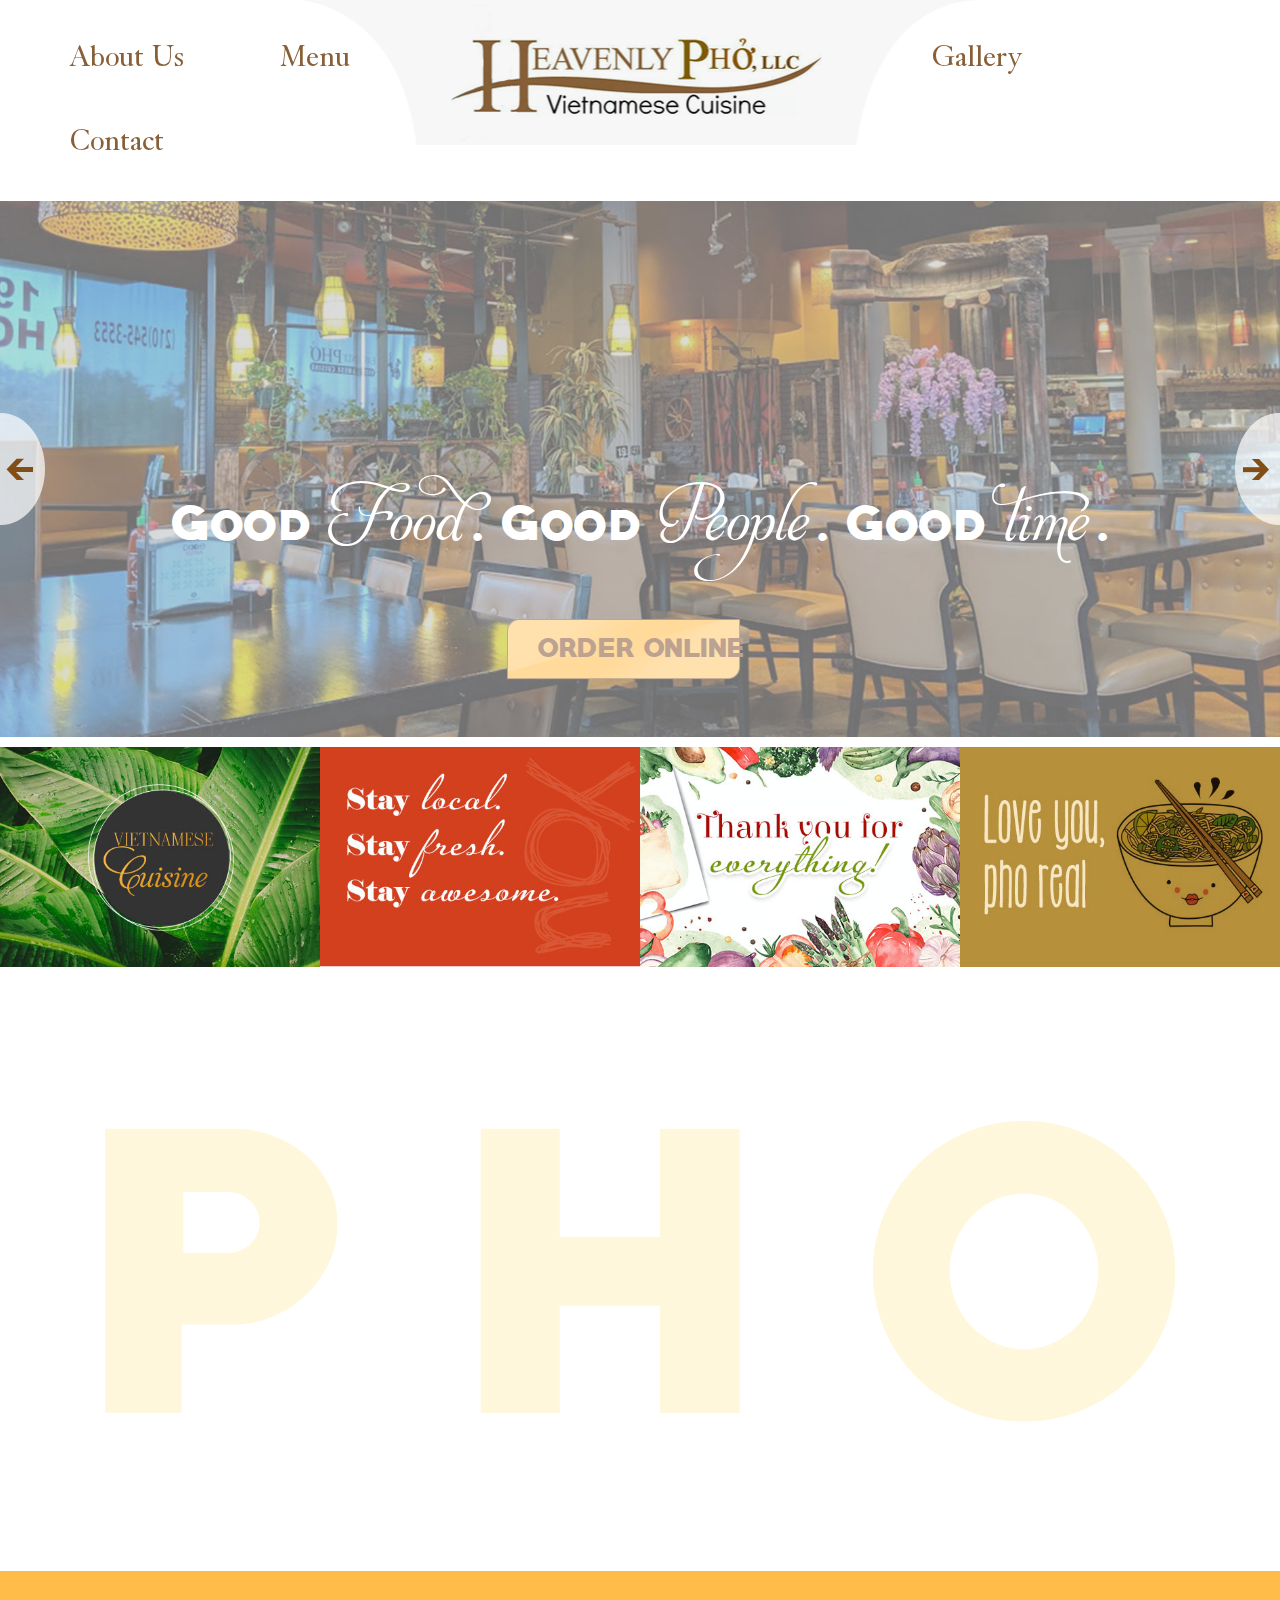
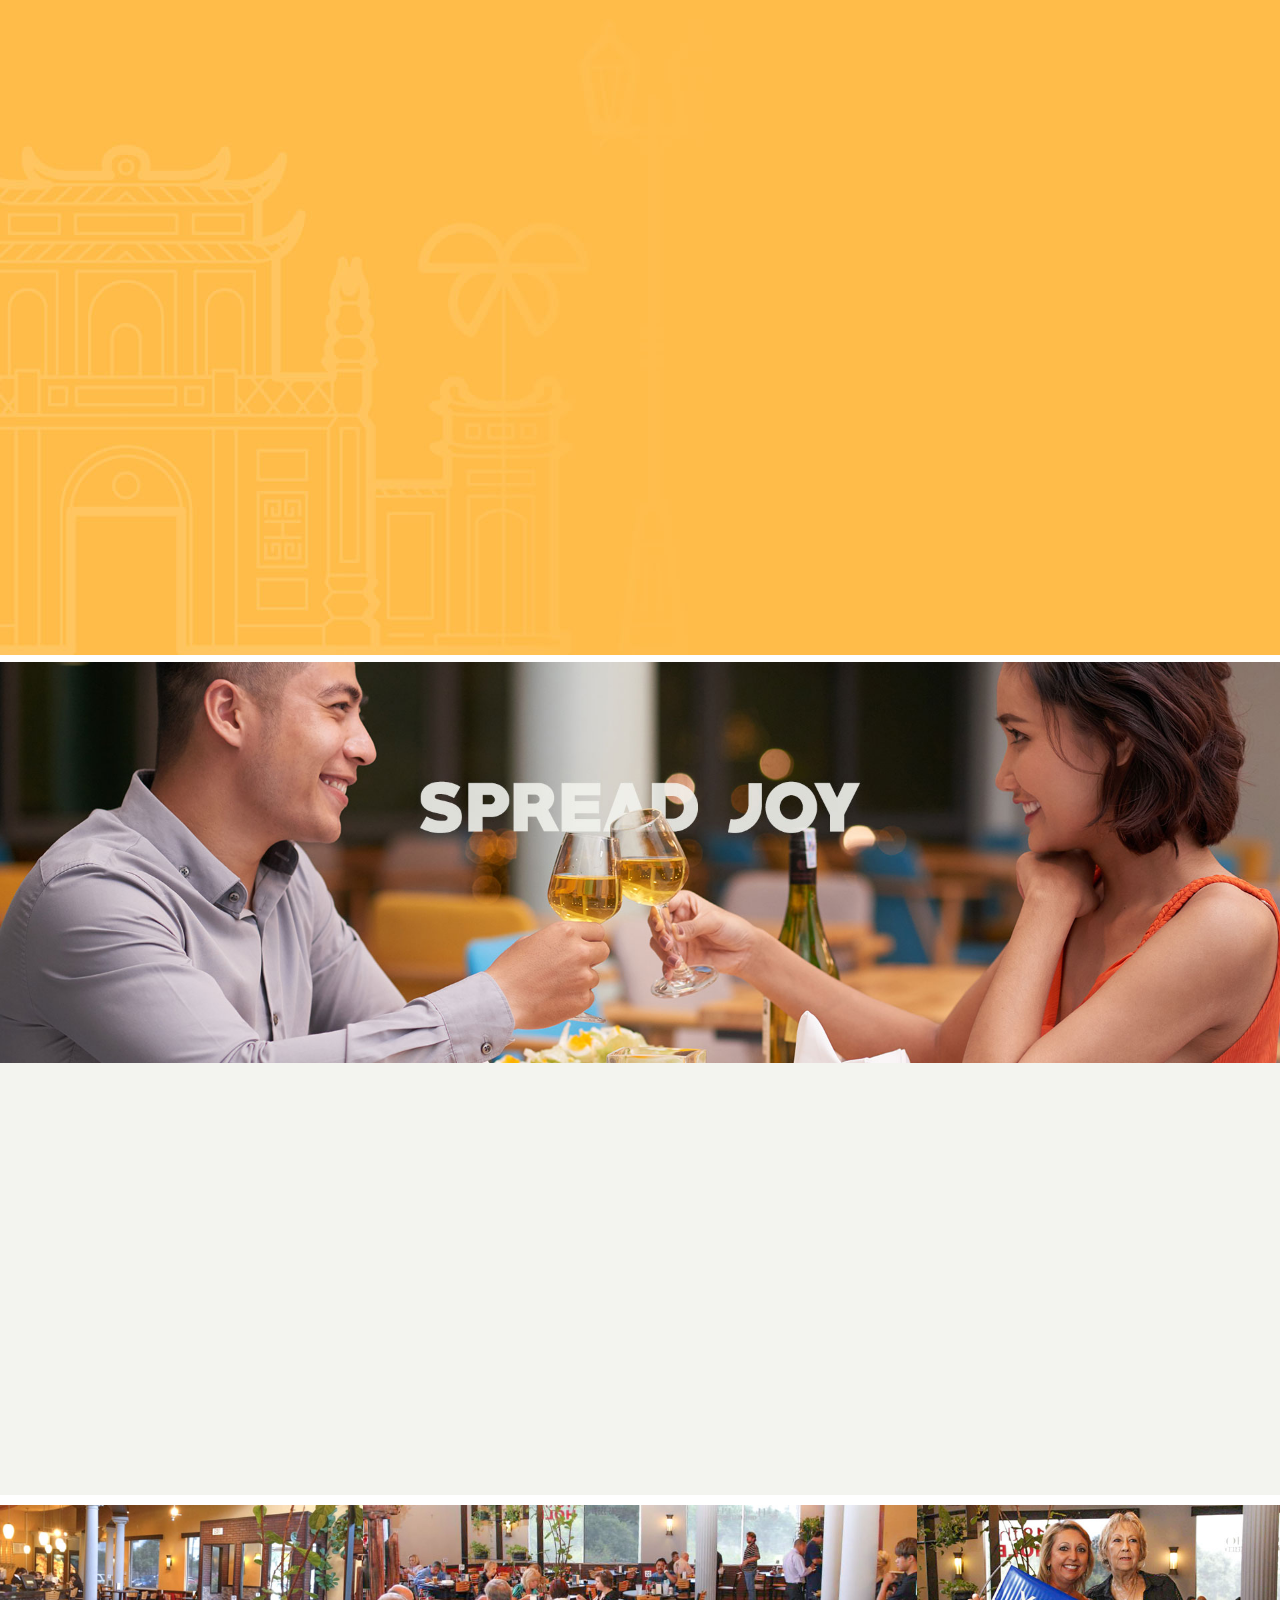
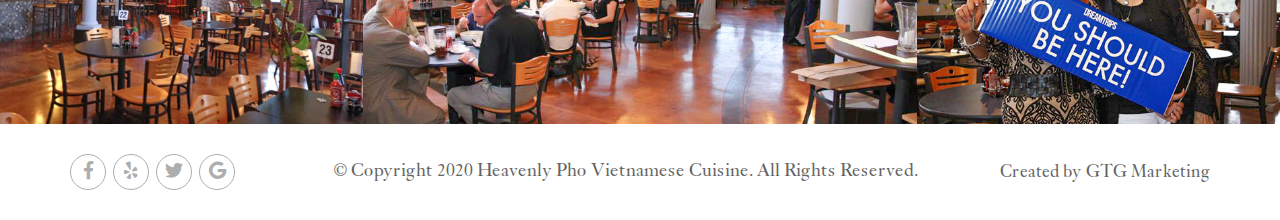
<file: public/index.html>
<!DOCTYPE html>
<html>

<head>
    <meta charset="utf-8">
    <meta http-equiv="X-UA-Compatible" content="IE=edge">
    <meta name="viewport" content="width=device-width, initial-scale=1, shrink-to-fit=no">
    <title></title>
    <link rel="stylesheet" href="">
    <!-- bootstrap -->
    <link rel="stylesheet" type="text/css" href="lib/animate.css">
    <link rel="stylesheet" type="text/css" href="lib/bootstrap/bootstrap.min.css">
    <link rel="stylesheet" type="text/css" href="lib/bootstrap/nomalize.css">
    <!-- fancy box -->
    <link rel="stylesheet" type="text/css" href="lib/fancybox/dist/jquery.fancybox.min.css">
    <!-- flexsilder -->
    <link rel="stylesheet" href="lib/flexslider/flexslider.css">
    <!-- font -->
    <link rel="stylesheet" href="lib/fontawesome/css/all.css">
    <!-- scroll bar -->
    <link rel="stylesheet" href="lib/scrollbar/jquery.mCustomScrollbar.min.css">
    <!-- slick -->
    <link rel="stylesheet" type="text/css" href="lib/slick/disk/slick.css" />
    <link rel="stylesheet" type="text/css" href="lib/slick/disk/slick-theme.css" />
    <!-- css -->
    <link rel="stylesheet" type="text/css" href="lib/animate.css">
    <link rel="stylesheet" type="text/css" href="css/mystyle.css">
    <link rel="stylesheet" type="text/css" href="css/customer.css">
    <link rel="stylesheet" type="text/css" href="css/responsive.css">
</head>

<body>
    <header>
        <div id="header-page">
            <div class="sticky">
                <div class="container">
                    <div class="row">
                        <div class="col-xl-12 col-12">
                            <div class="wrap-menu">
                                <div class="logo">
                                    <a href="#" class="logo-desktop"><img src="images/logo.png" alt=""></a>
                                    <a href="#" class="logo-mobile"><img src="images/logo-mobile.jpg" alt=""></a>
                                </div>
                                <div class="wrap-header-menu">
                                    <div class="navbar-collapse navbar-menu-mobile" id="myNavbar">
                                        <div class="navbar-sticky">
                                            <ul class="nav navbar-nav" id="nav-scrollbar">
                                                <li class="active"><a href="index.html">About Us</a></li>
                                                <li><a href="special.html">Menu</a></li>
                                                <li><a href="gallery.html">Gallery</a></li>
                                                <li><a href="contact.html">Contact</a></li>
                                            </ul>
                                        </div>
                                    </div>
                                </div>
                                <div class="navbar-button">
                                    <button type="button" class="button-sticky">
                                        <span class="icon-bar top-bar"></span>
                                        <span class="icon-bar  middle-bar"></span>
                                        <span class="icon-bar bottom-bar"></span>
                                    </button>
                                </div>
                            </div>
                        </div>
                    </div>
                </div>
            </div>
            <div class="banner-slide">
                <div class="flexslider">
                    <ul class="slides">
                        <li>
                            <div class="img-slide wow fadeInLeft">
                                <img class="banner-desktop" src="images/banner-slide1.jpg" alt="">
                                <img class="banner-mobile" src="images/banner-mobile-slide1.jpg" alt="">
                            </div>
                            <div class="text-slide wow fadeInRight">
                                <p>Good <span>Food</span>. Good <span>People</span>. Good <span>Time</span>.</p>
                                <div class="oreder-online">
                                    <a href="">Order Online</a>
                                </div>
                            </div>
                        </li>
                        <li>
                            <div class="img-slide wow fadeInLeft">
                                <img class="banner-desktop" src="images/banner-slide2.jpg" alt="">
                                <img class="banner-mobile" src="images/banner-mobile-slide1.jpg" alt="">
                            </div>
                            <div class="text-slide wow fadeInRight">
                                <p>Good <span>Food</span>. Good <span>People</span>. Good <span>Time</span>.</p>
                                <div class="oreder-online">
                                    <a href="">Order Online</a>
                                </div>
                            </div>
                        </li>
                        <li>
                            <div class="img-slide wow fadeInLeft">
                                <img class="banner-desktop" src="images/banner-slide2.jpg" alt="">
                                <img class="banner-mobile" src="images/banner-mobile-slide1.jpg" alt="">
                            </div>
                            <div class="text-slide wow fadeInRight">
                                <p>Good <span>Food</span>. Good <span>People</span>. Good <span>Time</span>.</p>
                                <div class="oreder-online">
                                    <a href="">Order Online</a>
                                </div>
                            </div>
                        </li>
                    </ul>
                    <div class="btn-flex">
                        <a href="" class="flex-prev">
                            <div class="img-flex-prev"></div>
                        </a>
                        <a href="" class="flex-next">
                            <div class="img-flex-next"></div>
                        </a>
                    </div>
                </div>
            </div>
        </div>
    </header>
    <main>
        <div id="page-home">
            <div class="block-qoute-img">
                <div class="qoute-img qoute-1 wow fadeInDown">
                    <img src="images/block-adv1.jpg" alt="">
                </div>
                <div class="qoute-img qoute-2 wow fadeInDown" data-wow-delay="0.5s">
                    <img src="images/block-adv2.jpg" alt="">
                </div>
                <div class="qoute-img qoute-3 wow fadeInDown" data-wow-delay="0.75s">
                    <img src="images/block-adv3.jpg" alt="">
                </div>
                <div class="qoute-img qoute-4 wow fadeInDown" data-wow-delay="1s">
                    <img src="images/block-adv4.jpg" alt="">
                </div>
            </div>
            <div class="about-home">
                <div class="container">
                    <div class="bg-about-home">
                        <div class="row">
                            <div class="col-xl-4 col-lg-4 col-md-12 col-12">
                                <div class="about-home__left wow fadeInLeft" data-wow-delay="0.25s">
                                    <div class="home-left__title">
                                        <h4>Heavenly Pho</h4>
                                        <p>Vietnamese Cuisine</p>
                                    </div>
                                    <div class="home-left__content">
                                        <p>Food – A little slice of Heaven. If anyone is switching up to try something new or looking for authentic Asian cuisines in San Antonio, Heavenly Pho is definitely a go-to spot to check out. From Vietnamese to Chinese,
                                            Thai, our extremely diverse menu has so many incredible dishes and flavors for you to choose from.</p>
                                    </div>
                                </div>
                            </div>
                            <div class="col-xl-4 col-lg-4 col-md-12 col-12">
                                <div class="about-home__center wow fadeInDown" data-wow-delay="0.75s">
                                    <img src="images/topho.png" alt="">
                                </div>
                            </div>
                            <div class="col-xl-4 col-lg-4 col-md-12 col-12">
                                <div class="about-home__right wow fadeInRight" data-wow-delay="0.25s">
                                    <p>Running as a family-owned business, we’re proud to have the courteous and attentive staff, who always deliver top-notch services. Our masterful chefs promise to offer you the best dishes with only the fresh ingredients,
                                        which satisfying every gastronome, even the picky ones. In order to make clients feel comfortable whenever they get here, the place is spaciously designed and tastefully arranged. All of the spectacular things will
                                        make your experience one of the most memorable. </p>
                                </div>
                            </div>
                        </div>
                    </div>
                </div>
            </div>
            <div class="feature-item">
                <div class="container">
                    <div class="row">
                        <div class="col-xl-12 col-12">
                            <div class="feature-item__title wow bounceIn">
                                <h4>FEATURED <span>Item</span></h4>
                            </div>
                        </div>
                    </div>
                    <div class="row feature-item__slick wow bounceInDown" data-wow-delay="0.25s">
                        <div class="col-xl-3 col-lg-3 col-md-3 col-12">
                            <div class="item-slick__img">
                                <img src="images/asian-chicken.png" alt="">
                            </div>
                            <div class="item-slide__title">
                                <h4>Asian chicken wings</h4>
                            </div>
                        </div>
                        <div class="col-xl-3 col-lg-3 col-md-3 col-12">
                            <div class="item-slick__img">
                                <img src="images/grilled-beef.png" alt="">
                            </div>
                            <div class="item-slide__title">
                                <h4>Grilled beef shrimp and egg rolls</h4>
                            </div>
                        </div>
                        <div class="col-xl-3 col-lg-3 col-md-3 col-12">
                            <div class="item-slick__img">
                                <img src="images/hot-soup.png" alt="">
                            </div>
                            <div class="item-slide__title">
                                <h4>Hot and sour soup</h4>
                            </div>
                        </div>
                        <div class="col-xl-3 col-lg-3 col-md-3 col-12">
                            <div class="item-slick__img">
                                <img src="images/vn-chicken.png" alt="">
                            </div>
                            <div class="item-slide__title">
                                <h4>Vietnamese roasted chicken</h4>
                            </div>
                        </div>
                        <div class="col-xl-3 col-lg-3 col-md-3 col-12">
                            <div class="item-slick__img">
                                <img src="images/hot-soup.png" alt="">
                            </div>
                            <div class="item-slide__title">
                                <h4>Hot and sour soup</h4>
                            </div>
                        </div>
                    </div>
                </div>
            </div>
            <div class="spread-joy">
                <div class="spread-joy__img">
                    <img class="spread-desktop" src="images/spred-img.jpg" alt="">
                    <img class="spread-mobile" src="images/spred-img-mobile.jpg" alt="">
                </div>
            </div>
            <div class="testimo ">
                <div class="container">
                    <div class="bg-testimo wow fadeInDownBig">
                        <div class="row">
                            <div class="col-xl-12 col-md-12 col-12">
                                <div class="testimo__slick">
                                    <div class="testimo-item">
                                        <div class="testimo-content">
                                            <p>Great food here. We have been here several times during work and have never had a bad experience. Several of our employees are vegetarians and there is plenty of choices for them. We will keep coming back any
                                                time we want some good Pho.</p>
                                        </div>
                                        <div class="testimo-auth">
                                            <p>tracy r.</p>
                                        </div>
                                    </div>
                                    <div class="testimo-item">
                                        <div class="testimo-content">
                                            <p>Great food here. We have been here several times during work and have never had a bad experience. Several of our employees are vegetarians and there is plenty of choices for them. We will keep coming back any
                                                time we want some good Pho.</p>
                                        </div>
                                        <div class="testimo-auth">
                                            <p>tracy r.</p>
                                        </div>
                                    </div>
                                </div>
                                <div class="btn-slick">
                                    <a href="" class="btn-prev"></a>
                                    <a href="" class="btn-next"></a>
                                </div>
                            </div>
                        </div>
                    </div>
                </div>
            </div>
        </div>
    </main>
    <footer>
        <div id="footer">
            <div class="footer-top">
                <div class="footer-top__img">
                    <div class="top-img top-img1">
                        <img src="images/footer-top-1.jpg" alt="">
                    </div>
                    <div class="top-img top-img2">
                        <img src="images/footer-top-2.jpg" alt="">
                    </div>
                    <div class="top-img top-img3">
                        <img src="images/footer-top-3.jpg" alt="">
                    </div>
                </div>
            </div>
            <div class="footer-bottom">
                <div class="container">
                    <div class="row">
                        <div class="col-xl-2 col-lg-2 col-md-12 col-12">
                            <div class="footer-social">
                                <ul>
                                    <li><a href="" target="_blank"><i class="fab fa-facebook-f"></i></a></li>
                                    <li><a href="" target="_blank"><i class="fab fa-yelp"></i></a></li>
                                    <li><a href="" target="_blank"><i class="fab fa-twitter"></i></a></li>
                                    <li><a href="" target="_blank"><i class="fab fa-google"></i></a></li>
                                </ul>
                            </div>
                        </div>
                        <div class="col-xl-7 col-lg-7 col-md-12 col-12">
                            <div class="footer-copyright">
                                <p>© Copyright 2020 Heavenly Pho Vietnamese Cuisine. All Rights Reserved.</p>
                            </div>
                        </div>
                        <div class="col-xl-3 col-lg-3 col-md-12 col-12">
                            <div class="footer-create">
                                <p>Created by <a href="">GTG Marketing</a></p>
                            </div>
                        </div>
                    </div>
                </div>
            </div>
        </div>
    </footer>
</body>
<!-- jquery -->
<script type="text/javascript" src="lib/jquery-3.4.1.min.js"></script>
<script type="text/javascript" src="lib/jquery-migrate-3.1.0.js"></script>
<!-- bootstrap -->
<script type="text/javascript" src="lib/bootstrap/bootstrap.min.js"></script>
<!-- fancy box -->
<script type="text/javascript" src="lib/fancybox/dist/jquery.fancybox.min.js"></script>
<!-- flex-slider -->
<script type="text/javascript" src="lib/flexslider/jquery.flexslider.js"></script>
<!-- slick -->
<script type="text/javascript" src="lib/slick/disk/slick.min.js"></script>
<!-- wow -->
<script type="text/javascript" src="lib/wow.min.js"></script>
<!-- lazy js -->
<script type="text/javascript" src="lib/jquery.lazy.min.js"></script>
<!-- main js -->
<script type="text/javascript" src="js/myscript.js"></script>
<script>
    new WOW().init();
</script>

</html>
</file>
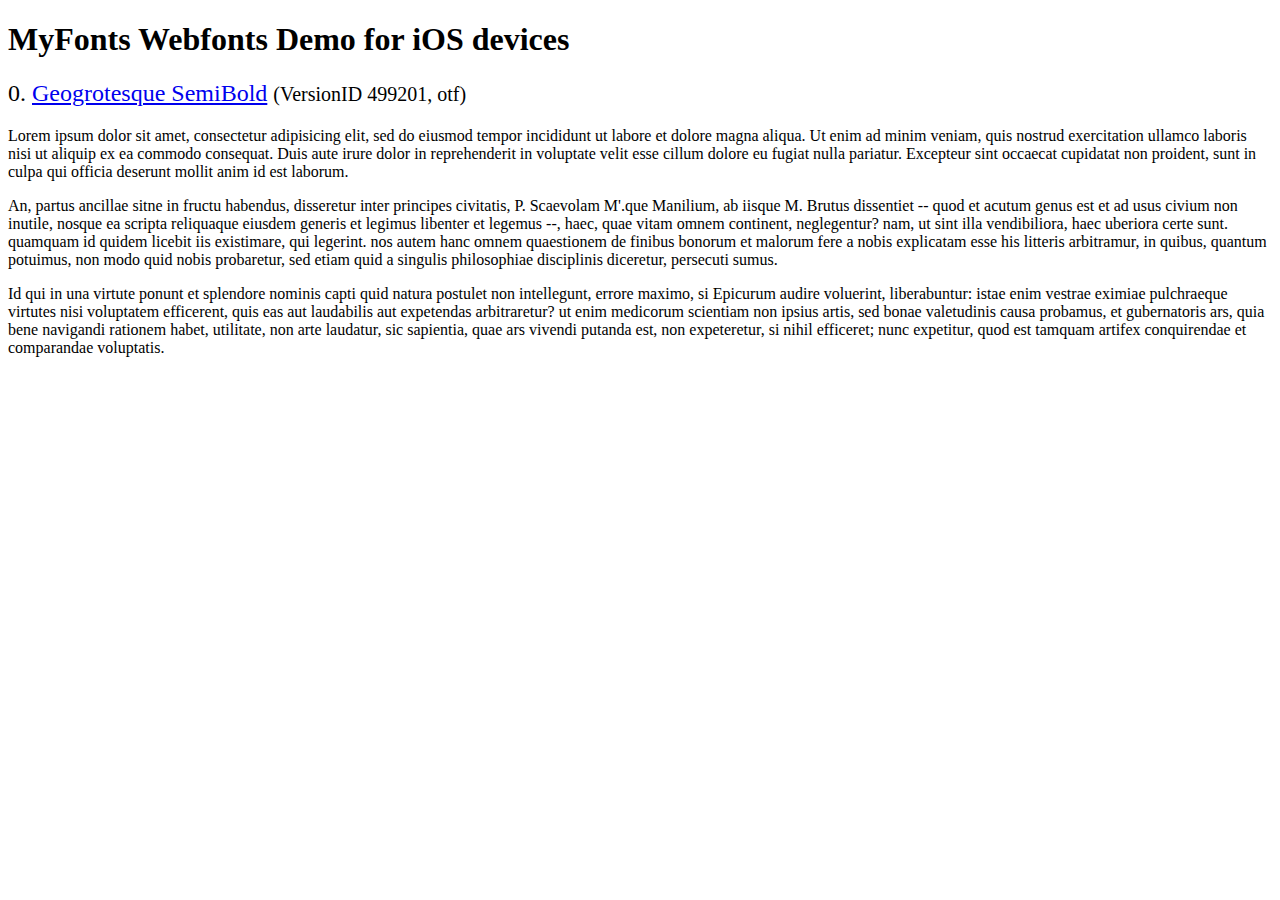
<file: public/lib/flexslider/demo/fonts/webfonts/geo-semibold/svg/index.html>
<!DOCTYPE html>
<html>
<head>
<title>MyFonts Webfonts Demo for iOS devices</title>
<meta http-equiv="content-type" content="text/html; charset=utf-8" />

<style type="text/css" media="all">

	h2 {
		 font-weight:normal;
	}

		
	@font-face {
		font-family:"Geogrotesque-SemiBold";
		src:url("style_169898.svg#Geogrotesque-SemiBold") format("svg");
	}
	
	.webfont_0 {
		font-family: Geogrotesque-SemiBold;
	}
		
</style>

</head>

<body>

<h1>MyFonts Webfonts Demo for iOS devices</h1>


<h2>0. <span class='webfont_0'><a href='http://new.myfonts.com/search/style::169898/'>Geogrotesque SemiBold</a></span>
<small>(VersionID 499201, otf)</small>
</h2>

<p class='webfont_0'>Lorem ipsum dolor sit amet, consectetur adipisicing elit, sed do eiusmod tempor incididunt ut labore et dolore magna aliqua. Ut enim ad minim veniam, quis nostrud exercitation ullamco laboris nisi ut aliquip ex ea commodo consequat. Duis aute irure dolor in reprehenderit in voluptate velit esse cillum dolore eu fugiat nulla pariatur. Excepteur sint occaecat cupidatat non proident, sunt in culpa qui officia deserunt mollit anim id est laborum.</p>

<p class='webfont_0'>An, partus ancillae sitne in fructu habendus, disseretur inter principes civitatis, P. Scaevolam M'.que Manilium, ab iisque M. Brutus dissentiet -- quod et acutum genus est et ad usus civium non inutile, nosque ea scripta reliquaque eiusdem generis et legimus libenter et legemus --, haec, quae vitam omnem continent, neglegentur? nam, ut sint illa vendibiliora, haec uberiora certe sunt. quamquam id quidem licebit iis existimare, qui legerint. nos autem hanc omnem quaestionem de finibus bonorum et malorum fere a nobis explicatam esse his litteris arbitramur, in quibus, quantum potuimus, non modo quid nobis probaretur, sed etiam quid a singulis philosophiae disciplinis diceretur, persecuti sumus.</p>

<p class='webfont_0'>Id qui in una virtute ponunt et splendore nominis capti quid natura postulet non intellegunt, errore maximo, si Epicurum audire voluerint, liberabuntur: istae enim vestrae eximiae pulchraeque virtutes nisi voluptatem efficerent, quis eas aut laudabilis aut expetendas arbitraretur? ut enim medicorum scientiam non ipsius artis, sed bonae valetudinis causa probamus, et gubernatoris ars, quia bene navigandi rationem habet, utilitate, non arte laudatur, sic sapientia, quae ars vivendi putanda est, non expeteretur, si nihil efficeret; nunc expetitur, quod est tamquam artifex conquirendae et comparandae voluptatis.</p>




</body>
</html>
</file>
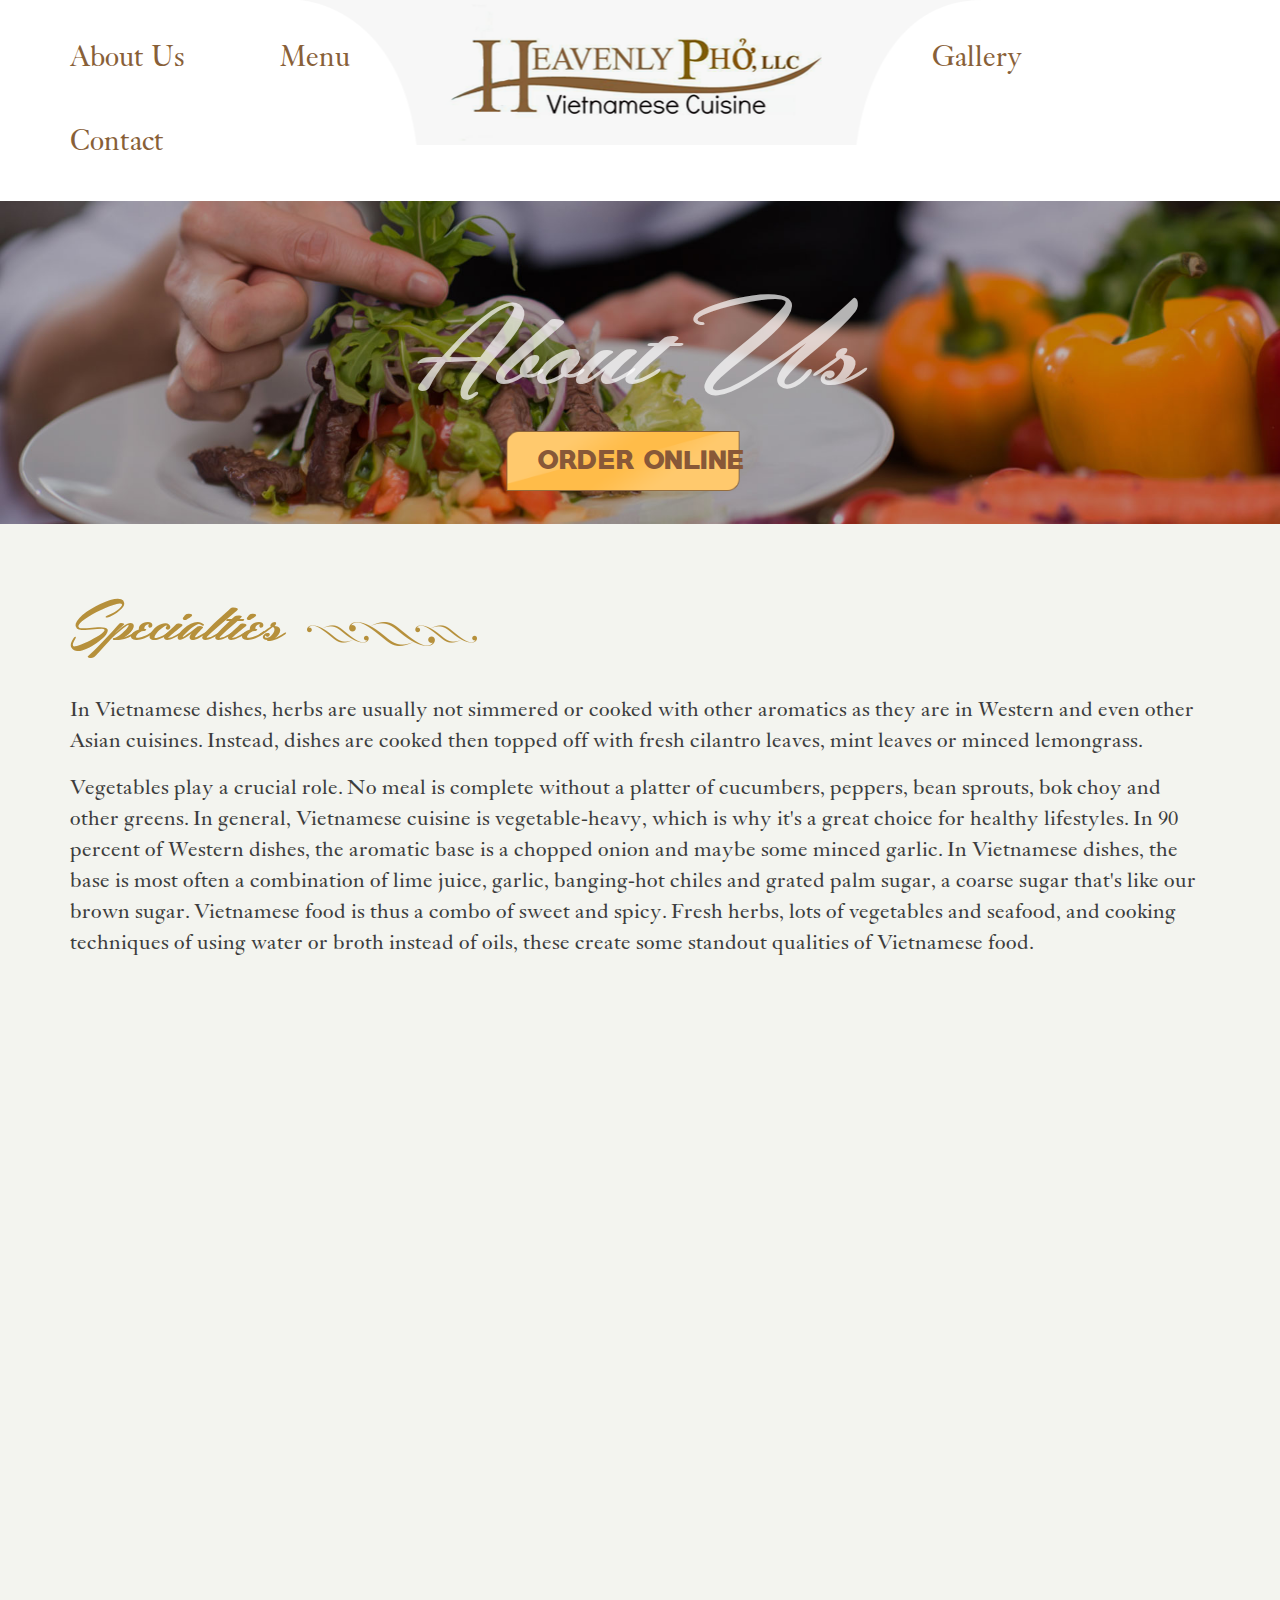
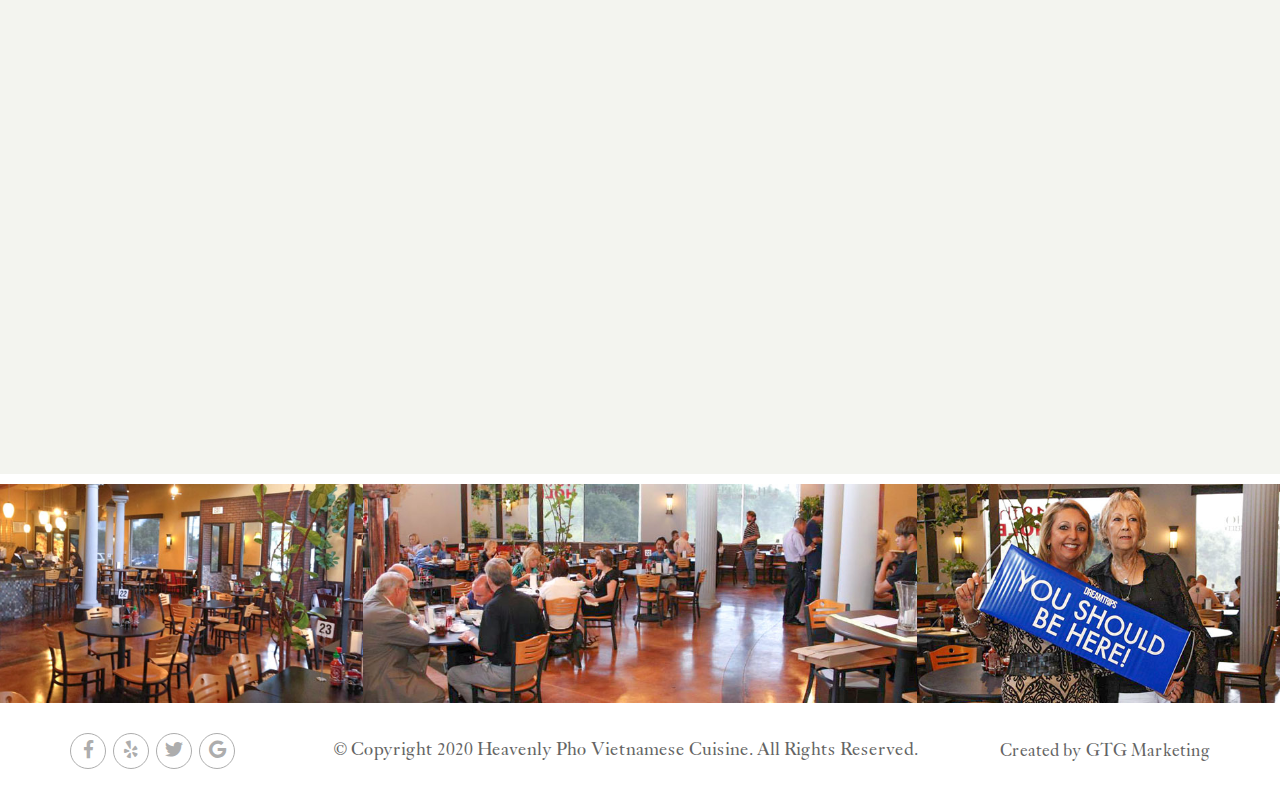
<file: public/about.html>
<!DOCTYPE html>
<html>

<head>
    <meta charset="utf-8" />
    <meta http-equiv="X-UA-Compatible" content="IE=edge" />
    <meta name="viewport" content="width=device-width, initial-scale=1, shrink-to-fit=no" />
    <title></title>
    <link rel="stylesheet" href="" />
    <!-- bootstrap -->
    <link rel="stylesheet" type="text/css" href="lib/animate.css" />
    <link rel="stylesheet" type="text/css" href="lib/bootstrap/bootstrap.min.css" />
    <link rel="stylesheet" type="text/css" href="lib/bootstrap/nomalize.css" />
    <!-- fancy box -->
    <link rel="stylesheet" type="text/css" href="lib/fancybox/dist/jquery.fancybox.min.css" />
    <!-- flexsilder -->
    <link rel="stylesheet" href="lib/flexslider/flexslider.css" />
    <!-- font -->
    <link rel="stylesheet" href="lib/fontawesome/css/all.css" />
    <!-- scroll bar -->
    <link rel="stylesheet" href="lib/scrollbar/jquery.mCustomScrollbar.min.css" />
    <!-- slick -->
    <link rel="stylesheet" type="text/css" href="lib/slick/disk/slick.css" />
    <link rel="stylesheet" type="text/css" href="lib/slick/disk/slick-theme.css" />
    <!-- css -->
    <link rel="stylesheet" type="text/css" href="lib/animate.css" />
    <link rel="stylesheet" type="text/css" href="css/mystyle.css" />
    <link rel="stylesheet" type="text/css" href="css/customer.css" />
    <link rel="stylesheet" type="text/css" href="css/responsive.css" />
</head>

<body>
    <header>
        <div id="header-page">
            <div class="sticky">
                <div class="container">
                    <div class="row">
                        <div class="col-xl-12 col-12">
                            <div class="wrap-menu">
                                <div class="logo">
                                    <a href="#" class="logo-desktop"><img src="images/logo.png" alt="" /></a>
                                    <a href="#" class="logo-mobile"><img src="images/logo-mobile.jpg" alt="" /></a>
                                </div>
                                <div class="wrap-header-menu">
                                    <div class="navbar-collapse navbar-menu-mobile" id="myNavbar">
                                        <div class="navbar-sticky">
                                            <ul class="nav navbar-nav" id="nav-scrollbar">
                                                <li class="active">
                                                    <a href="index.html">About Us</a>
                                                </li>
                                                <li><a href="special.html">Menu</a></li>
                                                <li><a href="gallery.html">Gallery</a></li>
                                                <li><a href="contact.html">Contact</a></li>
                                            </ul>
                                        </div>
                                    </div>
                                </div>
                                <div class="navbar-button">
                                    <button type="button" class="button-sticky">
                                        <span class="icon-bar top-bar"></span>
                                        <span class="icon-bar middle-bar"></span>
                                        <span class="icon-bar bottom-bar"></span>
                                    </button>
                                </div>
                            </div>
                        </div>
                    </div>
                </div>
            </div>
            <div class="banner-page">
                <div class="img-banner">
                    <img src="images/banner-about.jpg" alt="" />
                </div>
                <div class="title-page">
                    <p>About Us</p>
                </div>
                <div class="oreder-online">
                    <a href="">Order Online</a>
                </div>
            </div>
        </div>
    </header>
    <main>
        <div id="page-about">
            <div class="container">
                <div class="row">
                    <div class="col-xl-12 col-12">
                        <div class="about-special">
                            <div class="about-special__title wow fadeInDown">
                                <h4>Specialties</h4>
                            </div>
                            <div class="about-special__content wow fadeInDown" data-wow-delay="0.5s">
                                <p>
                                    In Vietnamese dishes, herbs are usually not simmered or
                                    cooked with other aromatics as they are in Western and even
                                    other Asian cuisines. Instead, dishes are cooked then topped
                                    off with fresh cilantro leaves, mint leaves or minced
                                    lemongrass.
                                </p>
                                <p>
                                    Vegetables play a crucial role. No meal is complete without
                                    a platter of cucumbers, peppers, bean sprouts, bok choy and
                                    other greens. In general, Vietnamese cuisine is
                                    vegetable-heavy, which is why it's a great choice for
                                    healthy lifestyles. In 90 percent of Western dishes, the
                                    aromatic base is a chopped onion and maybe some minced
                                    garlic. In Vietnamese dishes, the base is most often a
                                    combination of lime juice, garlic, banging-hot chiles and
                                    grated palm sugar, a coarse sugar that's like our brown
                                    sugar. Vietnamese food is thus a combo of sweet and spicy.
                                    Fresh herbs, lots of vegetables and seafood, and cooking
                                    techniques of using water or broth instead of oils, these
                                    create some standout qualities of Vietnamese food.
                                </p>
                            </div>
                            <div class="about-special__content--img">
                                <div class="content__img--left wow fadeInLeft" data-wow-delay="0.5s">
                                    <img src="images/topho-about.png" alt="" />
                                </div>
                                <div class="content__img--center wow fadeInDown">
                                    <p>
                                        One of the healthiest and most delicious Vietnamese dishes
                                        is Pho (pronounced "fuh"), an aromatic & broth-based
                                        noodle soup full of antioxidant-packed spices. Pho is a
                                        Vietnamese noodle soup consisting of broth, rice noodles,
                                        herbs, and meats. It is one of the popular street food in
                                        Vietnam and the specialty of many restaurants around the
                                        world. Pho is served in a bowl with a specific cut of
                                        white rice noodles in clear beef broth, with slim cuts of
                                        beef (steak, fatty flank, lean flank, brisket...).
                                    </p>
                                </div>
                                <div class="content__img--right wow fadeInRight" data-wow-delay="0.75s">
                                    <img src="images/about-img-right.png" alt="" />
                                </div>
                            </div>
                        </div>
                        <div class="about-history">
                            <div class="about-history__title wow fadeInDown" data-wow-delay="0.5s">
                                <h4>History</h4>
                            </div>
                            <div class="about-history__content">
                                <div class="history-content__left wow fadeInLeft" data-wow-delay="0.75s">
                                    <p>
                                        Established in 2013.<br />
                                        Our restaurant precisely follows a family recipe passed
                                        down from parent to child for many generations. Recently,
                                        we have taken this recipe and enhanced it for large-scale
                                        production. We have refined it further to reduce fat
                                        content but retain the distinct flavors and aromas unique
                                        in Vietnamese Pho.
                                    </p>
                                </div>
                                <div class="history-content__right wow fadeInRight" data-wow-delay="0.75s">
                                    <img src="images/about-history-img.png" alt="" />
                                </div>
                            </div>
                        </div>
                        <div class="about-manager">
                            <div class="about-manager__title wow fadeInDown">
                                <h4>Meet the Manager</h4>
                            </div>
                            <div class="about-manager__content">
                                <div class="manager__content--name wow fadeIn" data-wow-delay="0.25s">
                                    <p>Phuong L., Manager</p>
                                </div>
                                <div class="manager__content--said wow fadeIn" data-wow-delay="0.25s">
                                    <p>
                                        We have been in the restaurant business for over 15 years
                                        up to now. I have picked up many skills and recipes while
                                        working with my family at their restaurant. I also love to
                                        eat, but I'm a picky eater, and I can assure you that the
                                        food at Heavenly Pho is prepared to the highest
                                        standards.”
                                    </p>
                                </div>
                            </div>
                        </div>
                    </div>
                </div>
            </div>
        </div>
    </main>
    <footer>
        <div id="footer">
            <div class="footer-top">
                <div class="footer-top__img">
                    <div class="top-img top-img1">
                        <img src="images/footer-top-1.jpg" alt="" />
                    </div>
                    <div class="top-img top-img2">
                        <img src="images/footer-top-2.jpg" alt="" />
                    </div>
                    <div class="top-img top-img3">
                        <img src="images/footer-top-3.jpg" alt="" />
                    </div>
                </div>
            </div>
            <div class="footer-bottom">
                <div class="container">
                    <div class="row">
                        <div class="col-xl-2 col-lg-2 col-md-12 col-12">
                            <div class="footer-social">
                                <ul>
                                    <li>
                                        <a href="" target="_blank"><i class="fab fa-facebook-f"></i></a>
                                    </li>
                                    <li>
                                        <a href="" target="_blank"><i class="fab fa-yelp"></i></a>
                                    </li>
                                    <li>
                                        <a href="" target="_blank"><i class="fab fa-twitter"></i></a>
                                    </li>
                                    <li>
                                        <a href="" target="_blank"><i class="fab fa-google"></i></a>
                                    </li>
                                </ul>
                            </div>
                        </div>
                        <div class="col-xl-7 col-lg-7 col-md-12 col-12">
                            <div class="footer-copyright">
                                <p>
                                    © Copyright 2020 Heavenly Pho Vietnamese Cuisine. All Rights
                                    Reserved.
                                </p>
                            </div>
                        </div>
                        <div class="col-xl-3 col-lg-3 col-md-12 col-12">
                            <div class="footer-create">
                                <p>Created by <a href="">GTG Marketing</a></p>
                            </div>
                        </div>
                    </div>
                </div>
            </div>
        </div>
    </footer>
</body>
<!-- jquery -->
<script type="text/javascript" src="lib/jquery-3.4.1.min.js"></script>
<script type="text/javascript" src="lib/jquery-migrate-3.1.0.js"></script>
<!-- bootstrap -->
<script type="text/javascript" src="lib/bootstrap/bootstrap.min.js"></script>
<!-- fancy box -->
<script type="text/javascript" src="lib/fancybox/dist/jquery.fancybox.min.js"></script>
<!-- flex-slider -->
<script type="text/javascript" src="lib/flexslider/jquery.flexslider.js"></script>
<!-- slick -->
<script type="text/javascript" src="lib/slick/disk/slick.min.js"></script>
<!-- wow -->
<script type="text/javascript" src="lib/wow.min.js"></script>
<!-- lazy js -->
<script type="text/javascript" src="lib/jquery.lazy.min.js"></script>
<!-- main js -->
<script type="text/javascript" src="js/myscript.js"></script>
<script>
    new WOW().init();
</script>

</html>
</file>
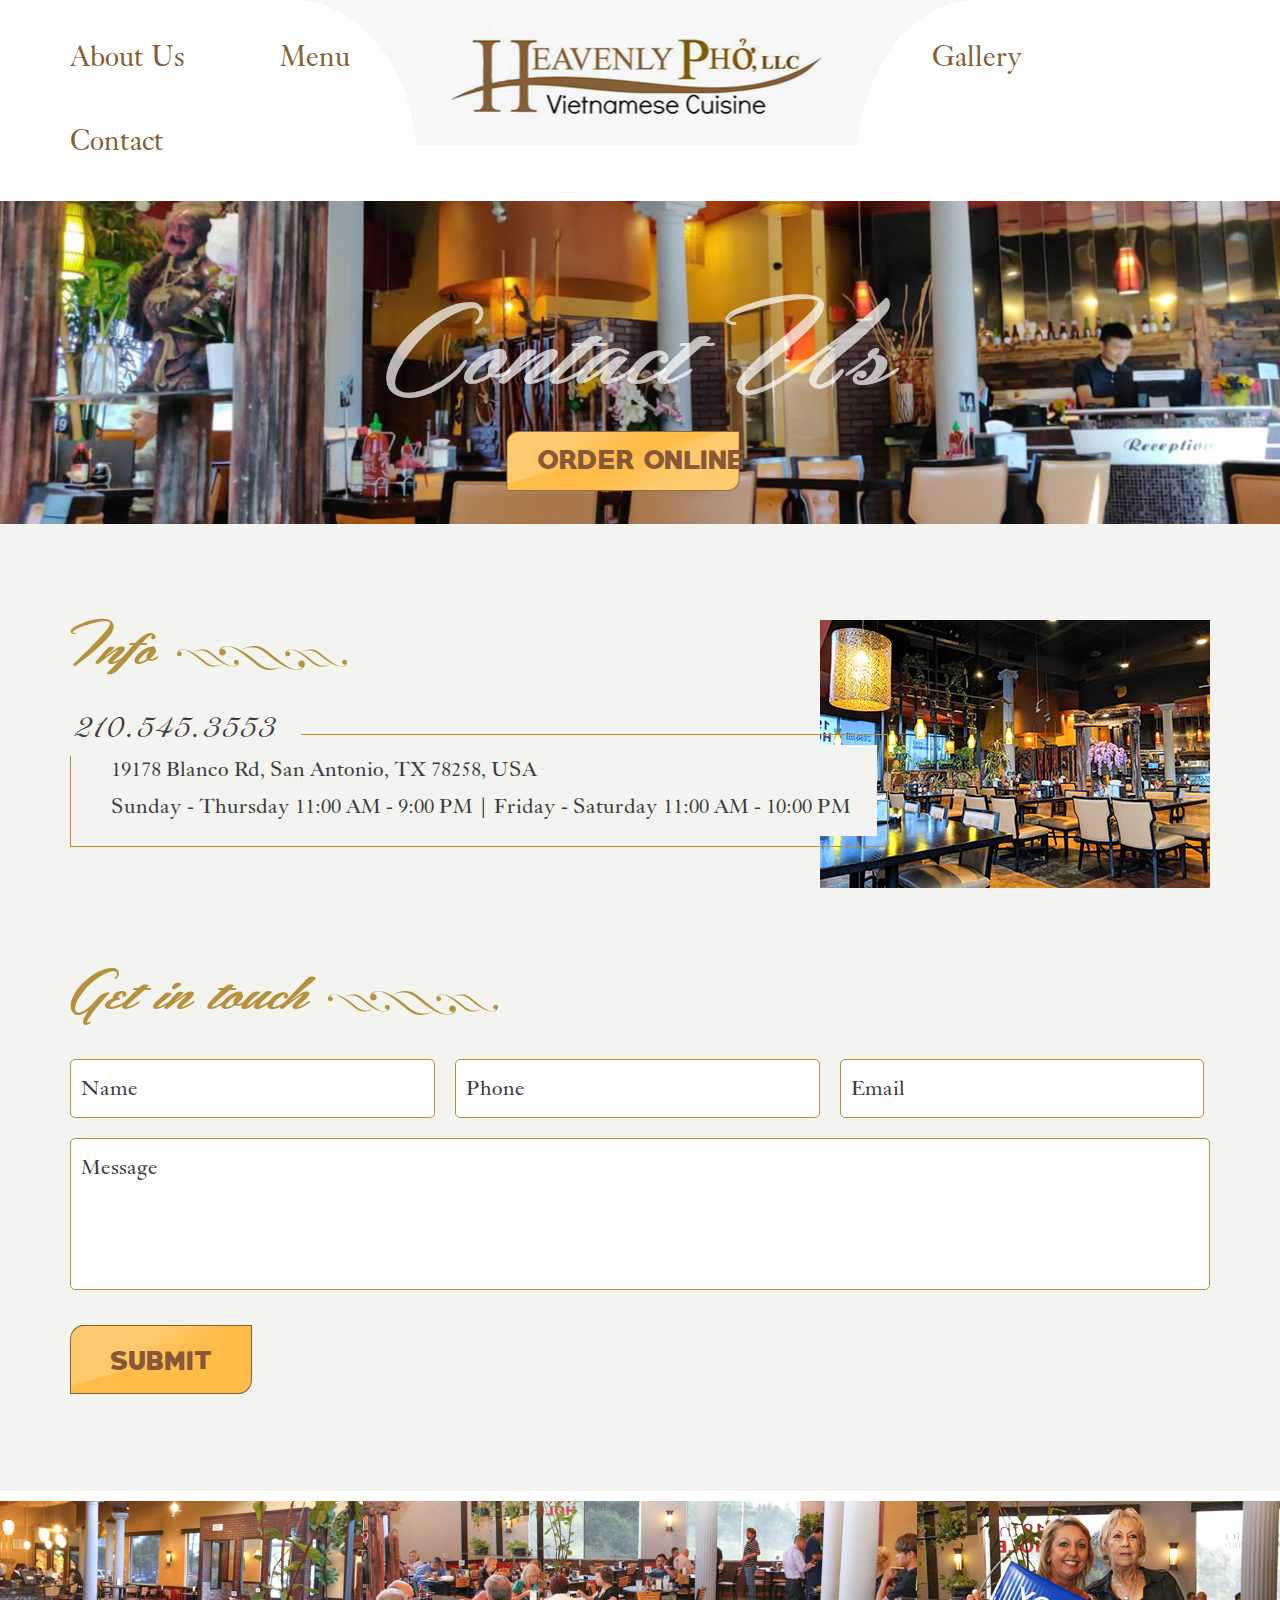
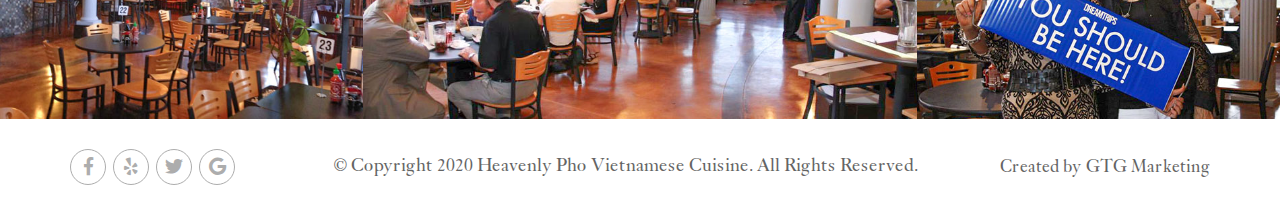
<file: public/contact.html>
<!DOCTYPE html>
<html>

<head>
    <meta charset="utf-8">
    <meta http-equiv="X-UA-Compatible" content="IE=edge">
    <meta name="viewport" content="width=device-width, initial-scale=1, shrink-to-fit=no">
    <title></title>
    <link rel="stylesheet" href="">
    <!-- bootstrap -->
    <link rel="stylesheet" type="text/css" href="lib/animate.css">
    <link rel="stylesheet" type="text/css" href="lib/bootstrap/bootstrap.min.css">
    <link rel="stylesheet" type="text/css" href="lib/bootstrap/nomalize.css">
    <!-- fancy box -->
    <link rel="stylesheet" type="text/css" href="lib/fancybox/dist/jquery.fancybox.min.css">
    <!-- flexsilder -->
    <link rel="stylesheet" href="lib/flexslider/flexslider.css">
    <!-- font -->
    <link rel="stylesheet" href="lib/fontawesome/css/all.css">
    <!-- scroll bar -->
    <link rel="stylesheet" href="lib/scrollbar/jquery.mCustomScrollbar.min.css">
    <!-- slick -->
    <link rel="stylesheet" type="text/css" href="lib/slick/disk/slick.css" />
    <link rel="stylesheet" type="text/css" href="lib/slick/disk/slick-theme.css" />
    <!-- css -->
    <link rel="stylesheet" type="text/css" href="lib/animate.css">
    <link rel="stylesheet" type="text/css" href="css/mystyle.css">
    <link rel="stylesheet" type="text/css" href="css/customer.css">
    <link rel="stylesheet" type="text/css" href="css/responsive.css">
</head>

<body>
    <header>
        <div id="header-page">
            <div class="sticky">
                <div class="container">
                    <div class="row">
                        <div class="col-xl-12 col-12">
                            <div class="wrap-menu">
                                <div class="logo">
                                    <a href="#" class="logo-desktop"><img src="images/logo.png" alt=""></a>
                                    <a href="#" class="logo-mobile"><img src="images/logo-mobile.jpg" alt=""></a>
                                </div>
                                <div class="wrap-header-menu">
                                    <div class="navbar-collapse navbar-menu-mobile" id="myNavbar">
                                        <div class="navbar-sticky">
                                            <ul class="nav navbar-nav" id="nav-scrollbar">
                                                <li class="active"><a href="index.html">About Us</a></li>
                                                <li><a href="special.html">Menu</a></li>
                                                <li><a href="gallery.html">Gallery</a></li>
                                                <li><a href="contact.html">Contact</a></li>
                                            </ul>
                                        </div>
                                    </div>
                                </div>
                                <div class="navbar-button">
                                    <button type="button" class="button-sticky">
                                        <span class="icon-bar top-bar"></span>
                                        <span class="icon-bar  middle-bar"></span>
                                        <span class="icon-bar bottom-bar"></span>
                                    </button>
                                </div>
                            </div>
                        </div>
                    </div>
                </div>
            </div>
            <div class="banner-page">
                <div class="img-banner">
                    <img src="images/banner-contact.jpg" alt="">
                </div>
                <div class="title-page">
                    <p>Contact Us</p>
                </div>
                <div class="oreder-online">
                    <a href="">Order Online</a>
                </div>
            </div>
        </div>
    </header>
    <main>
        <div id="page-contact">
            <div class="container">
                <div class="row">
                    <div class="col-xl-12 col-12">
                        <div class="contact-info">
                            <div class="contact-info__title wow fadeInDown">
                                <h4>Info</h4>
                            </div>
                            <div class="contact-info__content">
                                <div class="info-content__left wow fadeInLeft" data-wow-delay="0.5s">
                                    <div class="content-left__phone ">
                                        <a href="tel:+">210.545.3553</a>
                                    </div>
                                    <div class="content-left__add ">
                                        <ul>
                                            <li>19178 Blanco Rd, San Antonio, TX 78258, USA</li>
                                            <li>Sunday - Thursday 11:00 AM - 9:00 PM | Friday - Saturday 11:00 AM -
                                                10:00 PM </li>
                                        </ul>
                                    </div>
                                </div>
                                <div class="info-content__right wow fadeInRight" data-wow-delay="0.75s">
                                    <img src="images/contact-img.jpg" alt="">
                                </div>
                            </div>
                        </div>
                        <div class="contact-form">
                            <div class="contact-form__title">
                                <h4>Get in touch</h4>
                            </div>
                            <div class="contact-form__form">
                                <div class="name-contact">
                                    <input type="text" placeholder="Name">
                                </div>
                                <div class="phone-contact">
                                    <input type="tel" placeholder="Phone">
                                </div>
                                <div class="email-contact">
                                    <input type="email" placeholder="Email">
                                </div>
                                <div class="text-contact">
                                    <textarea name="" id="" cols="30" rows="4" placeholder="Message"></textarea>
                                </div>
                                <div class="submit-contact">
                                    <input type="submit" value="Submit">
                                </div>
                            </div>
                        </div>
                    </div>
                </div>
            </div>
        </div>
    </main>
    <footer>
        <div id="footer">
            <div class="footer-top">
                <div class="footer-top__img">
                    <div class="top-img top-img1">
                        <img src="images/footer-top-1.jpg" alt="">
                    </div>
                    <div class="top-img top-img2">
                        <img src="images/footer-top-2.jpg" alt="">
                    </div>
                    <div class="top-img top-img3">
                        <img src="images/footer-top-3.jpg" alt="">
                    </div>
                </div>
            </div>
            <div class="footer-bottom">
                <div class="container">
                    <div class="row">
                        <div class="col-xl-2 col-lg-2 col-md-12 col-12">
                            <div class="footer-social">
                                <ul>
                                    <li><a href="" target="_blank"><i class="fab fa-facebook-f"></i></a></li>
                                    <li><a href="" target="_blank"><i class="fab fa-yelp"></i></a></li>
                                    <li><a href="" target="_blank"><i class="fab fa-twitter"></i></a></li>
                                    <li><a href="" target="_blank"><i class="fab fa-google"></i></a></li>
                                </ul>
                            </div>
                        </div>
                        <div class="col-xl-7 col-lg-7 col-md-12 col-12">
                            <div class="footer-copyright">
                                <p>© Copyright 2020 Heavenly Pho Vietnamese Cuisine. All Rights Reserved.</p>
                            </div>
                        </div>
                        <div class="col-xl-3 col-lg-3 col-md-12 col-12">
                            <div class="footer-create">
                                <p>Created by <a href="">GTG Marketing</a></p>
                            </div>
                        </div>
                    </div>
                </div>
            </div>
        </div>
    </footer>
</body>
<!-- jquery -->
<script type="text/javascript" src="lib/jquery-3.4.1.min.js"></script>
<script type="text/javascript" src="lib/jquery-migrate-3.1.0.js"></script>
<!-- bootstrap -->
<script type="text/javascript" src="lib/bootstrap/bootstrap.min.js"></script>
<!-- fancy box -->
<script type="text/javascript" src="lib/fancybox/dist/jquery.fancybox.min.js"></script>
<!-- flex-slider -->
<script type="text/javascript" src="lib/flexslider/jquery.flexslider.js"></script>
<!-- slick -->
<script type="text/javascript" src="lib/slick/disk/slick.min.js"></script>
<!-- wow -->
<script type="text/javascript" src="lib/wow.min.js"></script>
<!-- lazy js -->
<script type="text/javascript" src="lib/jquery.lazy.min.js"></script>
<!-- main js -->
<script type="text/javascript" src="js/myscript.js"></script>
<script>
    new WOW().init();
</script>

</html>
</file>
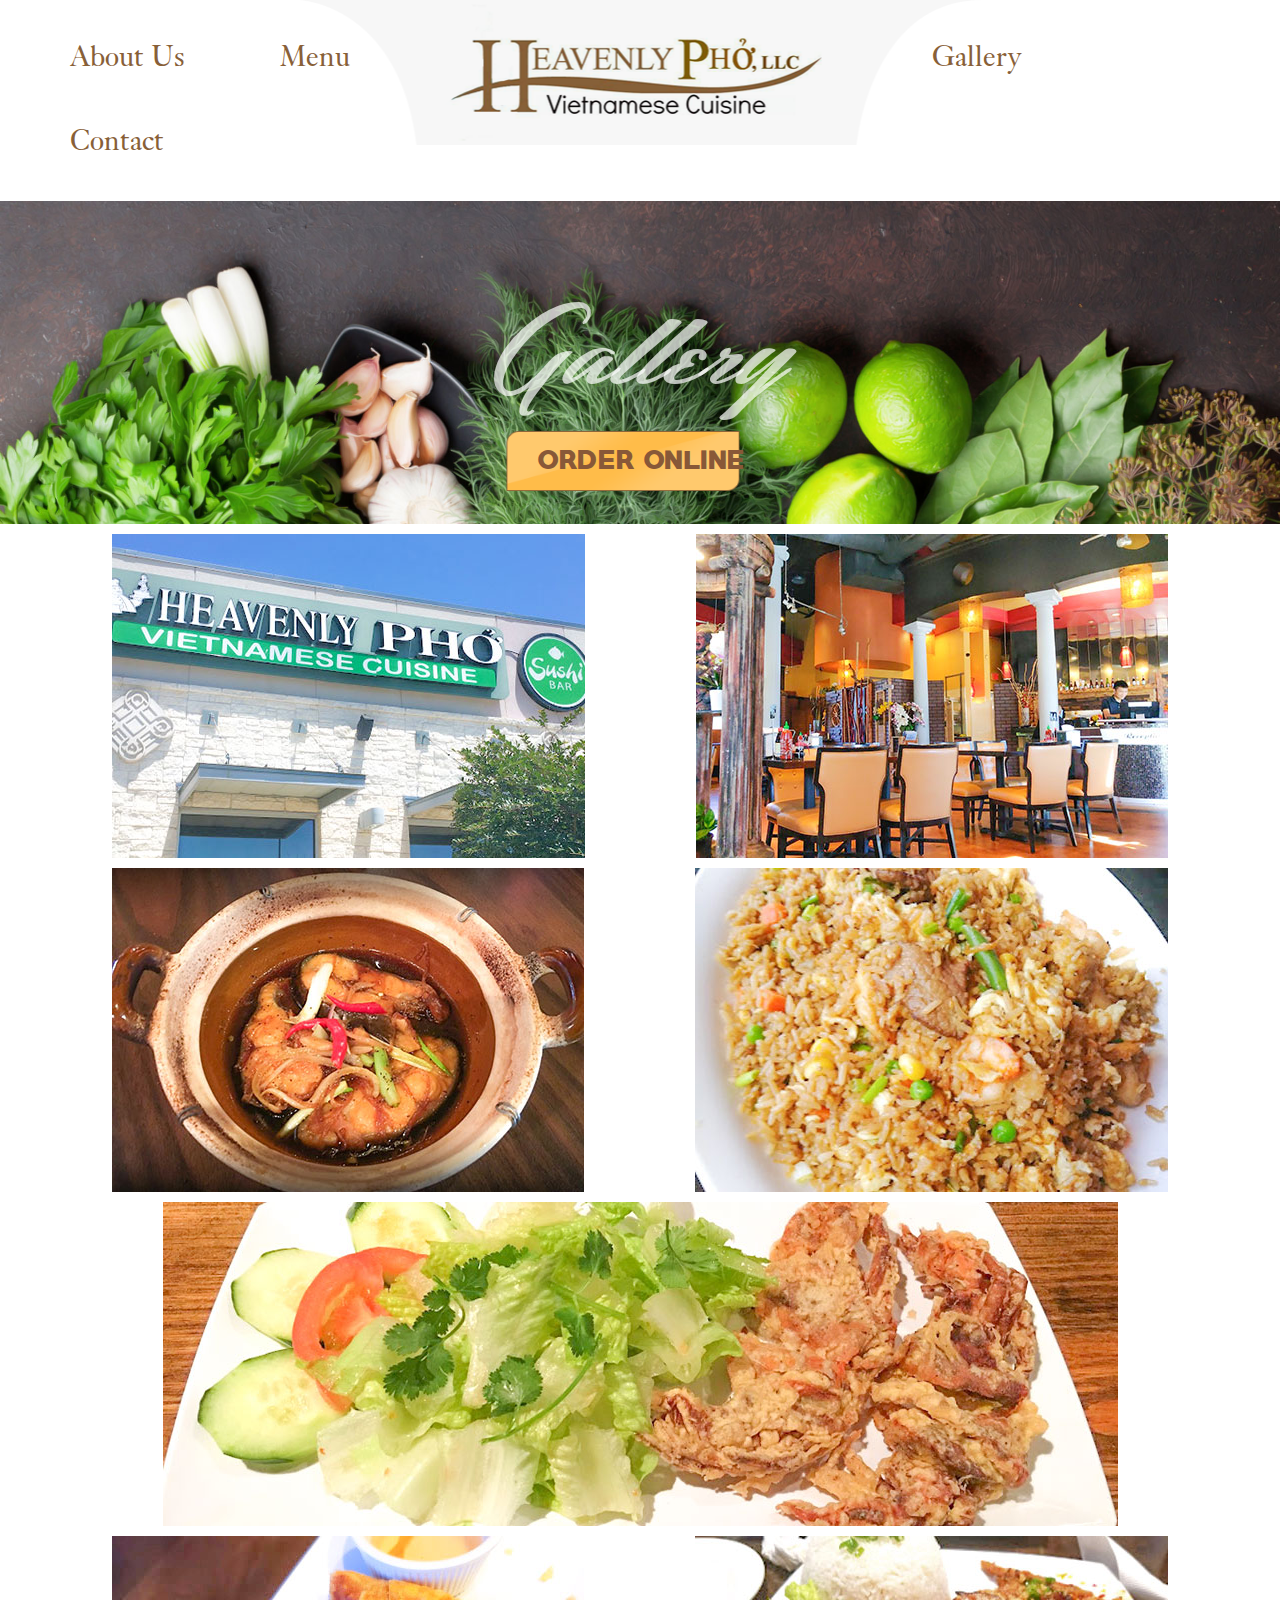
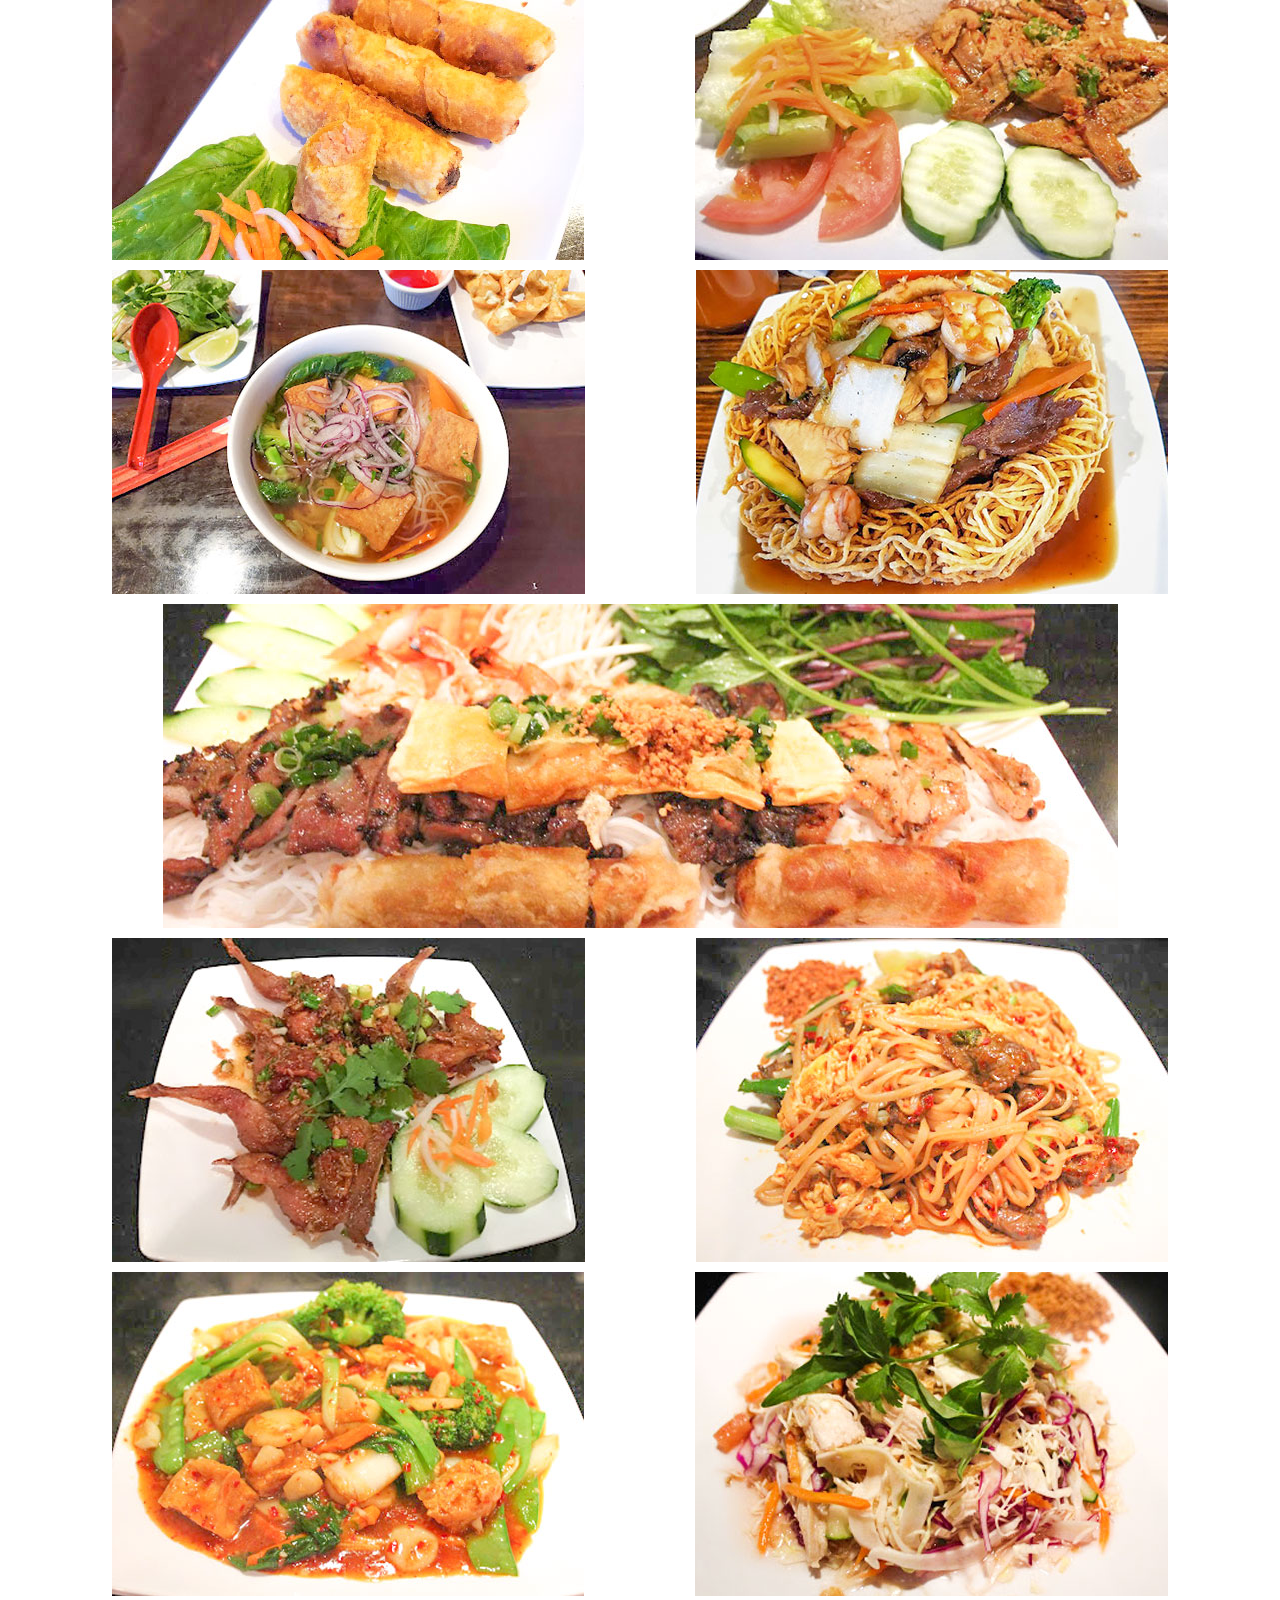
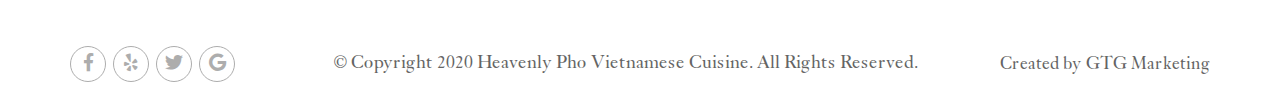
<file: public/gallery.html>
<!DOCTYPE html>
<html>

<head>
    <meta charset="utf-8">
    <meta http-equiv="X-UA-Compatible" content="IE=edge">
    <meta name="viewport" content="width=device-width, initial-scale=1, shrink-to-fit=no">
    <title></title>
    <link rel="stylesheet" href="">
    <!-- bootstrap -->
    <link rel="stylesheet" type="text/css" href="lib/animate.css">
    <link rel="stylesheet" type="text/css" href="lib/bootstrap/bootstrap.min.css">
    <link rel="stylesheet" type="text/css" href="lib/bootstrap/nomalize.css">
    <!-- fancy box -->
    <link rel="stylesheet" type="text/css" href="lib/fancybox/dist/jquery.fancybox.min.css">
    <!-- flexsilder -->
    <link rel="stylesheet" href="lib/flexslider/flexslider.css">
    <!-- font -->
    <link rel="stylesheet" href="lib/fontawesome/css/all.css">
    <!-- scroll bar -->
    <link rel="stylesheet" href="lib/scrollbar/jquery.mCustomScrollbar.min.css">
    <!-- slick -->
    <link rel="stylesheet" type="text/css" href="lib/slick/disk/slick.css" />
    <link rel="stylesheet" type="text/css" href="lib/slick/disk/slick-theme.css" />
    <!-- css -->
    <link rel="stylesheet" type="text/css" href="lib/animate.css">
    <link rel="stylesheet" type="text/css" href="css/mystyle.css">
    <link rel="stylesheet" type="text/css" href="css/customer.css">
    <link rel="stylesheet" type="text/css" href="css/responsive.css">
</head>

<body>
    <header>
        <div id="header-page">
            <div class="sticky">
                <div class="container">
                    <div class="row">
                        <div class="col-xl-12 col-12">
                            <div class="wrap-menu">
                                <div class="logo">
                                    <a href="#" class="logo-desktop"><img src="images/logo.png" alt=""></a>
                                    <a href="#" class="logo-mobile"><img src="images/logo-mobile.jpg" alt=""></a>
                                </div>
                                <div class="wrap-header-menu">
                                    <div class="navbar-collapse navbar-menu-mobile" id="myNavbar">
                                        <div class="navbar-sticky">
                                            <ul class="nav navbar-nav" id="nav-scrollbar">
                                                <li class="active"><a href="index.html">About Us</a></li>
                                                <li><a href="special.html">Menu</a></li>
                                                <li><a href="gallery.html">Gallery</a></li>
                                                <li><a href="contact.html">Contact</a></li>
                                            </ul>
                                        </div>
                                    </div>
                                </div>
                                <div class="navbar-button">
                                    <button type="button" class="button-sticky">
                                        <span class="icon-bar top-bar"></span>
                                        <span class="icon-bar  middle-bar"></span>
                                        <span class="icon-bar bottom-bar"></span>
                                    </button>
                                </div>
                            </div>
                        </div>
                    </div>
                </div>
            </div>
            <div class="banner-page">
                <div class="img-banner">
                    <img src="images/banner-gallery.jpg" alt="">
                </div>
                <div class="title-page">
                    <p>Gallery</p>
                </div>
                <div class="oreder-online">
                    <a href="">Order Online</a>
                </div>
            </div>
        </div>
    </header>
    <main>
        <div id="page-gallery">
            <div class="block-gallery">
                <div class="gallery-img">
                    <img src="images/gallery-1.jpg" alt="">
                </div>
                <div class="gallery-img">
                    <img src="images/gallery-2.jpg" alt="">
                </div>
                <div class="gallery-img">
                    <img src="images/gallery-3.jpg" alt="">
                </div>
                <div class="gallery-img">
                    <img src="images/gallery-4.jpg" alt="">
                </div>
                <div class="gallery-img">
                    <img src="images/gallery-5.jpg" alt="">
                </div>
                <div class="gallery-img">
                    <img src="images/gallery-6.jpg" alt="">
                </div>
                <div class="gallery-img">
                    <img src="images/gallery-7.jpg" alt="">
                </div>
                <div class="gallery-img">
                    <img src="images/gallery-8.jpg" alt="">
                </div>
                <div class="gallery-img">
                    <img src="images/gallery-9.jpg" alt="">
                </div>
                <div class="gallery-img">
                    <img src="images/gallery-10.jpg" alt="">
                </div>
                <div class="gallery-img">
                    <img src="images/gallery-11.jpg" alt="">
                </div>
                <div class="gallery-img">
                    <img src="images/gallery-12.jpg" alt="">
                </div>
                <div class="gallery-img">
                    <img src="images/gallery-13.jpg" alt="">
                </div>
                <div class="gallery-img">
                    <img src="images/gallery-14.jpg" alt="">
                </div>
            </div>
        </div>
    </main>
    <footer>
        <div id="footer">
            <div class="footer-bottom">
                <div class="container">
                    <div class="row">
                        <div class="col-xl-2 col-lg-2 col-md-12 col-12">
                            <div class="footer-social">
                                <ul>
                                    <li><a href="" target="_blank"><i class="fab fa-facebook-f"></i></a></li>
                                    <li><a href="" target="_blank"><i class="fab fa-yelp"></i></a></li>
                                    <li><a href="" target="_blank"><i class="fab fa-twitter"></i></a></li>
                                    <li><a href="" target="_blank"><i class="fab fa-google"></i></a></li>
                                </ul>
                            </div>
                        </div>
                        <div class="col-xl-7 col-lg-7 col-md-12 col-12">
                            <div class="footer-copyright">
                                <p>© Copyright 2020 Heavenly Pho Vietnamese Cuisine. All Rights Reserved.</p>
                            </div>
                        </div>
                        <div class="col-xl-3 col-lg-3 col-md-12 col-12">
                            <div class="footer-create">
                                <p>Created by <a href="">GTG Marketing</a></p>
                            </div>
                        </div>
                    </div>
                </div>
            </div>
        </div>
    </footer>
</body>
<!-- jquery -->
<script type="text/javascript" src="lib/jquery-3.4.1.min.js"></script>
<script type="text/javascript" src="lib/jquery-migrate-3.1.0.js"></script>
<!-- bootstrap -->
<script type="text/javascript" src="lib/bootstrap/bootstrap.min.js"></script>
<!-- fancy box -->
<script type="text/javascript" src="lib/fancybox/dist/jquery.fancybox.min.js"></script>
<!-- flex-slider -->
<script type="text/javascript" src="lib/flexslider/jquery.flexslider.js"></script>
<!-- slick -->
<script type="text/javascript" src="lib/slick/disk/slick.min.js"></script>
<!-- wow -->
<script type="text/javascript" src="lib/wow.min.js"></script>
<!-- lazy js -->
<script type="text/javascript" src="lib/jquery.lazy.min.js"></script>
<!-- main js -->
<script type="text/javascript" src="js/myscript.js"></script>
<script>
    new WOW().init();
</script>

</html>
</file>
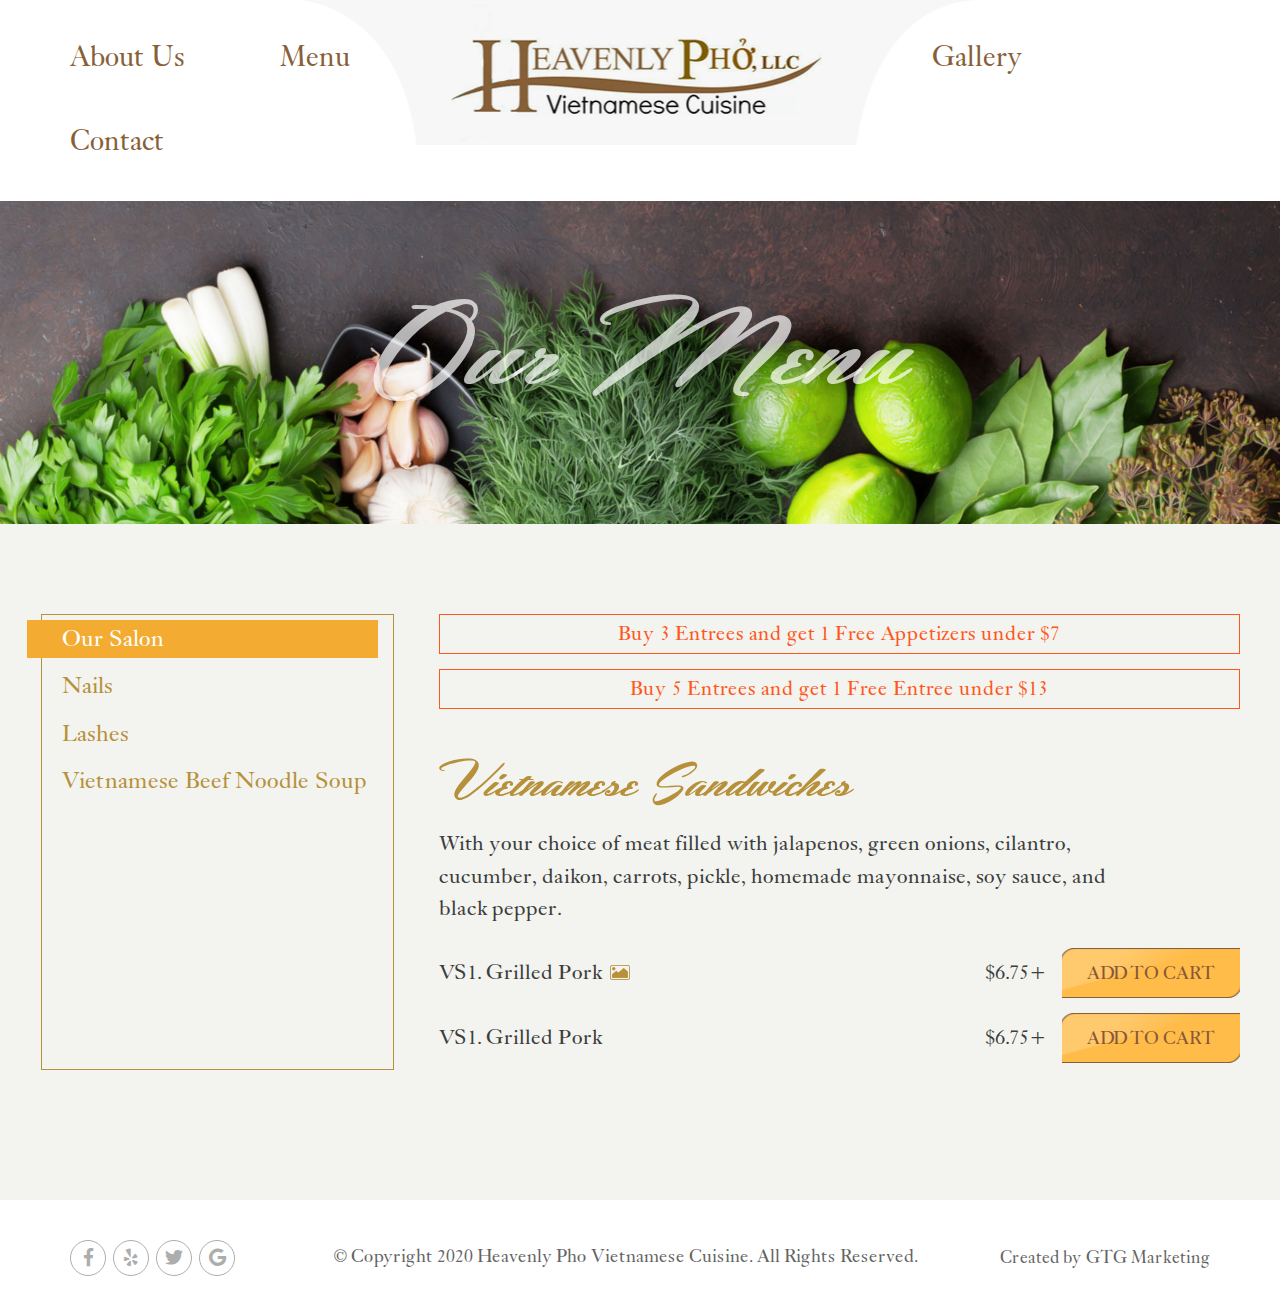
<file: public/menu.html>
<!DOCTYPE html>
<html>

<head>
    <meta charset="utf-8">
    <meta http-equiv="X-UA-Compatible" content="IE=edge">
    <meta name="viewport" content="width=device-width, initial-scale=1, shrink-to-fit=no">
    <title></title>
    <link rel="stylesheet" href="">
    <!-- bootstrap -->
    <link rel="stylesheet" type="text/css" href="lib/animate.css">
    <link rel="stylesheet" type="text/css" href="lib/bootstrap/bootstrap.min.css">
    <link rel="stylesheet" type="text/css" href="lib/bootstrap/nomalize.css">
    <!-- fancy box -->
    <link rel="stylesheet" type="text/css" href="lib/fancybox/dist/jquery.fancybox.min.css">
    <!-- flexsilder -->
    <link rel="stylesheet" href="lib/flexslider/flexslider.css">
    <!-- font -->
    <link rel="stylesheet" href="lib/fontawesome/css/all.css">
    <!-- scroll bar -->
    <link rel="stylesheet" href="lib/scrollbar/jquery.mCustomScrollbar.min.css">
    <!-- slick -->
    <link rel="stylesheet" type="text/css" href="lib/slick/disk/slick.css" />
    <link rel="stylesheet" type="text/css" href="lib/slick/disk/slick-theme.css" />
    <!-- css -->
    <link rel="stylesheet" type="text/css" href="lib/animate.css">
    <link rel="stylesheet" type="text/css" href="css/mystyle.css">
    <link rel="stylesheet" type="text/css" href="css/customer.css">
    <link rel="stylesheet" type="text/css" href="css/responsive.css">
</head>

<body>
    <header>
        <div id="header-page">
            <div class="sticky">
                <div class="container">
                    <div class="row">
                        <div class="col-xl-12 col-12">
                            <div class="wrap-menu">
                                <div class="logo">
                                    <a href="#" class="logo-desktop"><img src="images/logo.png" alt=""></a>
                                    <a href="#" class="logo-mobile"><img src="images/logo-mobile.jpg" alt=""></a>
                                </div>
                                <div class="wrap-header-menu">
                                    <div class="navbar-collapse navbar-menu-mobile" id="myNavbar">
                                        <div class="navbar-sticky">
                                            <ul class="nav navbar-nav" id="nav-scrollbar">
                                                <li class="active"><a href="index.html">About Us</a></li>
                                                <li><a href="special.html">Menu</a></li>
                                                <li><a href="gallery.html">Gallery</a></li>
                                                <li><a href="contact.html">Contact</a></li>
                                            </ul>
                                        </div>
                                    </div>
                                </div>
                                <div class="navbar-button">
                                    <button type="button" class="button-sticky">
                                        <span class="icon-bar top-bar"></span>
                                        <span class="icon-bar  middle-bar"></span>
                                        <span class="icon-bar bottom-bar"></span>
                                    </button>
                                </div>
                            </div>
                        </div>
                    </div>
                </div>
            </div>
            <div class="banner-page">
                <div class="img-banner">
                    <img src="images/banner-gallery.jpg" alt="">
                </div>
                <div class="title-page">
                    <p>Our Menu</p>
                </div>
            </div>
        </div>
    </header>
    <main>
        <div id="page-menu">
            <div class="wrap-page-menu">
                <div class="cate-menu wow fadeInLeft">
                    <div class="list-tab-menu">
                        <ul class="nav nav-tabs" role="tablist">
                            <!-- for i = 0 -->
                            <li class="nav-item active  ">
                                <a class="nav-link active" href="#our-salon" role="tab" data-toggle="tab">
                                    Our Salon</a>
                            </li>
                            <li class="nav-item  ">
                                <a class="nav-link " href="#nails" role="tab" data-toggle="tab">
                                    Nails</a>
                            </li>
                            <li class="nav-item  ">
                                <a class="nav-link " href="#lashes" role="tab" data-toggle="tab">
                                    Lashes</a>
                            </li>
                            <li class="nav-item  ">
                                <a class="nav-link " href="#permanent-make-up" role="tab" data-toggle="tab">
                                    Vietnamese Beef Noodle Soup</a>
                            </li>
                        </ul>
                    </div>
                </div>
                <div class="content-menu wow fadeInRight">
                    <div class="note-menu">
                        <div class="item-note note-menu-1">
                            <p>Buy 3 Entrees and get 1 Free Appetizers under $7</p>
                        </div>
                        <div class="item-note note-menu-2">
                            <p>Buy 5 Entrees and get 1 Free Entree under $13</p>
                        </div>
                    </div>
                    <div class="tab-content wow fadeInRight">
                        <div role="tabpanel" class="tab-pane fade in our-salon active show" id="our-salon">
                            <!-- Category -->
                            <div class="content-cate">
                                <div class="content-cate__name">
                                    <h4>Vietnamese Sandwiches</h4>
                                </div>
                                <div class="content-cate__note">
                                    <p>With your choice of meat filled with jalapenos, green onions, cilantro, cucumber, daikon, carrots, pickle, homemade mayonnaise, soy sauce, and black pepper.</p>
                                </div>
                            </div>
                            <!-- Menu of Category -->
                            <div class="product-menu">
                                <div class="product-menu__name">
                                    <p>VS1. Grilled Pork</p>
                                    <a href="https://staging1.kplushotpot.com/wp-content/themes/K%2BHotpot/images/gallery-1-p.jpg" data-fancybox="gallery" class="icon-popup">
                                        <img src="images/icon-img-popup.png" alt="">
                                    </a>
                                </div>
                                <div class="product-menu__cart--price">
                                    <div class="menu-item__price">
                                        <p>$6.75+</p>
                                    </div>
                                    <div class="menu-item__cart">
                                        <a href="">Add To Cart</a>
                                    </div>
                                </div>
                            </div>
                            <!-- ------ -->
                            <div class="product-menu">
                                <div class="product-menu__name">
                                    <p>VS1. Grilled Pork</p>
                                </div>
                                <div class="product-menu__cart--price">
                                    <div class="menu-item__price">
                                        <p>$6.75+</p>
                                    </div>
                                    <div class="menu-item__cart">
                                        <a href="">Add To Cart</a>
                                    </div>
                                </div>
                            </div>
                            <!-- ------ -->
                        </div>
                        <!-- ------ -->
                        <div role="tabpanel" class="tab-pane fade in" id="nails">
                            rdfgdrftghrethyh
                        </div>
                        <div role="tabpanel" class="tab-pane fade in" id="lashes">
                            rdfgdfwee3454565467rftghrethyh
                        </div>
                    </div>
                </div>
            </div>
        </div>
    </main>
    <footer>
        <div id="footer">
            <div class="footer-bottom">
                <div class="container">
                    <div class="row">
                        <div class="col-xl-2 col-lg-2 col-md-12 col-12">
                            <div class="footer-social">
                                <ul>
                                    <li><a href="" target="_blank"><i class="fab fa-facebook-f"></i></a></li>
                                    <li><a href="" target="_blank"><i class="fab fa-yelp"></i></a></li>
                                    <li><a href="" target="_blank"><i class="fab fa-twitter"></i></a></li>
                                    <li><a href="" target="_blank"><i class="fab fa-google"></i></a></li>
                                </ul>
                            </div>
                        </div>
                        <div class="col-xl-7 col-lg-7 col-md-12 col-12">
                            <div class="footer-copyright">
                                <p>© Copyright 2020 Heavenly Pho Vietnamese Cuisine. All Rights Reserved.</p>
                            </div>
                        </div>
                        <div class="col-xl-3 col-lg-3 col-md-12 col-12">
                            <div class="footer-create">
                                <p>Created by <a href="">GTG Marketing</a></p>
                            </div>
                        </div>
                    </div>
                </div>
            </div>
        </div>
    </footer>
</body>
<!-- jquery -->
<script type="text/javascript" src="lib/jquery-3.4.1.min.js"></script>
<script type="text/javascript" src="lib/jquery-migrate-3.1.0.js"></script>
<!-- bootstrap -->
<script type="text/javascript" src="lib/bootstrap/bootstrap.min.js"></script>
<!-- fancy box -->
<script type="text/javascript" src="lib/fancybox/dist/jquery.fancybox.min.js"></script>
<!-- flex-slider -->
<script type="text/javascript" src="lib/flexslider/jquery.flexslider.js"></script>
<!-- slick -->
<script type="text/javascript" src="lib/slick/disk/slick.min.js"></script>
<!-- wow -->
<script type="text/javascript" src="lib/wow.min.js"></script>
<!-- lazy js -->
<script type="text/javascript" src="lib/jquery.lazy.min.js"></script>
<!-- main js -->
<script type="text/javascript" src="js/myscript.js"></script>
<script>
    new WOW().init();
</script>

</html>
</file>
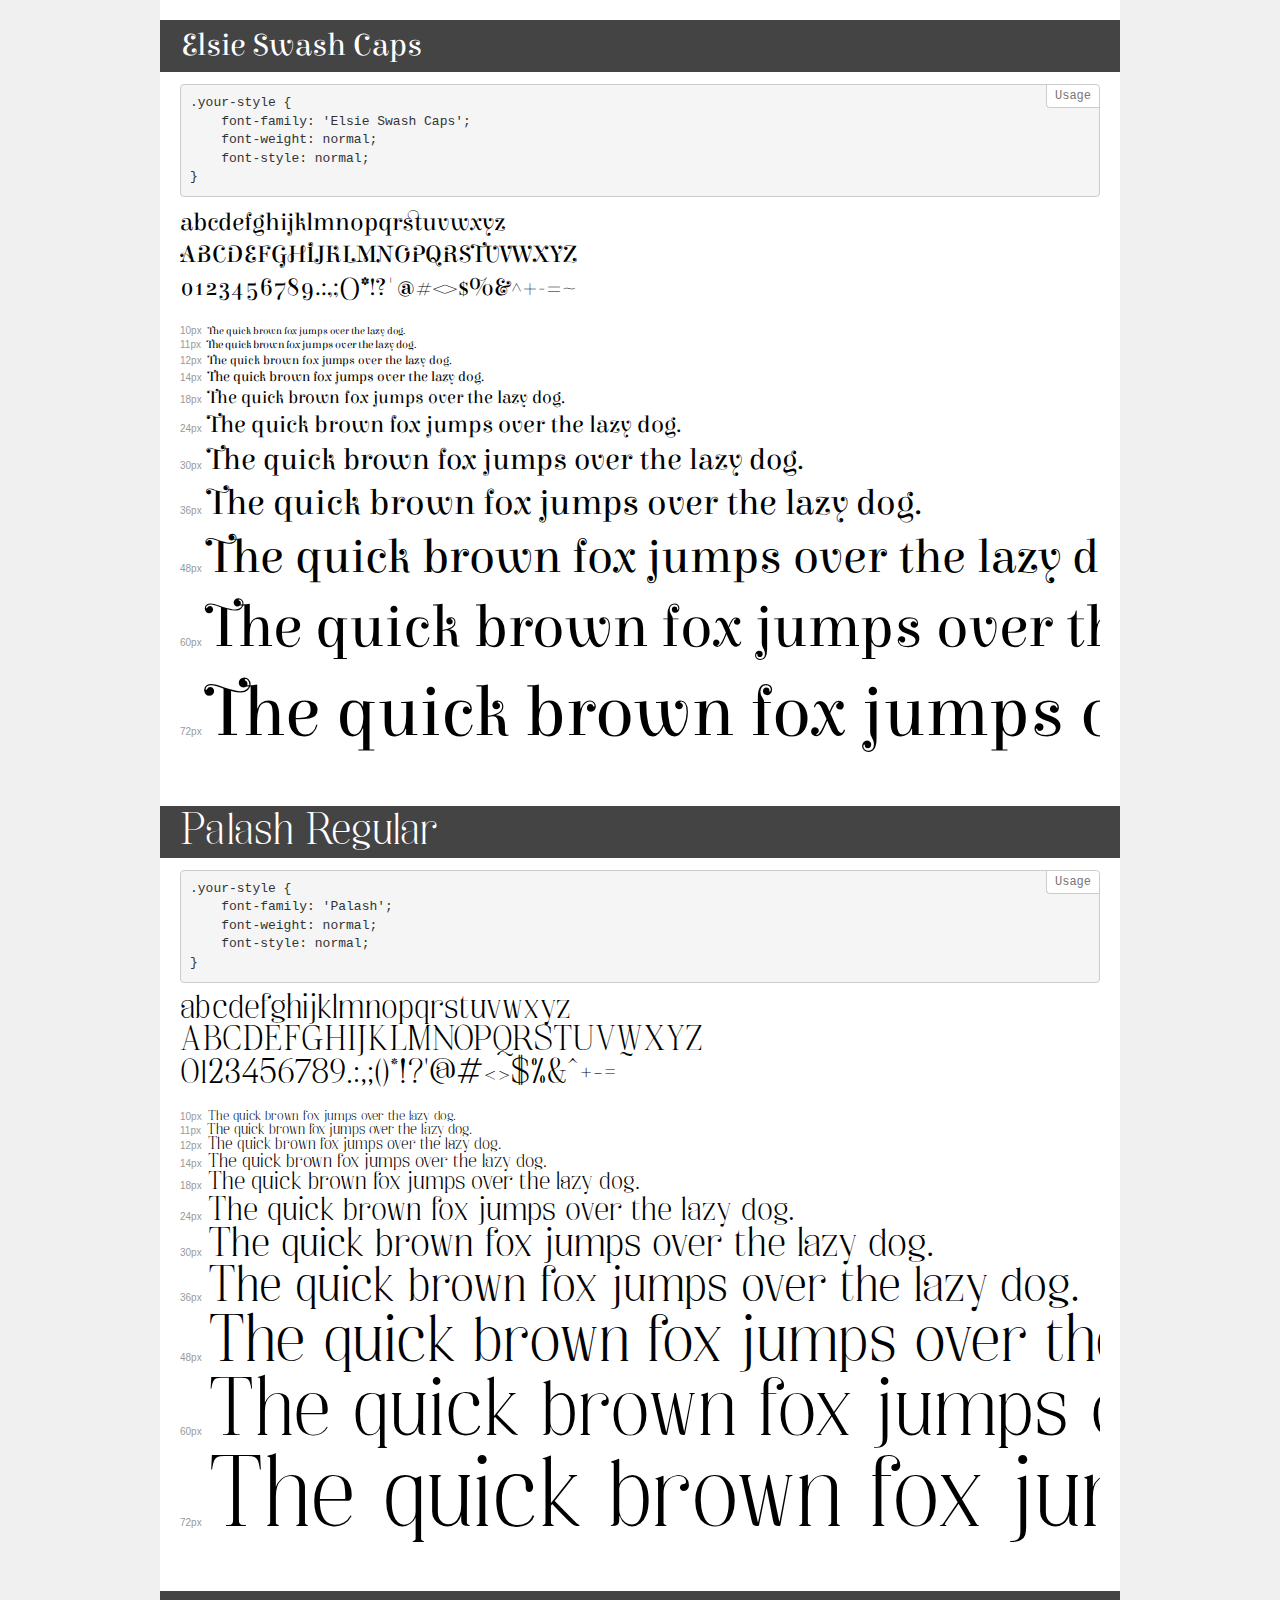
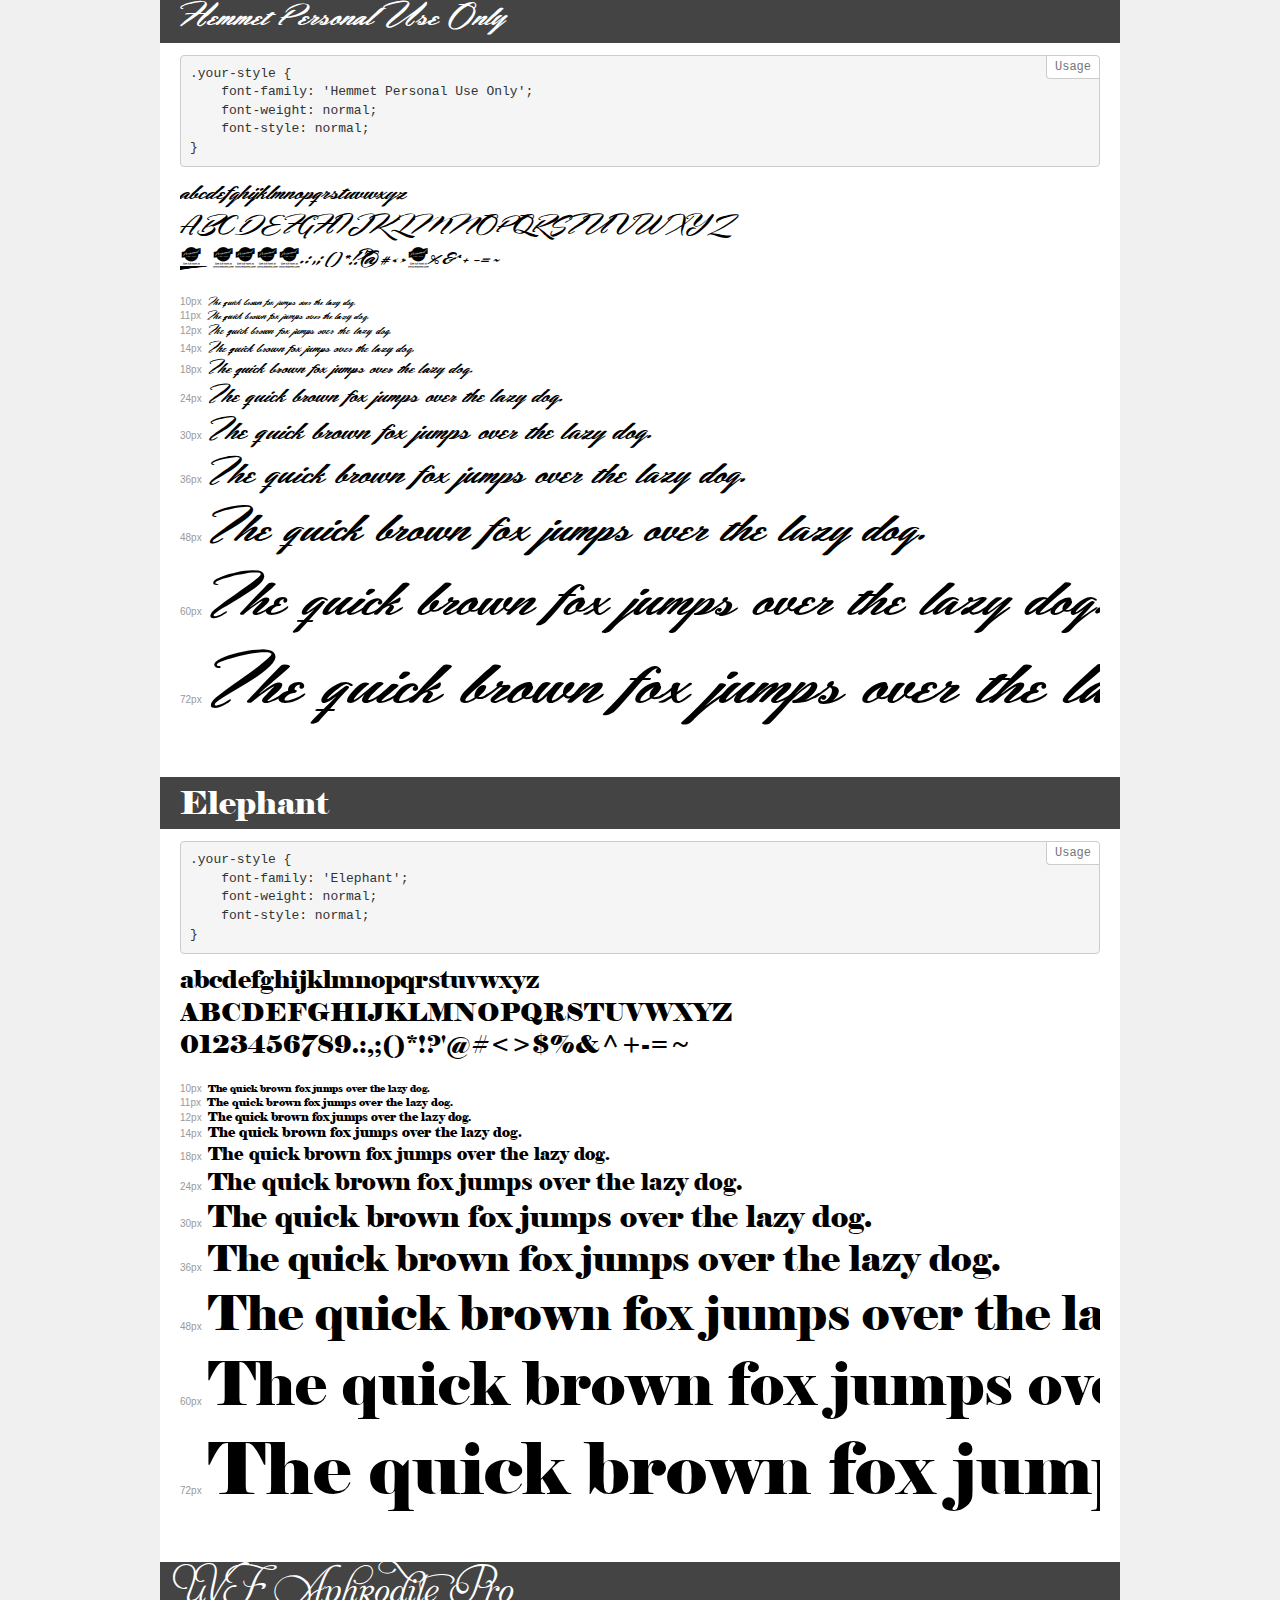
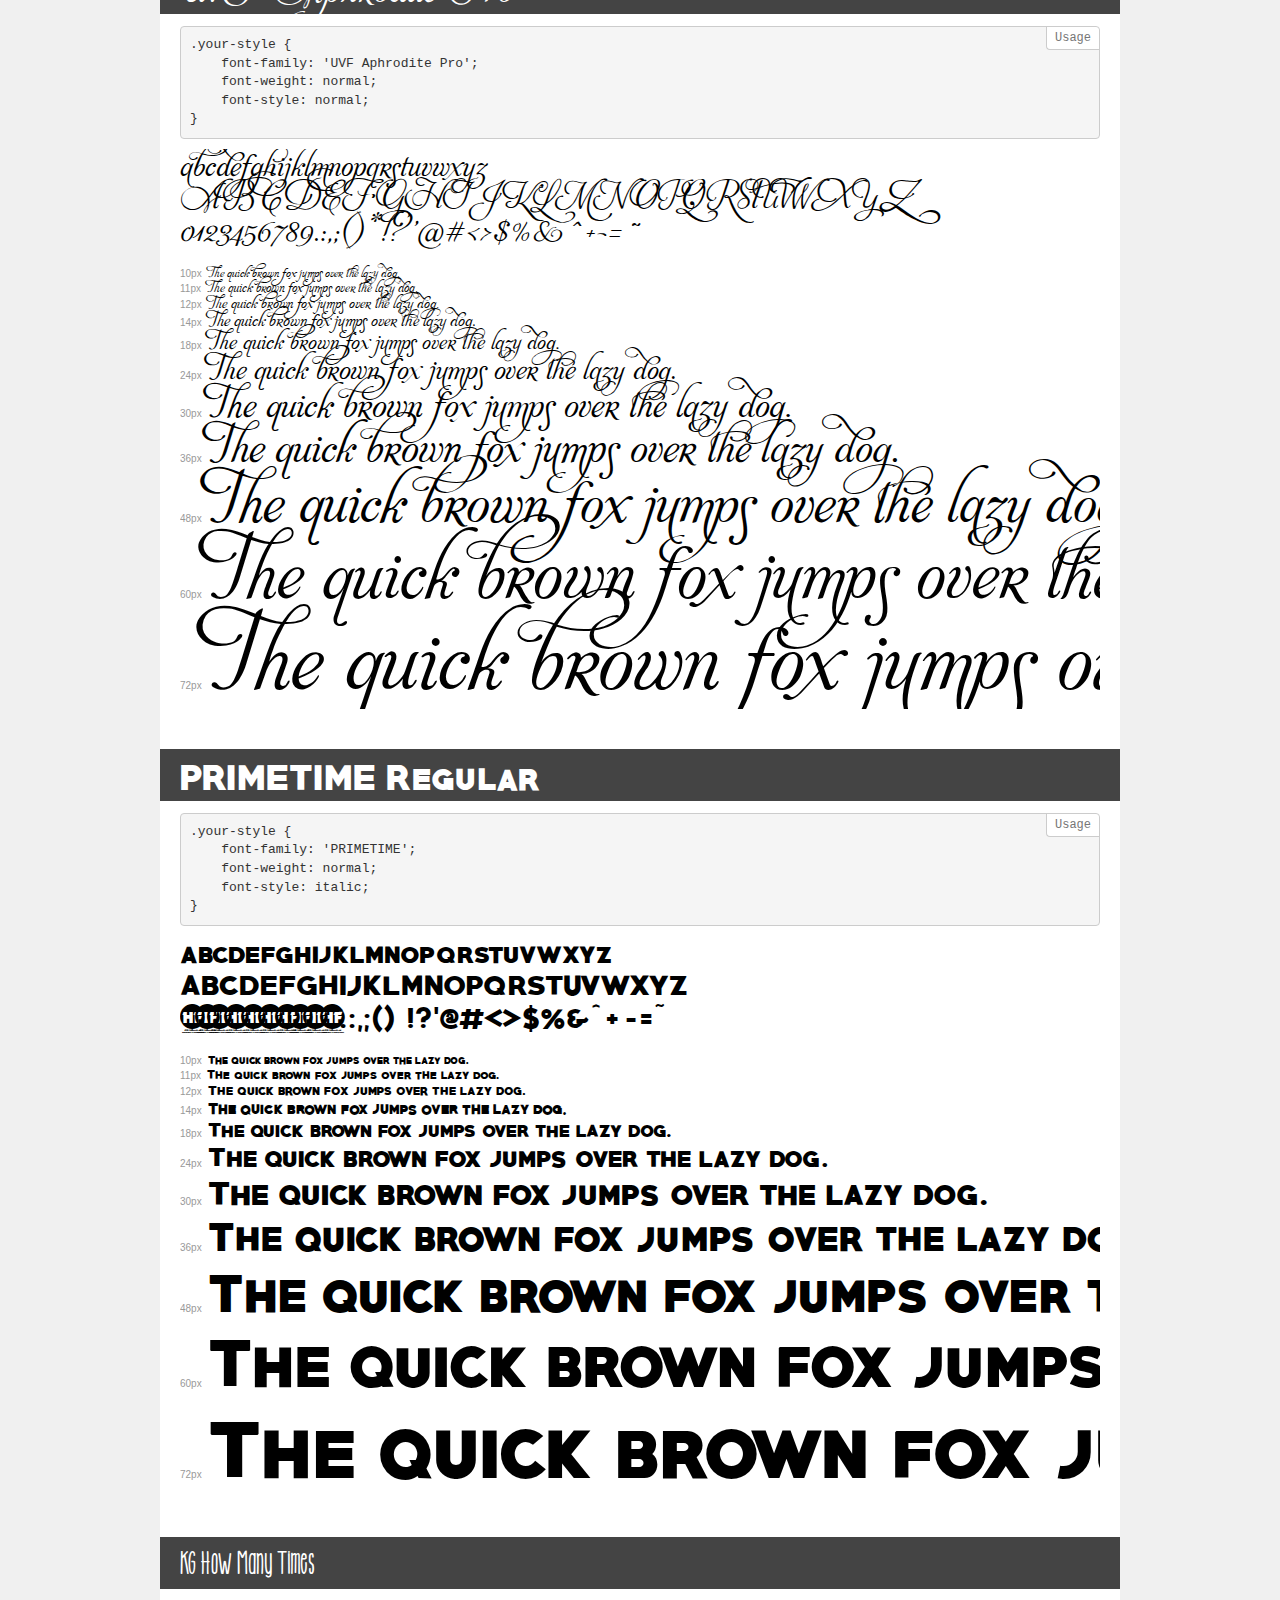
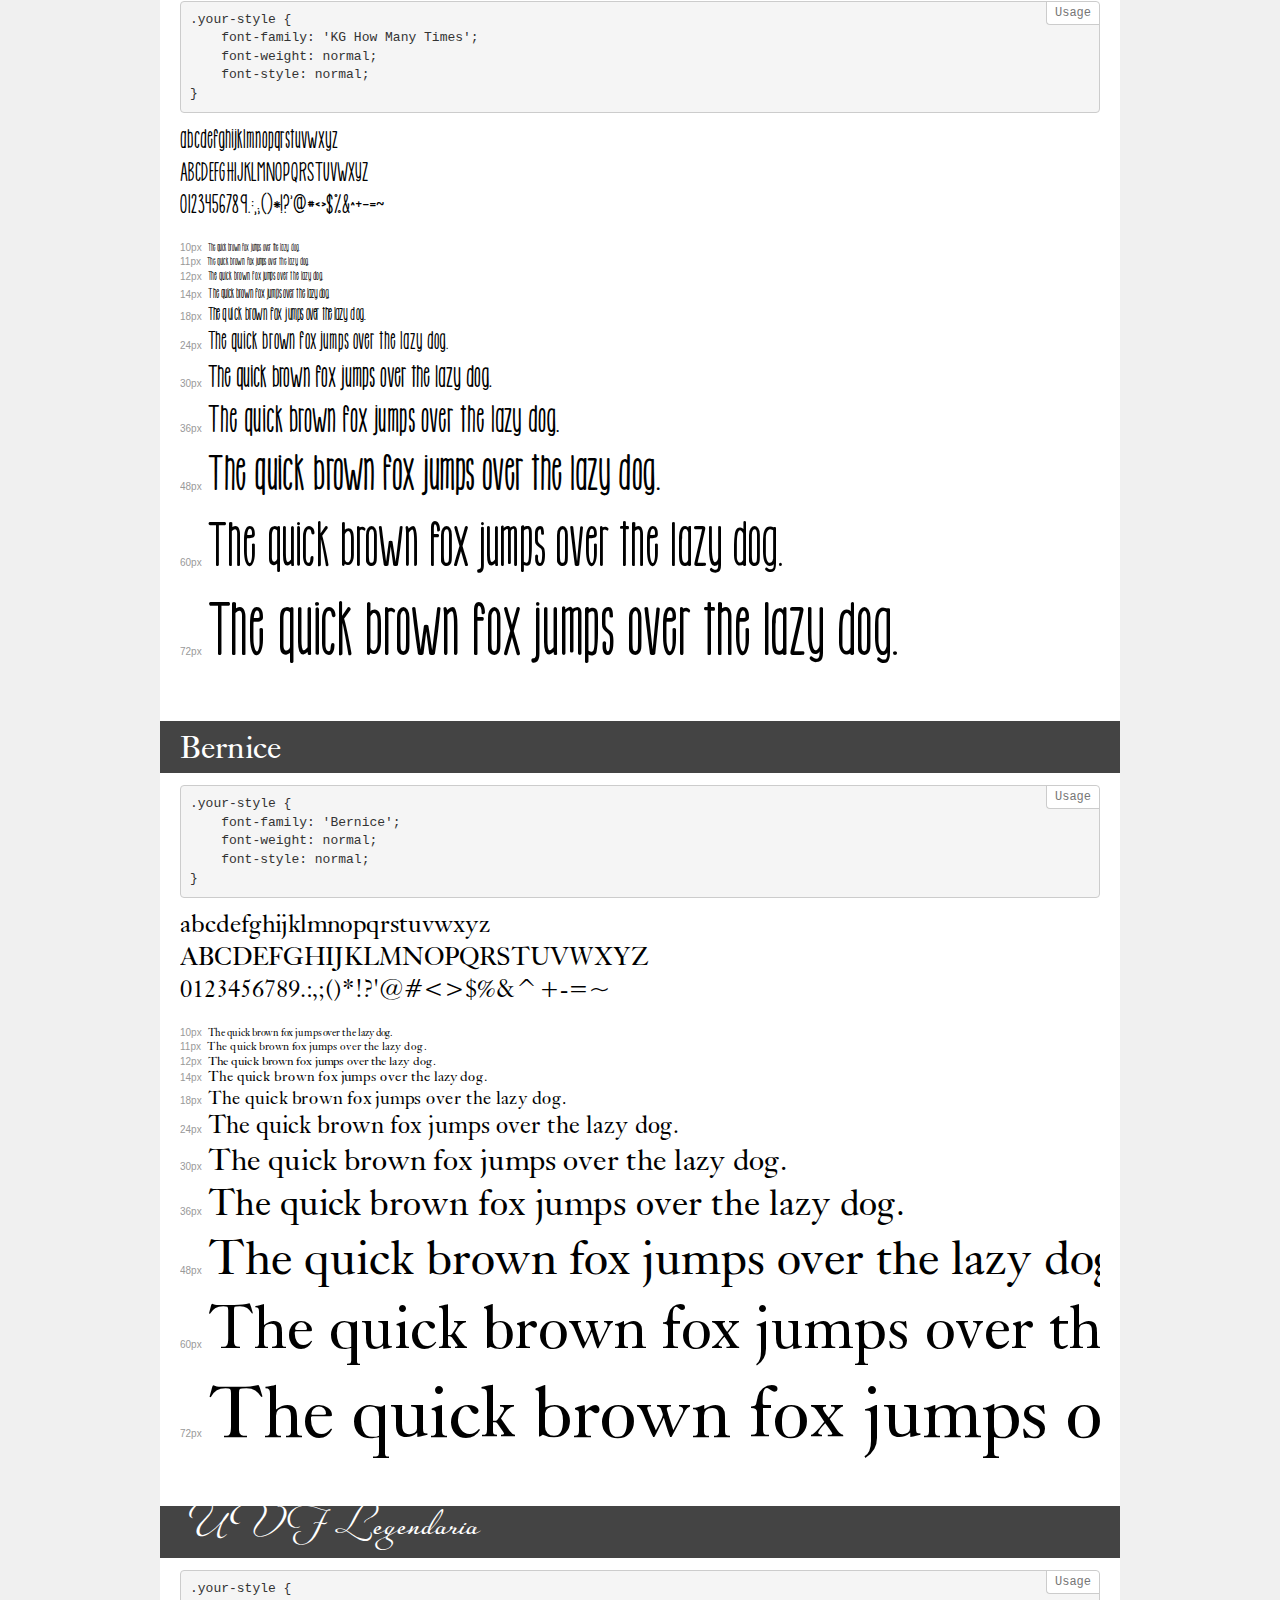
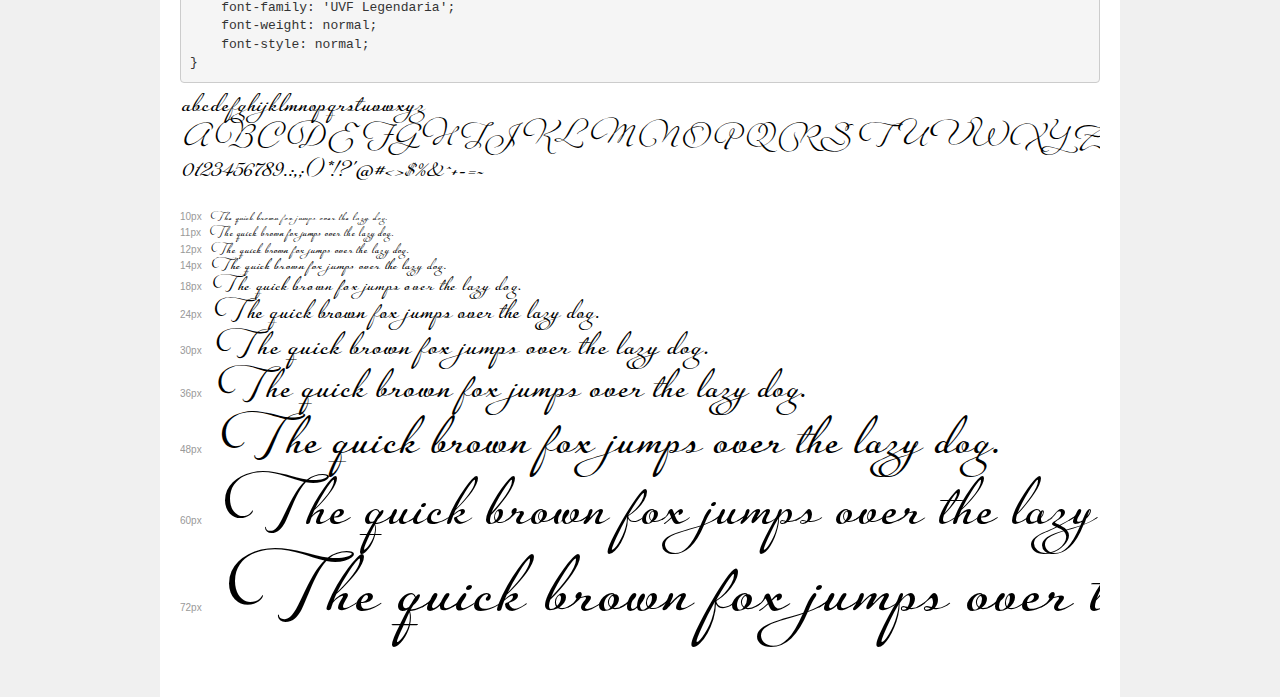
<file: public/fonts/demo.html>
<!DOCTYPE html>
<html lang="en">
<head>
    <meta charset="utf-8">
    <meta http-equiv="X-UA-Compatible" content="IE=edge">
    <meta name="viewport" content="width=device-width, initial-scale=1">
    <meta name="robots" content="noindex, noarchive">
    <meta name="format-detection" content="telephone=no">
    <title>Transfonter demo</title>
    <link href="stylesheet.css" rel="stylesheet">
    <style>
        /*
        http://meyerweb.com/eric/tools/css/reset/
        v2.0 | 20110126
        License: none (public domain)
        */
        html, body, div, span, applet, object, iframe,
        h1, h2, h3, h4, h5, h6, p, blockquote, pre,
        a, abbr, acronym, address, big, cite, code,
        del, dfn, em, img, ins, kbd, q, s, samp,
        small, strike, strong, sub, sup, tt, var,
        b, u, i, center,
        dl, dt, dd, ol, ul, li,
        fieldset, form, label, legend,
        table, caption, tbody, tfoot, thead, tr, th, td,
        article, aside, canvas, details, embed,
        figure, figcaption, footer, header, hgroup,
        menu, nav, output, ruby, section, summary,
        time, mark, audio, video {
            margin: 0;
            padding: 0;
            border: 0;
            font-size: 100%;
            font: inherit;
            vertical-align: baseline;
        }
        /* HTML5 display-role reset for older browsers */
        article, aside, details, figcaption, figure,
        footer, header, hgroup, menu, nav, section {
            display: block;
        }
        body {
            line-height: 1;
        }
        ol, ul {
            list-style: none;
        }
        blockquote, q {
            quotes: none;
        }
        blockquote:before, blockquote:after,
        q:before, q:after {
            content: '';
            content: none;
        }
        table {
            border-collapse: collapse;
            border-spacing: 0;
        }
        /* demo styles */
        body {
            background: #f0f0f0;
            color: #000;
        }
        .page {
            background: #fff;
            width: 920px;
            margin: 0 auto;
            padding: 20px 20px 0 20px;
            overflow: hidden;
        }
        .font-container {
            overflow-x: auto;
            overflow-y: hidden;
            margin-bottom: 40px;
            line-height: 1.3;
            white-space: nowrap;
            padding-bottom: 5px;
        }
        h1 {
            position: relative;
            background: #444;
            font-size: 32px;
            color: #fff;
            padding: 10px 20px;
            margin: 0 -20px 12px -20px;
        }
        .letters {
            font-size: 25px;
            margin-bottom: 20px;
        }
        .s10:before {
            content: '10px';
        }
        .s11:before {
            content: '11px';
        }
        .s12:before {
            content: '12px';
        }
        .s14:before {
            content: '14px';
        }
        .s18:before {
            content: '18px';
        }
        .s24:before {
            content: '24px';
        }
        .s30:before {
            content: '30px';
        }
        .s36:before {
            content: '36px';
        }
        .s48:before {
            content: '48px';
        }
        .s60:before {
            content: '60px';
        }
        .s72:before {
            content: '72px';
        }
        .s10:before, .s11:before, .s12:before, .s14:before,
        .s18:before, .s24:before, .s30:before, .s36:before,
        .s48:before, .s60:before, .s72:before {
            font-family: Arial, sans-serif;
            font-size: 10px;
            font-weight: normal;
            font-style: normal;
            color: #999;
            padding-right: 6px;
        }
        pre {
            display: block;
            position: relative;
            padding: 9px;
            margin: 0 0 10px;
            font-family: Monaco, Menlo, Consolas, "Courier New", monospace;
            font-size: 13px;
            line-height: 1.428571429;
            color: #333;
            font-weight: normal;
            font-style: normal;
            background-color: #f5f5f5;
            border: 1px solid #ccc;
            overflow-x: auto;
            border-radius: 4px;
        }
        pre:after {
            display: block;
            position: absolute;
            right: 0;
            top: 0;
            content: 'Usage';
            line-height: 1;
            padding: 5px 8px;
            font-size: 12px;
            color: #767676;
            background-color: #fff;
            border: 1px solid #ccc;
            border-right: none;
            border-top: none;
            border-radius: 0 4px 0 4px;
            z-index: 10;
        }
        /* responsive */
        @media (max-width: 959px) {
            .page {
                width: auto;
                margin: 0;
            }
        }
    </style>
</head>
<body>
<div class="page">
    <div class="demo">
        <h1 style="font-family: 'Elsie Swash Caps'; font-weight: normal; font-style: normal;">Elsie Swash Caps</h1>
        <pre>.your-style {
    font-family: 'Elsie Swash Caps';
    font-weight: normal;
    font-style: normal;
}</pre>
        <div class="font-container" style="font-family: 'Elsie Swash Caps'; font-weight: normal; font-style: normal;">
            <p class="letters">
                abcdefghijklmnopqrstuvwxyz<br>
ABCDEFGHIJKLMNOPQRSTUVWXYZ<br>
                0123456789.:,;()*!?'@#<>$%&^+-=~
            </p>
            <p class="s10" style="font-size: 10px;">The quick brown fox jumps over the lazy dog.</p>
            <p class="s11" style="font-size: 11px;">The quick brown fox jumps over the lazy dog.</p>
            <p class="s12" style="font-size: 12px;">The quick brown fox jumps over the lazy dog.</p>
            <p class="s14" style="font-size: 14px;">The quick brown fox jumps over the lazy dog.</p>
            <p class="s18" style="font-size: 18px;">The quick brown fox jumps over the lazy dog.</p>
            <p class="s24" style="font-size: 24px;">The quick brown fox jumps over the lazy dog.</p>
            <p class="s30" style="font-size: 30px;">The quick brown fox jumps over the lazy dog.</p>
            <p class="s36" style="font-size: 36px;">The quick brown fox jumps over the lazy dog.</p>
            <p class="s48" style="font-size: 48px;">The quick brown fox jumps over the lazy dog.</p>
            <p class="s60" style="font-size: 60px;">The quick brown fox jumps over the lazy dog.</p>
            <p class="s72" style="font-size: 72px;">The quick brown fox jumps over the lazy dog.</p>
        </div>
    </div>
    <div class="demo">
        <h1 style="font-family: 'Palash'; font-weight: normal; font-style: normal;">Palash Regular</h1>
        <pre>.your-style {
    font-family: 'Palash';
    font-weight: normal;
    font-style: normal;
}</pre>
        <div class="font-container" style="font-family: 'Palash'; font-weight: normal; font-style: normal;">
            <p class="letters">
                abcdefghijklmnopqrstuvwxyz<br>
ABCDEFGHIJKLMNOPQRSTUVWXYZ<br>
                0123456789.:,;()*!?'@#<>$%&^+-=~
            </p>
            <p class="s10" style="font-size: 10px;">The quick brown fox jumps over the lazy dog.</p>
            <p class="s11" style="font-size: 11px;">The quick brown fox jumps over the lazy dog.</p>
            <p class="s12" style="font-size: 12px;">The quick brown fox jumps over the lazy dog.</p>
            <p class="s14" style="font-size: 14px;">The quick brown fox jumps over the lazy dog.</p>
            <p class="s18" style="font-size: 18px;">The quick brown fox jumps over the lazy dog.</p>
            <p class="s24" style="font-size: 24px;">The quick brown fox jumps over the lazy dog.</p>
            <p class="s30" style="font-size: 30px;">The quick brown fox jumps over the lazy dog.</p>
            <p class="s36" style="font-size: 36px;">The quick brown fox jumps over the lazy dog.</p>
            <p class="s48" style="font-size: 48px;">The quick brown fox jumps over the lazy dog.</p>
            <p class="s60" style="font-size: 60px;">The quick brown fox jumps over the lazy dog.</p>
            <p class="s72" style="font-size: 72px;">The quick brown fox jumps over the lazy dog.</p>
        </div>
    </div>
    <div class="demo">
        <h1 style="font-family: 'Hemmet Personal Use Only'; font-weight: normal; font-style: normal;">Hemmet Personal Use Only</h1>
        <pre>.your-style {
    font-family: 'Hemmet Personal Use Only';
    font-weight: normal;
    font-style: normal;
}</pre>
        <div class="font-container" style="font-family: 'Hemmet Personal Use Only'; font-weight: normal; font-style: normal;">
            <p class="letters">
                abcdefghijklmnopqrstuvwxyz<br>
ABCDEFGHIJKLMNOPQRSTUVWXYZ<br>
                0123456789.:,;()*!?'@#<>$%&^+-=~
            </p>
            <p class="s10" style="font-size: 10px;">The quick brown fox jumps over the lazy dog.</p>
            <p class="s11" style="font-size: 11px;">The quick brown fox jumps over the lazy dog.</p>
            <p class="s12" style="font-size: 12px;">The quick brown fox jumps over the lazy dog.</p>
            <p class="s14" style="font-size: 14px;">The quick brown fox jumps over the lazy dog.</p>
            <p class="s18" style="font-size: 18px;">The quick brown fox jumps over the lazy dog.</p>
            <p class="s24" style="font-size: 24px;">The quick brown fox jumps over the lazy dog.</p>
            <p class="s30" style="font-size: 30px;">The quick brown fox jumps over the lazy dog.</p>
            <p class="s36" style="font-size: 36px;">The quick brown fox jumps over the lazy dog.</p>
            <p class="s48" style="font-size: 48px;">The quick brown fox jumps over the lazy dog.</p>
            <p class="s60" style="font-size: 60px;">The quick brown fox jumps over the lazy dog.</p>
            <p class="s72" style="font-size: 72px;">The quick brown fox jumps over the lazy dog.</p>
        </div>
    </div>
    <div class="demo">
        <h1 style="font-family: 'Elephant'; font-weight: normal; font-style: normal;">Elephant</h1>
        <pre>.your-style {
    font-family: 'Elephant';
    font-weight: normal;
    font-style: normal;
}</pre>
        <div class="font-container" style="font-family: 'Elephant'; font-weight: normal; font-style: normal;">
            <p class="letters">
                abcdefghijklmnopqrstuvwxyz<br>
ABCDEFGHIJKLMNOPQRSTUVWXYZ<br>
                0123456789.:,;()*!?'@#<>$%&^+-=~
            </p>
            <p class="s10" style="font-size: 10px;">The quick brown fox jumps over the lazy dog.</p>
            <p class="s11" style="font-size: 11px;">The quick brown fox jumps over the lazy dog.</p>
            <p class="s12" style="font-size: 12px;">The quick brown fox jumps over the lazy dog.</p>
            <p class="s14" style="font-size: 14px;">The quick brown fox jumps over the lazy dog.</p>
            <p class="s18" style="font-size: 18px;">The quick brown fox jumps over the lazy dog.</p>
            <p class="s24" style="font-size: 24px;">The quick brown fox jumps over the lazy dog.</p>
            <p class="s30" style="font-size: 30px;">The quick brown fox jumps over the lazy dog.</p>
            <p class="s36" style="font-size: 36px;">The quick brown fox jumps over the lazy dog.</p>
            <p class="s48" style="font-size: 48px;">The quick brown fox jumps over the lazy dog.</p>
            <p class="s60" style="font-size: 60px;">The quick brown fox jumps over the lazy dog.</p>
            <p class="s72" style="font-size: 72px;">The quick brown fox jumps over the lazy dog.</p>
        </div>
    </div>
    <div class="demo">
        <h1 style="font-family: 'UVF Aphrodite Pro'; font-weight: normal; font-style: normal;">UVF Aphrodite Pro</h1>
        <pre>.your-style {
    font-family: 'UVF Aphrodite Pro';
    font-weight: normal;
    font-style: normal;
}</pre>
        <div class="font-container" style="font-family: 'UVF Aphrodite Pro'; font-weight: normal; font-style: normal;">
            <p class="letters">
                abcdefghijklmnopqrstuvwxyz<br>
ABCDEFGHIJKLMNOPQRSTUVWXYZ<br>
                0123456789.:,;()*!?'@#<>$%&^+-=~
            </p>
            <p class="s10" style="font-size: 10px;">The quick brown fox jumps over the lazy dog.</p>
            <p class="s11" style="font-size: 11px;">The quick brown fox jumps over the lazy dog.</p>
            <p class="s12" style="font-size: 12px;">The quick brown fox jumps over the lazy dog.</p>
            <p class="s14" style="font-size: 14px;">The quick brown fox jumps over the lazy dog.</p>
            <p class="s18" style="font-size: 18px;">The quick brown fox jumps over the lazy dog.</p>
            <p class="s24" style="font-size: 24px;">The quick brown fox jumps over the lazy dog.</p>
            <p class="s30" style="font-size: 30px;">The quick brown fox jumps over the lazy dog.</p>
            <p class="s36" style="font-size: 36px;">The quick brown fox jumps over the lazy dog.</p>
            <p class="s48" style="font-size: 48px;">The quick brown fox jumps over the lazy dog.</p>
            <p class="s60" style="font-size: 60px;">The quick brown fox jumps over the lazy dog.</p>
            <p class="s72" style="font-size: 72px;">The quick brown fox jumps over the lazy dog.</p>
        </div>
    </div>
    <div class="demo">
        <h1 style="font-family: 'PRIMETIME'; font-weight: normal; font-style: italic;">PRIMETIME Regular</h1>
        <pre>.your-style {
    font-family: 'PRIMETIME';
    font-weight: normal;
    font-style: italic;
}</pre>
        <div class="font-container" style="font-family: 'PRIMETIME'; font-weight: normal; font-style: italic;">
            <p class="letters">
                abcdefghijklmnopqrstuvwxyz<br>
ABCDEFGHIJKLMNOPQRSTUVWXYZ<br>
                0123456789.:,;()*!?'@#<>$%&^+-=~
            </p>
            <p class="s10" style="font-size: 10px;">The quick brown fox jumps over the lazy dog.</p>
            <p class="s11" style="font-size: 11px;">The quick brown fox jumps over the lazy dog.</p>
            <p class="s12" style="font-size: 12px;">The quick brown fox jumps over the lazy dog.</p>
            <p class="s14" style="font-size: 14px;">The quick brown fox jumps over the lazy dog.</p>
            <p class="s18" style="font-size: 18px;">The quick brown fox jumps over the lazy dog.</p>
            <p class="s24" style="font-size: 24px;">The quick brown fox jumps over the lazy dog.</p>
            <p class="s30" style="font-size: 30px;">The quick brown fox jumps over the lazy dog.</p>
            <p class="s36" style="font-size: 36px;">The quick brown fox jumps over the lazy dog.</p>
            <p class="s48" style="font-size: 48px;">The quick brown fox jumps over the lazy dog.</p>
            <p class="s60" style="font-size: 60px;">The quick brown fox jumps over the lazy dog.</p>
            <p class="s72" style="font-size: 72px;">The quick brown fox jumps over the lazy dog.</p>
        </div>
    </div>
    <div class="demo">
        <h1 style="font-family: 'KG How Many Times'; font-weight: normal; font-style: normal;">KG How Many Times</h1>
        <pre>.your-style {
    font-family: 'KG How Many Times';
    font-weight: normal;
    font-style: normal;
}</pre>
        <div class="font-container" style="font-family: 'KG How Many Times'; font-weight: normal; font-style: normal;">
            <p class="letters">
                abcdefghijklmnopqrstuvwxyz<br>
ABCDEFGHIJKLMNOPQRSTUVWXYZ<br>
                0123456789.:,;()*!?'@#<>$%&^+-=~
            </p>
            <p class="s10" style="font-size: 10px;">The quick brown fox jumps over the lazy dog.</p>
            <p class="s11" style="font-size: 11px;">The quick brown fox jumps over the lazy dog.</p>
            <p class="s12" style="font-size: 12px;">The quick brown fox jumps over the lazy dog.</p>
            <p class="s14" style="font-size: 14px;">The quick brown fox jumps over the lazy dog.</p>
            <p class="s18" style="font-size: 18px;">The quick brown fox jumps over the lazy dog.</p>
            <p class="s24" style="font-size: 24px;">The quick brown fox jumps over the lazy dog.</p>
            <p class="s30" style="font-size: 30px;">The quick brown fox jumps over the lazy dog.</p>
            <p class="s36" style="font-size: 36px;">The quick brown fox jumps over the lazy dog.</p>
            <p class="s48" style="font-size: 48px;">The quick brown fox jumps over the lazy dog.</p>
            <p class="s60" style="font-size: 60px;">The quick brown fox jumps over the lazy dog.</p>
            <p class="s72" style="font-size: 72px;">The quick brown fox jumps over the lazy dog.</p>
        </div>
    </div>
    <div class="demo">
        <h1 style="font-family: 'Bernice'; font-weight: normal; font-style: normal;">Bernice</h1>
        <pre>.your-style {
    font-family: 'Bernice';
    font-weight: normal;
    font-style: normal;
}</pre>
        <div class="font-container" style="font-family: 'Bernice'; font-weight: normal; font-style: normal;">
            <p class="letters">
                abcdefghijklmnopqrstuvwxyz<br>
ABCDEFGHIJKLMNOPQRSTUVWXYZ<br>
                0123456789.:,;()*!?'@#<>$%&^+-=~
            </p>
            <p class="s10" style="font-size: 10px;">The quick brown fox jumps over the lazy dog.</p>
            <p class="s11" style="font-size: 11px;">The quick brown fox jumps over the lazy dog.</p>
            <p class="s12" style="font-size: 12px;">The quick brown fox jumps over the lazy dog.</p>
            <p class="s14" style="font-size: 14px;">The quick brown fox jumps over the lazy dog.</p>
            <p class="s18" style="font-size: 18px;">The quick brown fox jumps over the lazy dog.</p>
            <p class="s24" style="font-size: 24px;">The quick brown fox jumps over the lazy dog.</p>
            <p class="s30" style="font-size: 30px;">The quick brown fox jumps over the lazy dog.</p>
            <p class="s36" style="font-size: 36px;">The quick brown fox jumps over the lazy dog.</p>
            <p class="s48" style="font-size: 48px;">The quick brown fox jumps over the lazy dog.</p>
            <p class="s60" style="font-size: 60px;">The quick brown fox jumps over the lazy dog.</p>
            <p class="s72" style="font-size: 72px;">The quick brown fox jumps over the lazy dog.</p>
        </div>
    </div>
    <div class="demo">
        <h1 style="font-family: 'UVF Legendaria'; font-weight: normal; font-style: normal;">UVF Legendaria</h1>
        <pre>.your-style {
    font-family: 'UVF Legendaria';
    font-weight: normal;
    font-style: normal;
}</pre>
        <div class="font-container" style="font-family: 'UVF Legendaria'; font-weight: normal; font-style: normal;">
            <p class="letters">
                abcdefghijklmnopqrstuvwxyz<br>
ABCDEFGHIJKLMNOPQRSTUVWXYZ<br>
                0123456789.:,;()*!?'@#<>$%&^+-=~
            </p>
            <p class="s10" style="font-size: 10px;">The quick brown fox jumps over the lazy dog.</p>
            <p class="s11" style="font-size: 11px;">The quick brown fox jumps over the lazy dog.</p>
            <p class="s12" style="font-size: 12px;">The quick brown fox jumps over the lazy dog.</p>
            <p class="s14" style="font-size: 14px;">The quick brown fox jumps over the lazy dog.</p>
            <p class="s18" style="font-size: 18px;">The quick brown fox jumps over the lazy dog.</p>
            <p class="s24" style="font-size: 24px;">The quick brown fox jumps over the lazy dog.</p>
            <p class="s30" style="font-size: 30px;">The quick brown fox jumps over the lazy dog.</p>
            <p class="s36" style="font-size: 36px;">The quick brown fox jumps over the lazy dog.</p>
            <p class="s48" style="font-size: 48px;">The quick brown fox jumps over the lazy dog.</p>
            <p class="s60" style="font-size: 60px;">The quick brown fox jumps over the lazy dog.</p>
            <p class="s72" style="font-size: 72px;">The quick brown fox jumps over the lazy dog.</p>
        </div>
    </div>
</div>
</body>
</html>
</file>
<file: public/lib/fontawesome/css/all.css>
.fa,
.fas,
.far,
.fal,
.fab {
  -moz-osx-font-smoothing: grayscale;
  -webkit-font-smoothing: antialiased;
  display: inline-block;
  font-style: normal;
  font-variant: normal;
  text-rendering: auto;
  line-height: 1; }

.fa-lg {
  font-size: 1.33333em;
  line-height: 0.75em;
  vertical-align: -.0667em; }

.fa-xs {
  font-size: .75em; }

.fa-sm {
  font-size: .875em; }

.fa-1x {
  font-size: 1em; }

.fa-2x {
  font-size: 2em; }

.fa-3x {
  font-size: 3em; }

.fa-4x {
  font-size: 4em; }

.fa-5x {
  font-size: 5em; }

.fa-6x {
  font-size: 6em; }

.fa-7x {
  font-size: 7em; }

.fa-8x {
  font-size: 8em; }

.fa-9x {
  font-size: 9em; }

.fa-10x {
  font-size: 10em; }

.fa-fw {
  text-align: center;
  width: 1.25em; }

.fa-ul {
  list-style-type: none;
  margin-left: 2.5em;
  padding-left: 0; }
  .fa-ul > li {
    position: relative; }

.fa-li {
  left: -2em;
  position: absolute;
  text-align: center;
  width: 2em;
  line-height: inherit; }

.fa-border {
  border: solid 0.08em #eee;
  border-radius: .1em;
  padding: .2em .25em .15em; }

.fa-pull-left {
  float: left; }

.fa-pull-right {
  float: right; }

.fa.fa-pull-left,
.fas.fa-pull-left,
.far.fa-pull-left,
.fal.fa-pull-left,
.fab.fa-pull-left {
  margin-right: .3em; }

.fa.fa-pull-right,
.fas.fa-pull-right,
.far.fa-pull-right,
.fal.fa-pull-right,
.fab.fa-pull-right {
  margin-left: .3em; }

.fa-spin {
  -webkit-animation: fa-spin 2s infinite linear;
          animation: fa-spin 2s infinite linear; }

.fa-pulse {
  -webkit-animation: fa-spin 1s infinite steps(8);
          animation: fa-spin 1s infinite steps(8); }

@-webkit-keyframes fa-spin {
  0% {
    -webkit-transform: rotate(0deg);
            transform: rotate(0deg); }
  100% {
    -webkit-transform: rotate(360deg);
            transform: rotate(360deg); } }

@keyframes fa-spin {
  0% {
    -webkit-transform: rotate(0deg);
            transform: rotate(0deg); }
  100% {
    -webkit-transform: rotate(360deg);
            transform: rotate(360deg); } }

.fa-rotate-90 {
  -ms-filter: "progid:DXImageTransform.Microsoft.BasicImage(rotation=1)";
  -webkit-transform: rotate(90deg);
          transform: rotate(90deg); }

.fa-rotate-180 {
  -ms-filter: "progid:DXImageTransform.Microsoft.BasicImage(rotation=2)";
  -webkit-transform: rotate(180deg);
          transform: rotate(180deg); }

.fa-rotate-270 {
  -ms-filter: "progid:DXImageTransform.Microsoft.BasicImage(rotation=3)";
  -webkit-transform: rotate(270deg);
          transform: rotate(270deg); }

.fa-flip-horizontal {
  -ms-filter: "progid:DXImageTransform.Microsoft.BasicImage(rotation=0, mirror=1)";
  -webkit-transform: scale(-1, 1);
          transform: scale(-1, 1); }

.fa-flip-vertical {
  -ms-filter: "progid:DXImageTransform.Microsoft.BasicImage(rotation=2, mirror=1)";
  -webkit-transform: scale(1, -1);
          transform: scale(1, -1); }

.fa-flip-horizontal.fa-flip-vertical {
  -ms-filter: "progid:DXImageTransform.Microsoft.BasicImage(rotation=2, mirror=1)";
  -webkit-transform: scale(-1, -1);
          transform: scale(-1, -1); }

:root .fa-rotate-90,
:root .fa-rotate-180,
:root .fa-rotate-270,
:root .fa-flip-horizontal,
:root .fa-flip-vertical {
  -webkit-filter: none;
          filter: none; }

.fa-stack {
  display: inline-block;
  height: 2em;
  line-height: 2em;
  position: relative;
  vertical-align: middle;
  width: 2.5em; }

.fa-stack-1x,
.fa-stack-2x {
  left: 0;
  position: absolute;
  text-align: center;
  width: 100%; }

.fa-stack-1x {
  line-height: inherit; }

.fa-stack-2x {
  font-size: 2em; }

.fa-inverse {
  color: #fff; }

/* Font Awesome uses the Unicode Private Use Area (PUA) to ensure screen
readers do not read off random characters that represent icons */
.fa-500px:before {
  content: "\f26e"; }

.fa-accessible-icon:before {
  content: "\f368"; }

.fa-accusoft:before {
  content: "\f369"; }

.fa-acquisitions-incorporated:before {
  content: "\f6af"; }

.fa-ad:before {
  content: "\f641"; }

.fa-address-book:before {
  content: "\f2b9"; }

.fa-address-card:before {
  content: "\f2bb"; }

.fa-adjust:before {
  content: "\f042"; }

.fa-adn:before {
  content: "\f170"; }

.fa-adobe:before {
  content: "\f778"; }

.fa-adversal:before {
  content: "\f36a"; }

.fa-affiliatetheme:before {
  content: "\f36b"; }

.fa-air-freshener:before {
  content: "\f5d0"; }

.fa-algolia:before {
  content: "\f36c"; }

.fa-align-center:before {
  content: "\f037"; }

.fa-align-justify:before {
  content: "\f039"; }

.fa-align-left:before {
  content: "\f036"; }

.fa-align-right:before {
  content: "\f038"; }

.fa-alipay:before {
  content: "\f642"; }

.fa-allergies:before {
  content: "\f461"; }

.fa-amazon:before {
  content: "\f270"; }

.fa-amazon-pay:before {
  content: "\f42c"; }

.fa-ambulance:before {
  content: "\f0f9"; }

.fa-american-sign-language-interpreting:before {
  content: "\f2a3"; }

.fa-amilia:before {
  content: "\f36d"; }

.fa-anchor:before {
  content: "\f13d"; }

.fa-android:before {
  content: "\f17b"; }

.fa-angellist:before {
  content: "\f209"; }

.fa-angle-double-down:before {
  content: "\f103"; }

.fa-angle-double-left:before {
  content: "\f100"; }

.fa-angle-double-right:before {
  content: "\f101"; }

.fa-angle-double-up:before {
  content: "\f102"; }

.fa-angle-down:before {
  content: "\f107"; }

.fa-angle-left:before {
  content: "\f104"; }

.fa-angle-right:before {
  content: "\f105"; }

.fa-angle-up:before {
  content: "\f106"; }

.fa-angry:before {
  content: "\f556"; }

.fa-angrycreative:before {
  content: "\f36e"; }

.fa-angular:before {
  content: "\f420"; }

.fa-ankh:before {
  content: "\f644"; }

.fa-app-store:before {
  content: "\f36f"; }

.fa-app-store-ios:before {
  content: "\f370"; }

.fa-apper:before {
  content: "\f371"; }

.fa-apple:before {
  content: "\f179"; }

.fa-apple-alt:before {
  content: "\f5d1"; }

.fa-apple-pay:before {
  content: "\f415"; }

.fa-archive:before {
  content: "\f187"; }

.fa-archway:before {
  content: "\f557"; }

.fa-arrow-alt-circle-down:before {
  content: "\f358"; }

.fa-arrow-alt-circle-left:before {
  content: "\f359"; }

.fa-arrow-alt-circle-right:before {
  content: "\f35a"; }

.fa-arrow-alt-circle-up:before {
  content: "\f35b"; }

.fa-arrow-circle-down:before {
  content: "\f0ab"; }

.fa-arrow-circle-left:before {
  content: "\f0a8"; }

.fa-arrow-circle-right:before {
  content: "\f0a9"; }

.fa-arrow-circle-up:before {
  content: "\f0aa"; }

.fa-arrow-down:before {
  content: "\f063"; }

.fa-arrow-left:before {
  content: "\f060"; }

.fa-arrow-right:before {
  content: "\f061"; }

.fa-arrow-up:before {
  content: "\f062"; }

.fa-arrows-alt:before {
  content: "\f0b2"; }

.fa-arrows-alt-h:before {
  content: "\f337"; }

.fa-arrows-alt-v:before {
  content: "\f338"; }

.fa-artstation:before {
  content: "\f77a"; }

.fa-assistive-listening-systems:before {
  content: "\f2a2"; }

.fa-asterisk:before {
  content: "\f069"; }

.fa-asymmetrik:before {
  content: "\f372"; }

.fa-at:before {
  content: "\f1fa"; }

.fa-atlas:before {
  content: "\f558"; }

.fa-atlassian:before {
  content: "\f77b"; }

.fa-atom:before {
  content: "\f5d2"; }

.fa-audible:before {
  content: "\f373"; }

.fa-audio-description:before {
  content: "\f29e"; }

.fa-autoprefixer:before {
  content: "\f41c"; }

.fa-avianex:before {
  content: "\f374"; }

.fa-aviato:before {
  content: "\f421"; }

.fa-award:before {
  content: "\f559"; }

.fa-aws:before {
  content: "\f375"; }

.fa-baby:before {
  content: "\f77c"; }

.fa-baby-carriage:before {
  content: "\f77d"; }

.fa-backspace:before {
  content: "\f55a"; }

.fa-backward:before {
  content: "\f04a"; }

.fa-balance-scale:before {
  content: "\f24e"; }

.fa-ban:before {
  content: "\f05e"; }

.fa-band-aid:before {
  content: "\f462"; }

.fa-bandcamp:before {
  content: "\f2d5"; }

.fa-barcode:before {
  content: "\f02a"; }

.fa-bars:before {
  content: "\f0c9"; }

.fa-baseball-ball:before {
  content: "\f433"; }

.fa-basketball-ball:before {
  content: "\f434"; }

.fa-bath:before {
  content: "\f2cd"; }

.fa-battery-empty:before {
  content: "\f244"; }

.fa-battery-full:before {
  content: "\f240"; }

.fa-battery-half:before {
  content: "\f242"; }

.fa-battery-quarter:before {
  content: "\f243"; }

.fa-battery-three-quarters:before {
  content: "\f241"; }

.fa-bed:before {
  content: "\f236"; }

.fa-beer:before {
  content: "\f0fc"; }

.fa-behance:before {
  content: "\f1b4"; }

.fa-behance-square:before {
  content: "\f1b5"; }

.fa-bell:before {
  content: "\f0f3"; }

.fa-bell-slash:before {
  content: "\f1f6"; }

.fa-bezier-curve:before {
  content: "\f55b"; }

.fa-bible:before {
  content: "\f647"; }

.fa-bicycle:before {
  content: "\f206"; }

.fa-bimobject:before {
  content: "\f378"; }

.fa-binoculars:before {
  content: "\f1e5"; }

.fa-biohazard:before {
  content: "\f780"; }

.fa-birthday-cake:before {
  content: "\f1fd"; }

.fa-bitbucket:before {
  content: "\f171"; }

.fa-bitcoin:before {
  content: "\f379"; }

.fa-bity:before {
  content: "\f37a"; }

.fa-black-tie:before {
  content: "\f27e"; }

.fa-blackberry:before {
  content: "\f37b"; }

.fa-blender:before {
  content: "\f517"; }

.fa-blender-phone:before {
  content: "\f6b6"; }

.fa-blind:before {
  content: "\f29d"; }

.fa-blog:before {
  content: "\f781"; }

.fa-blogger:before {
  content: "\f37c"; }

.fa-blogger-b:before {
  content: "\f37d"; }

.fa-bluetooth:before {
  content: "\f293"; }

.fa-bluetooth-b:before {
  content: "\f294"; }

.fa-bold:before {
  content: "\f032"; }

.fa-bolt:before {
  content: "\f0e7"; }

.fa-bomb:before {
  content: "\f1e2"; }

.fa-bone:before {
  content: "\f5d7"; }

.fa-bong:before {
  content: "\f55c"; }

.fa-book:before {
  content: "\f02d"; }

.fa-book-dead:before {
  content: "\f6b7"; }

.fa-book-open:before {
  content: "\f518"; }

.fa-book-reader:before {
  content: "\f5da"; }

.fa-bookmark:before {
  content: "\f02e"; }

.fa-bowling-ball:before {
  content: "\f436"; }

.fa-box:before {
  content: "\f466"; }

.fa-box-open:before {
  content: "\f49e"; }

.fa-boxes:before {
  content: "\f468"; }

.fa-braille:before {
  content: "\f2a1"; }

.fa-brain:before {
  content: "\f5dc"; }

.fa-briefcase:before {
  content: "\f0b1"; }

.fa-briefcase-medical:before {
  content: "\f469"; }

.fa-broadcast-tower:before {
  content: "\f519"; }

.fa-broom:before {
  content: "\f51a"; }

.fa-brush:before {
  content: "\f55d"; }

.fa-btc:before {
  content: "\f15a"; }

.fa-bug:before {
  content: "\f188"; }

.fa-building:before {
  content: "\f1ad"; }

.fa-bullhorn:before {
  content: "\f0a1"; }

.fa-bullseye:before {
  content: "\f140"; }

.fa-burn:before {
  content: "\f46a"; }

.fa-buromobelexperte:before {
  content: "\f37f"; }

.fa-bus:before {
  content: "\f207"; }

.fa-bus-alt:before {
  content: "\f55e"; }

.fa-business-time:before {
  content: "\f64a"; }

.fa-buysellads:before {
  content: "\f20d"; }

.fa-calculator:before {
  content: "\f1ec"; }

.fa-calendar:before {
  content: "\f133"; }

.fa-calendar-alt:before {
  content: "\f073"; }

.fa-calendar-check:before {
  content: "\f274"; }

.fa-calendar-day:before {
  content: "\f783"; }

.fa-calendar-minus:before {
  content: "\f272"; }

.fa-calendar-plus:before {
  content: "\f271"; }

.fa-calendar-times:before {
  content: "\f273"; }

.fa-calendar-week:before {
  content: "\f784"; }

.fa-camera:before {
  content: "\f030"; }

.fa-camera-retro:before {
  content: "\f083"; }

.fa-campground:before {
  content: "\f6bb"; }

.fa-canadian-maple-leaf:before {
  content: "\f785"; }

.fa-candy-cane:before {
  content: "\f786"; }

.fa-cannabis:before {
  content: "\f55f"; }

.fa-capsules:before {
  content: "\f46b"; }

.fa-car:before {
  content: "\f1b9"; }

.fa-car-alt:before {
  content: "\f5de"; }

.fa-car-battery:before {
  content: "\f5df"; }

.fa-car-crash:before {
  content: "\f5e1"; }

.fa-car-side:before {
  content: "\f5e4"; }

.fa-caret-down:before {
  content: "\f0d7"; }

.fa-caret-left:before {
  content: "\f0d9"; }

.fa-caret-right:before {
  content: "\f0da"; }

.fa-caret-square-down:before {
  content: "\f150"; }

.fa-caret-square-left:before {
  content: "\f191"; }

.fa-caret-square-right:before {
  content: "\f152"; }

.fa-caret-square-up:before {
  content: "\f151"; }

.fa-caret-up:before {
  content: "\f0d8"; }

.fa-carrot:before {
  content: "\f787"; }

.fa-cart-arrow-down:before {
  content: "\f218"; }

.fa-cart-plus:before {
  content: "\f217"; }

.fa-cash-register:before {
  content: "\f788"; }

.fa-cat:before {
  content: "\f6be"; }

.fa-cc-amazon-pay:before {
  content: "\f42d"; }

.fa-cc-amex:before {
  content: "\f1f3"; }

.fa-cc-apple-pay:before {
  content: "\f416"; }

.fa-cc-diners-club:before {
  content: "\f24c"; }

.fa-cc-discover:before {
  content: "\f1f2"; }

.fa-cc-jcb:before {
  content: "\f24b"; }

.fa-cc-mastercard:before {
  content: "\f1f1"; }

.fa-cc-paypal:before {
  content: "\f1f4"; }

.fa-cc-stripe:before {
  content: "\f1f5"; }

.fa-cc-visa:before {
  content: "\f1f0"; }

.fa-centercode:before {
  content: "\f380"; }

.fa-centos:before {
  content: "\f789"; }

.fa-certificate:before {
  content: "\f0a3"; }

.fa-chair:before {
  content: "\f6c0"; }

.fa-chalkboard:before {
  content: "\f51b"; }

.fa-chalkboard-teacher:before {
  content: "\f51c"; }

.fa-charging-station:before {
  content: "\f5e7"; }

.fa-chart-area:before {
  content: "\f1fe"; }

.fa-chart-bar:before {
  content: "\f080"; }

.fa-chart-line:before {
  content: "\f201"; }

.fa-chart-pie:before {
  content: "\f200"; }

.fa-check:before {
  content: "\f00c"; }

.fa-check-circle:before {
  content: "\f058"; }

.fa-check-double:before {
  content: "\f560"; }

.fa-check-square:before {
  content: "\f14a"; }

.fa-chess:before {
  content: "\f439"; }

.fa-chess-bishop:before {
  content: "\f43a"; }

.fa-chess-board:before {
  content: "\f43c"; }

.fa-chess-king:before {
  content: "\f43f"; }

.fa-chess-knight:before {
  content: "\f441"; }

.fa-chess-pawn:before {
  content: "\f443"; }

.fa-chess-queen:before {
  content: "\f445"; }

.fa-chess-rook:before {
  content: "\f447"; }

.fa-chevron-circle-down:before {
  content: "\f13a"; }

.fa-chevron-circle-left:before {
  content: "\f137"; }

.fa-chevron-circle-right:before {
  content: "\f138"; }

.fa-chevron-circle-up:before {
  content: "\f139"; }

.fa-chevron-down:before {
  content: "\f078"; }

.fa-chevron-left:before {
  content: "\f053"; }

.fa-chevron-right:before {
  content: "\f054"; }

.fa-chevron-up:before {
  content: "\f077"; }

.fa-child:before {
  content: "\f1ae"; }

.fa-chrome:before {
  content: "\f268"; }

.fa-church:before {
  content: "\f51d"; }

.fa-circle:before {
  content: "\f111"; }

.fa-circle-notch:before {
  content: "\f1ce"; }

.fa-city:before {
  content: "\f64f"; }

.fa-clipboard:before {
  content: "\f328"; }

.fa-clipboard-check:before {
  content: "\f46c"; }

.fa-clipboard-list:before {
  content: "\f46d"; }

.fa-clock:before {
  content: "\f017"; }

.fa-clone:before {
  content: "\f24d"; }

.fa-closed-captioning:before {
  content: "\f20a"; }

.fa-cloud:before {
  content: "\f0c2"; }

.fa-cloud-download-alt:before {
  content: "\f381"; }

.fa-cloud-meatball:before {
  content: "\f73b"; }

.fa-cloud-moon:before {
  content: "\f6c3"; }

.fa-cloud-moon-rain:before {
  content: "\f73c"; }

.fa-cloud-rain:before {
  content: "\f73d"; }

.fa-cloud-showers-heavy:before {
  content: "\f740"; }

.fa-cloud-sun:before {
  content: "\f6c4"; }

.fa-cloud-sun-rain:before {
  content: "\f743"; }

.fa-cloud-upload-alt:before {
  content: "\f382"; }

.fa-cloudscale:before {
  content: "\f383"; }

.fa-cloudsmith:before {
  content: "\f384"; }

.fa-cloudversify:before {
  content: "\f385"; }

.fa-cocktail:before {
  content: "\f561"; }

.fa-code:before {
  content: "\f121"; }

.fa-code-branch:before {
  content: "\f126"; }

.fa-codepen:before {
  content: "\f1cb"; }

.fa-codiepie:before {
  content: "\f284"; }

.fa-coffee:before {
  content: "\f0f4"; }

.fa-cog:before {
  content: "\f013"; }

.fa-cogs:before {
  content: "\f085"; }

.fa-coins:before {
  content: "\f51e"; }

.fa-columns:before {
  content: "\f0db"; }

.fa-comment:before {
  content: "\f075"; }

.fa-comment-alt:before {
  content: "\f27a"; }

.fa-comment-dollar:before {
  content: "\f651"; }

.fa-comment-dots:before {
  content: "\f4ad"; }

.fa-comment-slash:before {
  content: "\f4b3"; }

.fa-comments:before {
  content: "\f086"; }

.fa-comments-dollar:before {
  content: "\f653"; }

.fa-compact-disc:before {
  content: "\f51f"; }

.fa-compass:before {
  content: "\f14e"; }

.fa-compress:before {
  content: "\f066"; }

.fa-compress-arrows-alt:before {
  content: "\f78c"; }

.fa-concierge-bell:before {
  content: "\f562"; }

.fa-confluence:before {
  content: "\f78d"; }

.fa-connectdevelop:before {
  content: "\f20e"; }

.fa-contao:before {
  content: "\f26d"; }

.fa-cookie:before {
  content: "\f563"; }

.fa-cookie-bite:before {
  content: "\f564"; }

.fa-copy:before {
  content: "\f0c5"; }

.fa-copyright:before {
  content: "\f1f9"; }

.fa-couch:before {
  content: "\f4b8"; }

.fa-cpanel:before {
  content: "\f388"; }

.fa-creative-commons:before {
  content: "\f25e"; }

.fa-creative-commons-by:before {
  content: "\f4e7"; }

.fa-creative-commons-nc:before {
  content: "\f4e8"; }

.fa-creative-commons-nc-eu:before {
  content: "\f4e9"; }

.fa-creative-commons-nc-jp:before {
  content: "\f4ea"; }

.fa-creative-commons-nd:before {
  content: "\f4eb"; }

.fa-creative-commons-pd:before {
  content: "\f4ec"; }

.fa-creative-commons-pd-alt:before {
  content: "\f4ed"; }

.fa-creative-commons-remix:before {
  content: "\f4ee"; }

.fa-creative-commons-sa:before {
  content: "\f4ef"; }

.fa-creative-commons-sampling:before {
  content: "\f4f0"; }

.fa-creative-commons-sampling-plus:before {
  content: "\f4f1"; }

.fa-creative-commons-share:before {
  content: "\f4f2"; }

.fa-creative-commons-zero:before {
  content: "\f4f3"; }

.fa-credit-card:before {
  content: "\f09d"; }

.fa-critical-role:before {
  content: "\f6c9"; }

.fa-crop:before {
  content: "\f125"; }

.fa-crop-alt:before {
  content: "\f565"; }

.fa-cross:before {
  content: "\f654"; }

.fa-crosshairs:before {
  content: "\f05b"; }

.fa-crow:before {
  content: "\f520"; }

.fa-crown:before {
  content: "\f521"; }

.fa-css3:before {
  content: "\f13c"; }

.fa-css3-alt:before {
  content: "\f38b"; }

.fa-cube:before {
  content: "\f1b2"; }

.fa-cubes:before {
  content: "\f1b3"; }

.fa-cut:before {
  content: "\f0c4"; }

.fa-cuttlefish:before {
  content: "\f38c"; }

.fa-d-and-d:before {
  content: "\f38d"; }

.fa-d-and-d-beyond:before {
  content: "\f6ca"; }

.fa-dashcube:before {
  content: "\f210"; }

.fa-database:before {
  content: "\f1c0"; }

.fa-deaf:before {
  content: "\f2a4"; }

.fa-delicious:before {
  content: "\f1a5"; }

.fa-democrat:before {
  content: "\f747"; }

.fa-deploydog:before {
  content: "\f38e"; }

.fa-deskpro:before {
  content: "\f38f"; }

.fa-desktop:before {
  content: "\f108"; }

.fa-dev:before {
  content: "\f6cc"; }

.fa-deviantart:before {
  content: "\f1bd"; }

.fa-dharmachakra:before {
  content: "\f655"; }

.fa-dhl:before {
  content: "\f790"; }

.fa-diagnoses:before {
  content: "\f470"; }

.fa-diaspora:before {
  content: "\f791"; }

.fa-dice:before {
  content: "\f522"; }

.fa-dice-d20:before {
  content: "\f6cf"; }

.fa-dice-d6:before {
  content: "\f6d1"; }

.fa-dice-five:before {
  content: "\f523"; }

.fa-dice-four:before {
  content: "\f524"; }

.fa-dice-one:before {
  content: "\f525"; }

.fa-dice-six:before {
  content: "\f526"; }

.fa-dice-three:before {
  content: "\f527"; }

.fa-dice-two:before {
  content: "\f528"; }

.fa-digg:before {
  content: "\f1a6"; }

.fa-digital-ocean:before {
  content: "\f391"; }

.fa-digital-tachograph:before {
  content: "\f566"; }

.fa-directions:before {
  content: "\f5eb"; }

.fa-discord:before {
  content: "\f392"; }

.fa-discourse:before {
  content: "\f393"; }

.fa-divide:before {
  content: "\f529"; }

.fa-dizzy:before {
  content: "\f567"; }

.fa-dna:before {
  content: "\f471"; }

.fa-dochub:before {
  content: "\f394"; }

.fa-docker:before {
  content: "\f395"; }

.fa-dog:before {
  content: "\f6d3"; }

.fa-dollar-sign:before {
  content: "\f155"; }

.fa-dolly:before {
  content: "\f472"; }

.fa-dolly-flatbed:before {
  content: "\f474"; }

.fa-donate:before {
  content: "\f4b9"; }

.fa-door-closed:before {
  content: "\f52a"; }

.fa-door-open:before {
  content: "\f52b"; }

.fa-dot-circle:before {
  content: "\f192"; }

.fa-dove:before {
  content: "\f4ba"; }

.fa-download:before {
  content: "\f019"; }

.fa-draft2digital:before {
  content: "\f396"; }

.fa-drafting-compass:before {
  content: "\f568"; }

.fa-dragon:before {
  content: "\f6d5"; }

.fa-draw-polygon:before {
  content: "\f5ee"; }

.fa-dribbble:before {
  content: "\f17d"; }

.fa-dribbble-square:before {
  content: "\f397"; }

.fa-dropbox:before {
  content: "\f16b"; }

.fa-drum:before {
  content: "\f569"; }

.fa-drum-steelpan:before {
  content: "\f56a"; }

.fa-drumstick-bite:before {
  content: "\f6d7"; }

.fa-drupal:before {
  content: "\f1a9"; }

.fa-dumbbell:before {
  content: "\f44b"; }

.fa-dumpster:before {
  content: "\f793"; }

.fa-dumpster-fire:before {
  content: "\f794"; }

.fa-dungeon:before {
  content: "\f6d9"; }

.fa-dyalog:before {
  content: "\f399"; }

.fa-earlybirds:before {
  content: "\f39a"; }

.fa-ebay:before {
  content: "\f4f4"; }

.fa-edge:before {
  content: "\f282"; }

.fa-edit:before {
  content: "\f044"; }

.fa-eject:before {
  content: "\f052"; }

.fa-elementor:before {
  content: "\f430"; }

.fa-ellipsis-h:before {
  content: "\f141"; }

.fa-ellipsis-v:before {
  content: "\f142"; }

.fa-ello:before {
  content: "\f5f1"; }

.fa-ember:before {
  content: "\f423"; }

.fa-empire:before {
  content: "\f1d1"; }

.fa-envelope:before {
  content: "\f0e0"; }

.fa-envelope-open:before {
  content: "\f2b6"; }

.fa-envelope-open-text:before {
  content: "\f658"; }

.fa-envelope-square:before {
  content: "\f199"; }

.fa-envira:before {
  content: "\f299"; }

.fa-equals:before {
  content: "\f52c"; }

.fa-eraser:before {
  content: "\f12d"; }

.fa-erlang:before {
  content: "\f39d"; }

.fa-ethereum:before {
  content: "\f42e"; }

.fa-ethernet:before {
  content: "\f796"; }

.fa-etsy:before {
  content: "\f2d7"; }

.fa-euro-sign:before {
  content: "\f153"; }

.fa-exchange-alt:before {
  content: "\f362"; }

.fa-exclamation:before {
  content: "\f12a"; }

.fa-exclamation-circle:before {
  content: "\f06a"; }

.fa-exclamation-triangle:before {
  content: "\f071"; }

.fa-expand:before {
  content: "\f065"; }

.fa-expand-arrows-alt:before {
  content: "\f31e"; }

.fa-expeditedssl:before {
  content: "\f23e"; }

.fa-external-link-alt:before {
  content: "\f35d"; }

.fa-external-link-square-alt:before {
  content: "\f360"; }

.fa-eye:before {
  content: "\f06e"; }

.fa-eye-dropper:before {
  content: "\f1fb"; }

.fa-eye-slash:before {
  content: "\f070"; }

.fa-facebook:before {
  content: "\f09a"; }

.fa-facebook-f:before {
  content: "\f39e"; }

.fa-facebook-messenger:before {
  content: "\f39f"; }

.fa-facebook-square:before {
  content: "\f082"; }

.fa-fantasy-flight-games:before {
  content: "\f6dc"; }

.fa-fast-backward:before {
  content: "\f049"; }

.fa-fast-forward:before {
  content: "\f050"; }

.fa-fax:before {
  content: "\f1ac"; }

.fa-feather:before {
  content: "\f52d"; }

.fa-feather-alt:before {
  content: "\f56b"; }

.fa-fedex:before {
  content: "\f797"; }

.fa-fedora:before {
  content: "\f798"; }

.fa-female:before {
  content: "\f182"; }

.fa-fighter-jet:before {
  content: "\f0fb"; }

.fa-figma:before {
  content: "\f799"; }

.fa-file:before {
  content: "\f15b"; }

.fa-file-alt:before {
  content: "\f15c"; }

.fa-file-archive:before {
  content: "\f1c6"; }

.fa-file-audio:before {
  content: "\f1c7"; }

.fa-file-code:before {
  content: "\f1c9"; }

.fa-file-contract:before {
  content: "\f56c"; }

.fa-file-csv:before {
  content: "\f6dd"; }

.fa-file-download:before {
  content: "\f56d"; }

.fa-file-excel:before {
  content: "\f1c3"; }

.fa-file-export:before {
  content: "\f56e"; }

.fa-file-image:before {
  content: "\f1c5"; }

.fa-file-import:before {
  content: "\f56f"; }

.fa-file-invoice:before {
  content: "\f570"; }

.fa-file-invoice-dollar:before {
  content: "\f571"; }

.fa-file-medical:before {
  content: "\f477"; }

.fa-file-medical-alt:before {
  content: "\f478"; }

.fa-file-pdf:before {
  content: "\f1c1"; }

.fa-file-powerpoint:before {
  content: "\f1c4"; }

.fa-file-prescription:before {
  content: "\f572"; }

.fa-file-signature:before {
  content: "\f573"; }

.fa-file-upload:before {
  content: "\f574"; }

.fa-file-video:before {
  content: "\f1c8"; }

.fa-file-word:before {
  content: "\f1c2"; }

.fa-fill:before {
  content: "\f575"; }

.fa-fill-drip:before {
  content: "\f576"; }

.fa-film:before {
  content: "\f008"; }

.fa-filter:before {
  content: "\f0b0"; }

.fa-fingerprint:before {
  content: "\f577"; }

.fa-fire:before {
  content: "\f06d"; }

.fa-fire-alt:before {
  content: "\f7e4"; }

.fa-fire-extinguisher:before {
  content: "\f134"; }

.fa-firefox:before {
  content: "\f269"; }

.fa-first-aid:before {
  content: "\f479"; }

.fa-first-order:before {
  content: "\f2b0"; }

.fa-first-order-alt:before {
  content: "\f50a"; }

.fa-firstdraft:before {
  content: "\f3a1"; }

.fa-fish:before {
  content: "\f578"; }

.fa-fist-raised:before {
  content: "\f6de"; }

.fa-flag:before {
  content: "\f024"; }

.fa-flag-checkered:before {
  content: "\f11e"; }

.fa-flag-usa:before {
  content: "\f74d"; }

.fa-flask:before {
  content: "\f0c3"; }

.fa-flickr:before {
  content: "\f16e"; }

.fa-flipboard:before {
  content: "\f44d"; }

.fa-flushed:before {
  content: "\f579"; }

.fa-fly:before {
  content: "\f417"; }

.fa-folder:before {
  content: "\f07b"; }

.fa-folder-minus:before {
  content: "\f65d"; }

.fa-folder-open:before {
  content: "\f07c"; }

.fa-folder-plus:before {
  content: "\f65e"; }

.fa-font:before {
  content: "\f031"; }

.fa-font-awesome:before {
  content: "\f2b4"; }

.fa-font-awesome-alt:before {
  content: "\f35c"; }

.fa-font-awesome-flag:before {
  content: "\f425"; }

.fa-font-awesome-logo-full:before {
  content: "\f4e6"; }

.fa-fonticons:before {
  content: "\f280"; }

.fa-fonticons-fi:before {
  content: "\f3a2"; }

.fa-football-ball:before {
  content: "\f44e"; }

.fa-fort-awesome:before {
  content: "\f286"; }

.fa-fort-awesome-alt:before {
  content: "\f3a3"; }

.fa-forumbee:before {
  content: "\f211"; }

.fa-forward:before {
  content: "\f04e"; }

.fa-foursquare:before {
  content: "\f180"; }

.fa-free-code-camp:before {
  content: "\f2c5"; }

.fa-freebsd:before {
  content: "\f3a4"; }

.fa-frog:before {
  content: "\f52e"; }

.fa-frown:before {
  content: "\f119"; }

.fa-frown-open:before {
  content: "\f57a"; }

.fa-fulcrum:before {
  content: "\f50b"; }

.fa-funnel-dollar:before {
  content: "\f662"; }

.fa-futbol:before {
  content: "\f1e3"; }

.fa-galactic-republic:before {
  content: "\f50c"; }

.fa-galactic-senate:before {
  content: "\f50d"; }

.fa-gamepad:before {
  content: "\f11b"; }

.fa-gas-pump:before {
  content: "\f52f"; }

.fa-gavel:before {
  content: "\f0e3"; }

.fa-gem:before {
  content: "\f3a5"; }

.fa-genderless:before {
  content: "\f22d"; }

.fa-get-pocket:before {
  content: "\f265"; }

.fa-gg:before {
  content: "\f260"; }

.fa-gg-circle:before {
  content: "\f261"; }

.fa-ghost:before {
  content: "\f6e2"; }

.fa-gift:before {
  content: "\f06b"; }

.fa-gifts:before {
  content: "\f79c"; }

.fa-git:before {
  content: "\f1d3"; }

.fa-git-square:before {
  content: "\f1d2"; }

.fa-github:before {
  content: "\f09b"; }

.fa-github-alt:before {
  content: "\f113"; }

.fa-github-square:before {
  content: "\f092"; }

.fa-gitkraken:before {
  content: "\f3a6"; }

.fa-gitlab:before {
  content: "\f296"; }

.fa-gitter:before {
  content: "\f426"; }

.fa-glass-cheers:before {
  content: "\f79f"; }

.fa-glass-martini:before {
  content: "\f000"; }

.fa-glass-martini-alt:before {
  content: "\f57b"; }

.fa-glass-whiskey:before {
  content: "\f7a0"; }

.fa-glasses:before {
  content: "\f530"; }

.fa-glide:before {
  content: "\f2a5"; }

.fa-glide-g:before {
  content: "\f2a6"; }

.fa-globe:before {
  content: "\f0ac"; }

.fa-globe-africa:before {
  content: "\f57c"; }

.fa-globe-americas:before {
  content: "\f57d"; }

.fa-globe-asia:before {
  content: "\f57e"; }

.fa-globe-europe:before {
  content: "\f7a2"; }

.fa-gofore:before {
  content: "\f3a7"; }

.fa-golf-ball:before {
  content: "\f450"; }

.fa-goodreads:before {
  content: "\f3a8"; }

.fa-goodreads-g:before {
  content: "\f3a9"; }

.fa-google:before {
  content: "\f1a0"; }

.fa-google-drive:before {
  content: "\f3aa"; }

.fa-google-play:before {
  content: "\f3ab"; }

.fa-google-plus:before {
  content: "\f2b3"; }

.fa-google-plus-g:before {
  content: "\f0d5"; }

.fa-google-plus-square:before {
  content: "\f0d4"; }

.fa-google-wallet:before {
  content: "\f1ee"; }

.fa-gopuram:before {
  content: "\f664"; }

.fa-graduation-cap:before {
  content: "\f19d"; }

.fa-gratipay:before {
  content: "\f184"; }

.fa-grav:before {
  content: "\f2d6"; }

.fa-greater-than:before {
  content: "\f531"; }

.fa-greater-than-equal:before {
  content: "\f532"; }

.fa-grimace:before {
  content: "\f57f"; }

.fa-grin:before {
  content: "\f580"; }

.fa-grin-alt:before {
  content: "\f581"; }

.fa-grin-beam:before {
  content: "\f582"; }

.fa-grin-beam-sweat:before {
  content: "\f583"; }

.fa-grin-hearts:before {
  content: "\f584"; }

.fa-grin-squint:before {
  content: "\f585"; }

.fa-grin-squint-tears:before {
  content: "\f586"; }

.fa-grin-stars:before {
  content: "\f587"; }

.fa-grin-tears:before {
  content: "\f588"; }

.fa-grin-tongue:before {
  content: "\f589"; }

.fa-grin-tongue-squint:before {
  content: "\f58a"; }

.fa-grin-tongue-wink:before {
  content: "\f58b"; }

.fa-grin-wink:before {
  content: "\f58c"; }

.fa-grip-horizontal:before {
  content: "\f58d"; }

.fa-grip-lines:before {
  content: "\f7a4"; }

.fa-grip-lines-vertical:before {
  content: "\f7a5"; }

.fa-grip-vertical:before {
  content: "\f58e"; }

.fa-gripfire:before {
  content: "\f3ac"; }

.fa-grunt:before {
  content: "\f3ad"; }

.fa-guitar:before {
  content: "\f7a6"; }

.fa-gulp:before {
  content: "\f3ae"; }

.fa-h-square:before {
  content: "\f0fd"; }

.fa-hacker-news:before {
  content: "\f1d4"; }

.fa-hacker-news-square:before {
  content: "\f3af"; }

.fa-hackerrank:before {
  content: "\f5f7"; }

.fa-hammer:before {
  content: "\f6e3"; }

.fa-hamsa:before {
  content: "\f665"; }

.fa-hand-holding:before {
  content: "\f4bd"; }

.fa-hand-holding-heart:before {
  content: "\f4be"; }

.fa-hand-holding-usd:before {
  content: "\f4c0"; }

.fa-hand-lizard:before {
  content: "\f258"; }

.fa-hand-paper:before {
  content: "\f256"; }

.fa-hand-peace:before {
  content: "\f25b"; }

.fa-hand-point-down:before {
  content: "\f0a7"; }

.fa-hand-point-left:before {
  content: "\f0a5"; }

.fa-hand-point-right:before {
  content: "\f0a4"; }

.fa-hand-point-up:before {
  content: "\f0a6"; }

.fa-hand-pointer:before {
  content: "\f25a"; }

.fa-hand-rock:before {
  content: "\f255"; }

.fa-hand-scissors:before {
  content: "\f257"; }

.fa-hand-spock:before {
  content: "\f259"; }

.fa-hands:before {
  content: "\f4c2"; }

.fa-hands-helping:before {
  content: "\f4c4"; }

.fa-handshake:before {
  content: "\f2b5"; }

.fa-hanukiah:before {
  content: "\f6e6"; }

.fa-hashtag:before {
  content: "\f292"; }

.fa-hat-wizard:before {
  content: "\f6e8"; }

.fa-haykal:before {
  content: "\f666"; }

.fa-hdd:before {
  content: "\f0a0"; }

.fa-heading:before {
  content: "\f1dc"; }

.fa-headphones:before {
  content: "\f025"; }

.fa-headphones-alt:before {
  content: "\f58f"; }

.fa-headset:before {
  content: "\f590"; }

.fa-heart:before {
  content: "\f004"; }

.fa-heart-broken:before {
  content: "\f7a9"; }

.fa-heartbeat:before {
  content: "\f21e"; }

.fa-helicopter:before {
  content: "\f533"; }

.fa-highlighter:before {
  content: "\f591"; }

.fa-hiking:before {
  content: "\f6ec"; }

.fa-hippo:before {
  content: "\f6ed"; }

.fa-hips:before {
  content: "\f452"; }

.fa-hire-a-helper:before {
  content: "\f3b0"; }

.fa-history:before {
  content: "\f1da"; }

.fa-hockey-puck:before {
  content: "\f453"; }

.fa-holly-berry:before {
  content: "\f7aa"; }

.fa-home:before {
  content: "\f015"; }

.fa-hooli:before {
  content: "\f427"; }

.fa-hornbill:before {
  content: "\f592"; }

.fa-horse:before {
  content: "\f6f0"; }

.fa-horse-head:before {
  content: "\f7ab"; }

.fa-hospital:before {
  content: "\f0f8"; }

.fa-hospital-alt:before {
  content: "\f47d"; }

.fa-hospital-symbol:before {
  content: "\f47e"; }

.fa-hot-tub:before {
  content: "\f593"; }

.fa-hotel:before {
  content: "\f594"; }

.fa-hotjar:before {
  content: "\f3b1"; }

.fa-hourglass:before {
  content: "\f254"; }

.fa-hourglass-end:before {
  content: "\f253"; }

.fa-hourglass-half:before {
  content: "\f252"; }

.fa-hourglass-start:before {
  content: "\f251"; }

.fa-house-damage:before {
  content: "\f6f1"; }

.fa-houzz:before {
  content: "\f27c"; }

.fa-hryvnia:before {
  content: "\f6f2"; }

.fa-html5:before {
  content: "\f13b"; }

.fa-hubspot:before {
  content: "\f3b2"; }

.fa-i-cursor:before {
  content: "\f246"; }

.fa-icicles:before {
  content: "\f7ad"; }

.fa-id-badge:before {
  content: "\f2c1"; }

.fa-id-card:before {
  content: "\f2c2"; }

.fa-id-card-alt:before {
  content: "\f47f"; }

.fa-igloo:before {
  content: "\f7ae"; }

.fa-image:before {
  content: "\f03e"; }

.fa-images:before {
  content: "\f302"; }

.fa-imdb:before {
  content: "\f2d8"; }

.fa-inbox:before {
  content: "\f01c"; }

.fa-indent:before {
  content: "\f03c"; }

.fa-industry:before {
  content: "\f275"; }

.fa-infinity:before {
  content: "\f534"; }

.fa-info:before {
  content: "\f129"; }

.fa-info-circle:before {
  content: "\f05a"; }

.fa-instagram:before {
  content: "\f16d"; }

.fa-intercom:before {
  content: "\f7af"; }

.fa-internet-explorer:before {
  content: "\f26b"; }

.fa-invision:before {
  content: "\f7b0"; }

.fa-ioxhost:before {
  content: "\f208"; }

.fa-italic:before {
  content: "\f033"; }

.fa-itunes:before {
  content: "\f3b4"; }

.fa-itunes-note:before {
  content: "\f3b5"; }

.fa-java:before {
  content: "\f4e4"; }

.fa-jedi:before {
  content: "\f669"; }

.fa-jedi-order:before {
  content: "\f50e"; }

.fa-jenkins:before {
  content: "\f3b6"; }

.fa-jira:before {
  content: "\f7b1"; }

.fa-joget:before {
  content: "\f3b7"; }

.fa-joint:before {
  content: "\f595"; }

.fa-joomla:before {
  content: "\f1aa"; }

.fa-journal-whills:before {
  content: "\f66a"; }

.fa-js:before {
  content: "\f3b8"; }

.fa-js-square:before {
  content: "\f3b9"; }

.fa-jsfiddle:before {
  content: "\f1cc"; }

.fa-kaaba:before {
  content: "\f66b"; }

.fa-kaggle:before {
  content: "\f5fa"; }

.fa-key:before {
  content: "\f084"; }

.fa-keybase:before {
  content: "\f4f5"; }

.fa-keyboard:before {
  content: "\f11c"; }

.fa-keycdn:before {
  content: "\f3ba"; }

.fa-khanda:before {
  content: "\f66d"; }

.fa-kickstarter:before {
  content: "\f3bb"; }

.fa-kickstarter-k:before {
  content: "\f3bc"; }

.fa-kiss:before {
  content: "\f596"; }

.fa-kiss-beam:before {
  content: "\f597"; }

.fa-kiss-wink-heart:before {
  content: "\f598"; }

.fa-kiwi-bird:before {
  content: "\f535"; }

.fa-korvue:before {
  content: "\f42f"; }

.fa-landmark:before {
  content: "\f66f"; }

.fa-language:before {
  content: "\f1ab"; }

.fa-laptop:before {
  content: "\f109"; }

.fa-laptop-code:before {
  content: "\f5fc"; }

.fa-laravel:before {
  content: "\f3bd"; }

.fa-lastfm:before {
  content: "\f202"; }

.fa-lastfm-square:before {
  content: "\f203"; }

.fa-laugh:before {
  content: "\f599"; }

.fa-laugh-beam:before {
  content: "\f59a"; }

.fa-laugh-squint:before {
  content: "\f59b"; }

.fa-laugh-wink:before {
  content: "\f59c"; }

.fa-layer-group:before {
  content: "\f5fd"; }

.fa-leaf:before {
  content: "\f06c"; }

.fa-leanpub:before {
  content: "\f212"; }

.fa-lemon:before {
  content: "\f094"; }

.fa-less:before {
  content: "\f41d"; }

.fa-less-than:before {
  content: "\f536"; }

.fa-less-than-equal:before {
  content: "\f537"; }

.fa-level-down-alt:before {
  content: "\f3be"; }

.fa-level-up-alt:before {
  content: "\f3bf"; }

.fa-life-ring:before {
  content: "\f1cd"; }

.fa-lightbulb:before {
  content: "\f0eb"; }

.fa-line:before {
  content: "\f3c0"; }

.fa-link:before {
  content: "\f0c1"; }

.fa-linkedin:before {
  content: "\f08c"; }

.fa-linkedin-in:before {
  content: "\f0e1"; }

.fa-linode:before {
  content: "\f2b8"; }

.fa-linux:before {
  content: "\f17c"; }

.fa-lira-sign:before {
  content: "\f195"; }

.fa-list:before {
  content: "\f03a"; }

.fa-list-alt:before {
  content: "\f022"; }

.fa-list-ol:before {
  content: "\f0cb"; }

.fa-list-ul:before {
  content: "\f0ca"; }

.fa-location-arrow:before {
  content: "\f124"; }

.fa-lock:before {
  content: "\f023"; }

.fa-lock-open:before {
  content: "\f3c1"; }

.fa-long-arrow-alt-down:before {
  content: "\f309"; }

.fa-long-arrow-alt-left:before {
  content: "\f30a"; }

.fa-long-arrow-alt-right:before {
  content: "\f30b"; }

.fa-long-arrow-alt-up:before {
  content: "\f30c"; }

.fa-low-vision:before {
  content: "\f2a8"; }

.fa-luggage-cart:before {
  content: "\f59d"; }

.fa-lyft:before {
  content: "\f3c3"; }

.fa-magento:before {
  content: "\f3c4"; }

.fa-magic:before {
  content: "\f0d0"; }

.fa-magnet:before {
  content: "\f076"; }

.fa-mail-bulk:before {
  content: "\f674"; }

.fa-mailchimp:before {
  content: "\f59e"; }

.fa-male:before {
  content: "\f183"; }

.fa-mandalorian:before {
  content: "\f50f"; }

.fa-map:before {
  content: "\f279"; }

.fa-map-marked:before {
  content: "\f59f"; }

.fa-map-marked-alt:before {
  content: "\f5a0"; }

.fa-map-marker:before {
  content: "\f041"; }

.fa-map-marker-alt:before {
  content: "\f3c5"; }

.fa-map-pin:before {
  content: "\f276"; }

.fa-map-signs:before {
  content: "\f277"; }

.fa-markdown:before {
  content: "\f60f"; }

.fa-marker:before {
  content: "\f5a1"; }

.fa-mars:before {
  content: "\f222"; }

.fa-mars-double:before {
  content: "\f227"; }

.fa-mars-stroke:before {
  content: "\f229"; }

.fa-mars-stroke-h:before {
  content: "\f22b"; }

.fa-mars-stroke-v:before {
  content: "\f22a"; }

.fa-mask:before {
  content: "\f6fa"; }

.fa-mastodon:before {
  content: "\f4f6"; }

.fa-maxcdn:before {
  content: "\f136"; }

.fa-medal:before {
  content: "\f5a2"; }

.fa-medapps:before {
  content: "\f3c6"; }

.fa-medium:before {
  content: "\f23a"; }

.fa-medium-m:before {
  content: "\f3c7"; }

.fa-medkit:before {
  content: "\f0fa"; }

.fa-medrt:before {
  content: "\f3c8"; }

.fa-meetup:before {
  content: "\f2e0"; }

.fa-megaport:before {
  content: "\f5a3"; }

.fa-meh:before {
  content: "\f11a"; }

.fa-meh-blank:before {
  content: "\f5a4"; }

.fa-meh-rolling-eyes:before {
  content: "\f5a5"; }

.fa-memory:before {
  content: "\f538"; }

.fa-mendeley:before {
  content: "\f7b3"; }

.fa-menorah:before {
  content: "\f676"; }

.fa-mercury:before {
  content: "\f223"; }

.fa-meteor:before {
  content: "\f753"; }

.fa-microchip:before {
  content: "\f2db"; }

.fa-microphone:before {
  content: "\f130"; }

.fa-microphone-alt:before {
  content: "\f3c9"; }

.fa-microphone-alt-slash:before {
  content: "\f539"; }

.fa-microphone-slash:before {
  content: "\f131"; }

.fa-microscope:before {
  content: "\f610"; }

.fa-microsoft:before {
  content: "\f3ca"; }

.fa-minus:before {
  content: "\f068"; }

.fa-minus-circle:before {
  content: "\f056"; }

.fa-minus-square:before {
  content: "\f146"; }

.fa-mitten:before {
  content: "\f7b5"; }

.fa-mix:before {
  content: "\f3cb"; }

.fa-mixcloud:before {
  content: "\f289"; }

.fa-mizuni:before {
  content: "\f3cc"; }

.fa-mobile:before {
  content: "\f10b"; }

.fa-mobile-alt:before {
  content: "\f3cd"; }

.fa-modx:before {
  content: "\f285"; }

.fa-monero:before {
  content: "\f3d0"; }

.fa-money-bill:before {
  content: "\f0d6"; }

.fa-money-bill-alt:before {
  content: "\f3d1"; }

.fa-money-bill-wave:before {
  content: "\f53a"; }

.fa-money-bill-wave-alt:before {
  content: "\f53b"; }

.fa-money-check:before {
  content: "\f53c"; }

.fa-money-check-alt:before {
  content: "\f53d"; }

.fa-monument:before {
  content: "\f5a6"; }

.fa-moon:before {
  content: "\f186"; }

.fa-mortar-pestle:before {
  content: "\f5a7"; }

.fa-mosque:before {
  content: "\f678"; }

.fa-motorcycle:before {
  content: "\f21c"; }

.fa-mountain:before {
  content: "\f6fc"; }

.fa-mouse-pointer:before {
  content: "\f245"; }

.fa-mug-hot:before {
  content: "\f7b6"; }

.fa-music:before {
  content: "\f001"; }

.fa-napster:before {
  content: "\f3d2"; }

.fa-neos:before {
  content: "\f612"; }

.fa-network-wired:before {
  content: "\f6ff"; }

.fa-neuter:before {
  content: "\f22c"; }

.fa-newspaper:before {
  content: "\f1ea"; }

.fa-nimblr:before {
  content: "\f5a8"; }

.fa-nintendo-switch:before {
  content: "\f418"; }

.fa-node:before {
  content: "\f419"; }

.fa-node-js:before {
  content: "\f3d3"; }

.fa-not-equal:before {
  content: "\f53e"; }

.fa-notes-medical:before {
  content: "\f481"; }

.fa-npm:before {
  content: "\f3d4"; }

.fa-ns8:before {
  content: "\f3d5"; }

.fa-nutritionix:before {
  content: "\f3d6"; }

.fa-object-group:before {
  content: "\f247"; }

.fa-object-ungroup:before {
  content: "\f248"; }

.fa-odnoklassniki:before {
  content: "\f263"; }

.fa-odnoklassniki-square:before {
  content: "\f264"; }

.fa-oil-can:before {
  content: "\f613"; }

.fa-old-republic:before {
  content: "\f510"; }

.fa-om:before {
  content: "\f679"; }

.fa-opencart:before {
  content: "\f23d"; }

.fa-openid:before {
  content: "\f19b"; }

.fa-opera:before {
  content: "\f26a"; }

.fa-optin-monster:before {
  content: "\f23c"; }

.fa-osi:before {
  content: "\f41a"; }

.fa-otter:before {
  content: "\f700"; }

.fa-outdent:before {
  content: "\f03b"; }

.fa-page4:before {
  content: "\f3d7"; }

.fa-pagelines:before {
  content: "\f18c"; }

.fa-paint-brush:before {
  content: "\f1fc"; }

.fa-paint-roller:before {
  content: "\f5aa"; }

.fa-palette:before {
  content: "\f53f"; }

.fa-palfed:before {
  content: "\f3d8"; }

.fa-pallet:before {
  content: "\f482"; }

.fa-paper-plane:before {
  content: "\f1d8"; }

.fa-paperclip:before {
  content: "\f0c6"; }

.fa-parachute-box:before {
  content: "\f4cd"; }

.fa-paragraph:before {
  content: "\f1dd"; }

.fa-parking:before {
  content: "\f540"; }

.fa-passport:before {
  content: "\f5ab"; }

.fa-pastafarianism:before {
  content: "\f67b"; }

.fa-paste:before {
  content: "\f0ea"; }

.fa-patreon:before {
  content: "\f3d9"; }

.fa-pause:before {
  content: "\f04c"; }

.fa-pause-circle:before {
  content: "\f28b"; }

.fa-paw:before {
  content: "\f1b0"; }

.fa-paypal:before {
  content: "\f1ed"; }

.fa-peace:before {
  content: "\f67c"; }

.fa-pen:before {
  content: "\f304"; }

.fa-pen-alt:before {
  content: "\f305"; }

.fa-pen-fancy:before {
  content: "\f5ac"; }

.fa-pen-nib:before {
  content: "\f5ad"; }

.fa-pen-square:before {
  content: "\f14b"; }

.fa-pencil-alt:before {
  content: "\f303"; }

.fa-pencil-ruler:before {
  content: "\f5ae"; }

.fa-penny-arcade:before {
  content: "\f704"; }

.fa-people-carry:before {
  content: "\f4ce"; }

.fa-percent:before {
  content: "\f295"; }

.fa-percentage:before {
  content: "\f541"; }

.fa-periscope:before {
  content: "\f3da"; }

.fa-person-booth:before {
  content: "\f756"; }

.fa-phabricator:before {
  content: "\f3db"; }

.fa-phoenix-framework:before {
  content: "\f3dc"; }

.fa-phoenix-squadron:before {
  content: "\f511"; }

.fa-phone:before {
  content: "\f095"; }

.fa-phone-slash:before {
  content: "\f3dd"; }

.fa-phone-square:before {
  content: "\f098"; }

.fa-phone-volume:before {
  content: "\f2a0"; }

.fa-php:before {
  content: "\f457"; }

.fa-pied-piper:before {
  content: "\f2ae"; }

.fa-pied-piper-alt:before {
  content: "\f1a8"; }

.fa-pied-piper-hat:before {
  content: "\f4e5"; }

.fa-pied-piper-pp:before {
  content: "\f1a7"; }

.fa-piggy-bank:before {
  content: "\f4d3"; }

.fa-pills:before {
  content: "\f484"; }

.fa-pinterest:before {
  content: "\f0d2"; }

.fa-pinterest-p:before {
  content: "\f231"; }

.fa-pinterest-square:before {
  content: "\f0d3"; }

.fa-place-of-worship:before {
  content: "\f67f"; }

.fa-plane:before {
  content: "\f072"; }

.fa-plane-arrival:before {
  content: "\f5af"; }

.fa-plane-departure:before {
  content: "\f5b0"; }

.fa-play:before {
  content: "\f04b"; }

.fa-play-circle:before {
  content: "\f144"; }

.fa-playstation:before {
  content: "\f3df"; }

.fa-plug:before {
  content: "\f1e6"; }

.fa-plus:before {
  content: "\f067"; }

.fa-plus-circle:before {
  content: "\f055"; }

.fa-plus-square:before {
  content: "\f0fe"; }

.fa-podcast:before {
  content: "\f2ce"; }

.fa-poll:before {
  content: "\f681"; }

.fa-poll-h:before {
  content: "\f682"; }

.fa-poo:before {
  content: "\f2fe"; }

.fa-poo-storm:before {
  content: "\f75a"; }

.fa-poop:before {
  content: "\f619"; }

.fa-portrait:before {
  content: "\f3e0"; }

.fa-pound-sign:before {
  content: "\f154"; }

.fa-power-off:before {
  content: "\f011"; }

.fa-pray:before {
  content: "\f683"; }

.fa-praying-hands:before {
  content: "\f684"; }

.fa-prescription:before {
  content: "\f5b1"; }

.fa-prescription-bottle:before {
  content: "\f485"; }

.fa-prescription-bottle-alt:before {
  content: "\f486"; }

.fa-print:before {
  content: "\f02f"; }

.fa-procedures:before {
  content: "\f487"; }

.fa-product-hunt:before {
  content: "\f288"; }

.fa-project-diagram:before {
  content: "\f542"; }

.fa-pushed:before {
  content: "\f3e1"; }

.fa-puzzle-piece:before {
  content: "\f12e"; }

.fa-python:before {
  content: "\f3e2"; }

.fa-qq:before {
  content: "\f1d6"; }

.fa-qrcode:before {
  content: "\f029"; }

.fa-question:before {
  content: "\f128"; }

.fa-question-circle:before {
  content: "\f059"; }

.fa-quidditch:before {
  content: "\f458"; }

.fa-quinscape:before {
  content: "\f459"; }

.fa-quora:before {
  content: "\f2c4"; }

.fa-quote-left:before {
  content: "\f10d"; }

.fa-quote-right:before {
  content: "\f10e"; }

.fa-quran:before {
  content: "\f687"; }

.fa-r-project:before {
  content: "\f4f7"; }

.fa-radiation:before {
  content: "\f7b9"; }

.fa-radiation-alt:before {
  content: "\f7ba"; }

.fa-rainbow:before {
  content: "\f75b"; }

.fa-random:before {
  content: "\f074"; }

.fa-raspberry-pi:before {
  content: "\f7bb"; }

.fa-ravelry:before {
  content: "\f2d9"; }

.fa-react:before {
  content: "\f41b"; }

.fa-reacteurope:before {
  content: "\f75d"; }

.fa-readme:before {
  content: "\f4d5"; }

.fa-rebel:before {
  content: "\f1d0"; }

.fa-receipt:before {
  content: "\f543"; }

.fa-recycle:before {
  content: "\f1b8"; }

.fa-red-river:before {
  content: "\f3e3"; }

.fa-reddit:before {
  content: "\f1a1"; }

.fa-reddit-alien:before {
  content: "\f281"; }

.fa-reddit-square:before {
  content: "\f1a2"; }

.fa-redhat:before {
  content: "\f7bc"; }

.fa-redo:before {
  content: "\f01e"; }

.fa-redo-alt:before {
  content: "\f2f9"; }

.fa-registered:before {
  content: "\f25d"; }

.fa-renren:before {
  content: "\f18b"; }

.fa-reply:before {
  content: "\f3e5"; }

.fa-reply-all:before {
  content: "\f122"; }

.fa-replyd:before {
  content: "\f3e6"; }

.fa-republican:before {
  content: "\f75e"; }

.fa-researchgate:before {
  content: "\f4f8"; }

.fa-resolving:before {
  content: "\f3e7"; }

.fa-restroom:before {
  content: "\f7bd"; }

.fa-retweet:before {
  content: "\f079"; }

.fa-rev:before {
  content: "\f5b2"; }

.fa-ribbon:before {
  content: "\f4d6"; }

.fa-ring:before {
  content: "\f70b"; }

.fa-road:before {
  content: "\f018"; }

.fa-robot:before {
  content: "\f544"; }

.fa-rocket:before {
  content: "\f135"; }

.fa-rocketchat:before {
  content: "\f3e8"; }

.fa-rockrms:before {
  content: "\f3e9"; }

.fa-route:before {
  content: "\f4d7"; }

.fa-rss:before {
  content: "\f09e"; }

.fa-rss-square:before {
  content: "\f143"; }

.fa-ruble-sign:before {
  content: "\f158"; }

.fa-ruler:before {
  content: "\f545"; }

.fa-ruler-combined:before {
  content: "\f546"; }

.fa-ruler-horizontal:before {
  content: "\f547"; }

.fa-ruler-vertical:before {
  content: "\f548"; }

.fa-running:before {
  content: "\f70c"; }

.fa-rupee-sign:before {
  content: "\f156"; }

.fa-sad-cry:before {
  content: "\f5b3"; }

.fa-sad-tear:before {
  content: "\f5b4"; }

.fa-safari:before {
  content: "\f267"; }

.fa-sass:before {
  content: "\f41e"; }

.fa-satellite:before {
  content: "\f7bf"; }

.fa-satellite-dish:before {
  content: "\f7c0"; }

.fa-save:before {
  content: "\f0c7"; }

.fa-schlix:before {
  content: "\f3ea"; }

.fa-school:before {
  content: "\f549"; }

.fa-screwdriver:before {
  content: "\f54a"; }

.fa-scribd:before {
  content: "\f28a"; }

.fa-scroll:before {
  content: "\f70e"; }

.fa-sd-card:before {
  content: "\f7c2"; }

.fa-search:before {
  content: "\f002"; }

.fa-search-dollar:before {
  content: "\f688"; }

.fa-search-location:before {
  content: "\f689"; }

.fa-search-minus:before {
  content: "\f010"; }

.fa-search-plus:before {
  content: "\f00e"; }

.fa-searchengin:before {
  content: "\f3eb"; }

.fa-seedling:before {
  content: "\f4d8"; }

.fa-sellcast:before {
  content: "\f2da"; }

.fa-sellsy:before {
  content: "\f213"; }

.fa-server:before {
  content: "\f233"; }

.fa-servicestack:before {
  content: "\f3ec"; }

.fa-shapes:before {
  content: "\f61f"; }

.fa-share:before {
  content: "\f064"; }

.fa-share-alt:before {
  content: "\f1e0"; }

.fa-share-alt-square:before {
  content: "\f1e1"; }

.fa-share-square:before {
  content: "\f14d"; }

.fa-shekel-sign:before {
  content: "\f20b"; }

.fa-shield-alt:before {
  content: "\f3ed"; }

.fa-ship:before {
  content: "\f21a"; }

.fa-shipping-fast:before {
  content: "\f48b"; }

.fa-shirtsinbulk:before {
  content: "\f214"; }

.fa-shoe-prints:before {
  content: "\f54b"; }

.fa-shopping-bag:before {
  content: "\f290"; }

.fa-shopping-basket:before {
  content: "\f291"; }

.fa-shopping-cart:before {
  content: "\f07a"; }

.fa-shopware:before {
  content: "\f5b5"; }

.fa-shower:before {
  content: "\f2cc"; }

.fa-shuttle-van:before {
  content: "\f5b6"; }

.fa-sign:before {
  content: "\f4d9"; }

.fa-sign-in-alt:before {
  content: "\f2f6"; }

.fa-sign-language:before {
  content: "\f2a7"; }

.fa-sign-out-alt:before {
  content: "\f2f5"; }

.fa-signal:before {
  content: "\f012"; }

.fa-signature:before {
  content: "\f5b7"; }

.fa-sim-card:before {
  content: "\f7c4"; }

.fa-simplybuilt:before {
  content: "\f215"; }

.fa-sistrix:before {
  content: "\f3ee"; }

.fa-sitemap:before {
  content: "\f0e8"; }

.fa-sith:before {
  content: "\f512"; }

.fa-skating:before {
  content: "\f7c5"; }

.fa-sketch:before {
  content: "\f7c6"; }

.fa-skiing:before {
  content: "\f7c9"; }

.fa-skiing-nordic:before {
  content: "\f7ca"; }

.fa-skull:before {
  content: "\f54c"; }

.fa-skull-crossbones:before {
  content: "\f714"; }

.fa-skyatlas:before {
  content: "\f216"; }

.fa-skype:before {
  content: "\f17e"; }

.fa-slack:before {
  content: "\f198"; }

.fa-slack-hash:before {
  content: "\f3ef"; }

.fa-slash:before {
  content: "\f715"; }

.fa-sleigh:before {
  content: "\f7cc"; }

.fa-sliders-h:before {
  content: "\f1de"; }

.fa-slideshare:before {
  content: "\f1e7"; }

.fa-smile:before {
  content: "\f118"; }

.fa-smile-beam:before {
  content: "\f5b8"; }

.fa-smile-wink:before {
  content: "\f4da"; }

.fa-smog:before {
  content: "\f75f"; }

.fa-smoking:before {
  content: "\f48d"; }

.fa-smoking-ban:before {
  content: "\f54d"; }

.fa-sms:before {
  content: "\f7cd"; }

.fa-snapchat:before {
  content: "\f2ab"; }

.fa-snapchat-ghost:before {
  content: "\f2ac"; }

.fa-snapchat-square:before {
  content: "\f2ad"; }

.fa-snowboarding:before {
  content: "\f7ce"; }

.fa-snowflake:before {
  content: "\f2dc"; }

.fa-snowman:before {
  content: "\f7d0"; }

.fa-snowplow:before {
  content: "\f7d2"; }

.fa-socks:before {
  content: "\f696"; }

.fa-solar-panel:before {
  content: "\f5ba"; }

.fa-sort:before {
  content: "\f0dc"; }

.fa-sort-alpha-down:before {
  content: "\f15d"; }

.fa-sort-alpha-up:before {
  content: "\f15e"; }

.fa-sort-amount-down:before {
  content: "\f160"; }

.fa-sort-amount-up:before {
  content: "\f161"; }

.fa-sort-down:before {
  content: "\f0dd"; }

.fa-sort-numeric-down:before {
  content: "\f162"; }

.fa-sort-numeric-up:before {
  content: "\f163"; }

.fa-sort-up:before {
  content: "\f0de"; }

.fa-soundcloud:before {
  content: "\f1be"; }

.fa-sourcetree:before {
  content: "\f7d3"; }

.fa-spa:before {
  content: "\f5bb"; }

.fa-space-shuttle:before {
  content: "\f197"; }

.fa-speakap:before {
  content: "\f3f3"; }

.fa-spider:before {
  content: "\f717"; }

.fa-spinner:before {
  content: "\f110"; }

.fa-splotch:before {
  content: "\f5bc"; }

.fa-spotify:before {
  content: "\f1bc"; }

.fa-spray-can:before {
  content: "\f5bd"; }

.fa-square:before {
  content: "\f0c8"; }

.fa-square-full:before {
  content: "\f45c"; }

.fa-square-root-alt:before {
  content: "\f698"; }

.fa-squarespace:before {
  content: "\f5be"; }

.fa-stack-exchange:before {
  content: "\f18d"; }

.fa-stack-overflow:before {
  content: "\f16c"; }

.fa-stamp:before {
  content: "\f5bf"; }

.fa-star:before {
  content: "\f005"; }

.fa-star-and-crescent:before {
  content: "\f699"; }

.fa-star-half:before {
  content: "\f089"; }

.fa-star-half-alt:before {
  content: "\f5c0"; }

.fa-star-of-david:before {
  content: "\f69a"; }

.fa-star-of-life:before {
  content: "\f621"; }

.fa-staylinked:before {
  content: "\f3f5"; }

.fa-steam:before {
  content: "\f1b6"; }

.fa-steam-square:before {
  content: "\f1b7"; }

.fa-steam-symbol:before {
  content: "\f3f6"; }

.fa-step-backward:before {
  content: "\f048"; }

.fa-step-forward:before {
  content: "\f051"; }

.fa-stethoscope:before {
  content: "\f0f1"; }

.fa-sticker-mule:before {
  content: "\f3f7"; }

.fa-sticky-note:before {
  content: "\f249"; }

.fa-stop:before {
  content: "\f04d"; }

.fa-stop-circle:before {
  content: "\f28d"; }

.fa-stopwatch:before {
  content: "\f2f2"; }

.fa-store:before {
  content: "\f54e"; }

.fa-store-alt:before {
  content: "\f54f"; }

.fa-strava:before {
  content: "\f428"; }

.fa-stream:before {
  content: "\f550"; }

.fa-street-view:before {
  content: "\f21d"; }

.fa-strikethrough:before {
  content: "\f0cc"; }

.fa-stripe:before {
  content: "\f429"; }

.fa-stripe-s:before {
  content: "\f42a"; }

.fa-stroopwafel:before {
  content: "\f551"; }

.fa-studiovinari:before {
  content: "\f3f8"; }

.fa-stumbleupon:before {
  content: "\f1a4"; }

.fa-stumbleupon-circle:before {
  content: "\f1a3"; }

.fa-subscript:before {
  content: "\f12c"; }

.fa-subway:before {
  content: "\f239"; }

.fa-suitcase:before {
  content: "\f0f2"; }

.fa-suitcase-rolling:before {
  content: "\f5c1"; }

.fa-sun:before {
  content: "\f185"; }

.fa-superpowers:before {
  content: "\f2dd"; }

.fa-superscript:before {
  content: "\f12b"; }

.fa-supple:before {
  content: "\f3f9"; }

.fa-surprise:before {
  content: "\f5c2"; }

.fa-suse:before {
  content: "\f7d6"; }

.fa-swatchbook:before {
  content: "\f5c3"; }

.fa-swimmer:before {
  content: "\f5c4"; }

.fa-swimming-pool:before {
  content: "\f5c5"; }

.fa-synagogue:before {
  content: "\f69b"; }

.fa-sync:before {
  content: "\f021"; }

.fa-sync-alt:before {
  content: "\f2f1"; }

.fa-syringe:before {
  content: "\f48e"; }

.fa-table:before {
  content: "\f0ce"; }

.fa-table-tennis:before {
  content: "\f45d"; }

.fa-tablet:before {
  content: "\f10a"; }

.fa-tablet-alt:before {
  content: "\f3fa"; }

.fa-tablets:before {
  content: "\f490"; }

.fa-tachometer-alt:before {
  content: "\f3fd"; }

.fa-tag:before {
  content: "\f02b"; }

.fa-tags:before {
  content: "\f02c"; }

.fa-tape:before {
  content: "\f4db"; }

.fa-tasks:before {
  content: "\f0ae"; }

.fa-taxi:before {
  content: "\f1ba"; }

.fa-teamspeak:before {
  content: "\f4f9"; }

.fa-teeth:before {
  content: "\f62e"; }

.fa-teeth-open:before {
  content: "\f62f"; }

.fa-telegram:before {
  content: "\f2c6"; }

.fa-telegram-plane:before {
  content: "\f3fe"; }

.fa-temperature-high:before {
  content: "\f769"; }

.fa-temperature-low:before {
  content: "\f76b"; }

.fa-tencent-weibo:before {
  content: "\f1d5"; }

.fa-tenge:before {
  content: "\f7d7"; }

.fa-terminal:before {
  content: "\f120"; }

.fa-text-height:before {
  content: "\f034"; }

.fa-text-width:before {
  content: "\f035"; }

.fa-th:before {
  content: "\f00a"; }

.fa-th-large:before {
  content: "\f009"; }

.fa-th-list:before {
  content: "\f00b"; }

.fa-the-red-yeti:before {
  content: "\f69d"; }

.fa-theater-masks:before {
  content: "\f630"; }

.fa-themeco:before {
  content: "\f5c6"; }

.fa-themeisle:before {
  content: "\f2b2"; }

.fa-thermometer:before {
  content: "\f491"; }

.fa-thermometer-empty:before {
  content: "\f2cb"; }

.fa-thermometer-full:before {
  content: "\f2c7"; }

.fa-thermometer-half:before {
  content: "\f2c9"; }

.fa-thermometer-quarter:before {
  content: "\f2ca"; }

.fa-thermometer-three-quarters:before {
  content: "\f2c8"; }

.fa-think-peaks:before {
  content: "\f731"; }

.fa-thumbs-down:before {
  content: "\f165"; }

.fa-thumbs-up:before {
  content: "\f164"; }

.fa-thumbtack:before {
  content: "\f08d"; }

.fa-ticket-alt:before {
  content: "\f3ff"; }

.fa-times:before {
  content: "\f00d"; }

.fa-times-circle:before {
  content: "\f057"; }

.fa-tint:before {
  content: "\f043"; }

.fa-tint-slash:before {
  content: "\f5c7"; }

.fa-tired:before {
  content: "\f5c8"; }

.fa-toggle-off:before {
  content: "\f204"; }

.fa-toggle-on:before {
  content: "\f205"; }

.fa-toilet:before {
  content: "\f7d8"; }

.fa-toilet-paper:before {
  content: "\f71e"; }

.fa-toolbox:before {
  content: "\f552"; }

.fa-tools:before {
  content: "\f7d9"; }

.fa-tooth:before {
  content: "\f5c9"; }

.fa-torah:before {
  content: "\f6a0"; }

.fa-torii-gate:before {
  content: "\f6a1"; }

.fa-tractor:before {
  content: "\f722"; }

.fa-trade-federation:before {
  content: "\f513"; }

.fa-trademark:before {
  content: "\f25c"; }

.fa-traffic-light:before {
  content: "\f637"; }

.fa-train:before {
  content: "\f238"; }

.fa-tram:before {
  content: "\f7da"; }

.fa-transgender:before {
  content: "\f224"; }

.fa-transgender-alt:before {
  content: "\f225"; }

.fa-trash:before {
  content: "\f1f8"; }

.fa-trash-alt:before {
  content: "\f2ed"; }

.fa-tree:before {
  content: "\f1bb"; }

.fa-trello:before {
  content: "\f181"; }

.fa-tripadvisor:before {
  content: "\f262"; }

.fa-trophy:before {
  content: "\f091"; }

.fa-truck:before {
  content: "\f0d1"; }

.fa-truck-loading:before {
  content: "\f4de"; }

.fa-truck-monster:before {
  content: "\f63b"; }

.fa-truck-moving:before {
  content: "\f4df"; }

.fa-truck-pickup:before {
  content: "\f63c"; }

.fa-tshirt:before {
  content: "\f553"; }

.fa-tty:before {
  content: "\f1e4"; }

.fa-tumblr:before {
  content: "\f173"; }

.fa-tumblr-square:before {
  content: "\f174"; }

.fa-tv:before {
  content: "\f26c"; }

.fa-twitch:before {
  content: "\f1e8"; }

.fa-twitter:before {
  content: "\f099"; }

.fa-twitter-square:before {
  content: "\f081"; }

.fa-typo3:before {
  content: "\f42b"; }

.fa-uber:before {
  content: "\f402"; }

.fa-ubuntu:before {
  content: "\f7df"; }

.fa-uikit:before {
  content: "\f403"; }

.fa-umbrella:before {
  content: "\f0e9"; }

.fa-umbrella-beach:before {
  content: "\f5ca"; }

.fa-underline:before {
  content: "\f0cd"; }

.fa-undo:before {
  content: "\f0e2"; }

.fa-undo-alt:before {
  content: "\f2ea"; }

.fa-uniregistry:before {
  content: "\f404"; }

.fa-universal-access:before {
  content: "\f29a"; }

.fa-university:before {
  content: "\f19c"; }

.fa-unlink:before {
  content: "\f127"; }

.fa-unlock:before {
  content: "\f09c"; }

.fa-unlock-alt:before {
  content: "\f13e"; }

.fa-untappd:before {
  content: "\f405"; }

.fa-upload:before {
  content: "\f093"; }

.fa-ups:before {
  content: "\f7e0"; }

.fa-usb:before {
  content: "\f287"; }

.fa-user:before {
  content: "\f007"; }

.fa-user-alt:before {
  content: "\f406"; }

.fa-user-alt-slash:before {
  content: "\f4fa"; }

.fa-user-astronaut:before {
  content: "\f4fb"; }

.fa-user-check:before {
  content: "\f4fc"; }

.fa-user-circle:before {
  content: "\f2bd"; }

.fa-user-clock:before {
  content: "\f4fd"; }

.fa-user-cog:before {
  content: "\f4fe"; }

.fa-user-edit:before {
  content: "\f4ff"; }

.fa-user-friends:before {
  content: "\f500"; }

.fa-user-graduate:before {
  content: "\f501"; }

.fa-user-injured:before {
  content: "\f728"; }

.fa-user-lock:before {
  content: "\f502"; }

.fa-user-md:before {
  content: "\f0f0"; }

.fa-user-minus:before {
  content: "\f503"; }

.fa-user-ninja:before {
  content: "\f504"; }

.fa-user-plus:before {
  content: "\f234"; }

.fa-user-secret:before {
  content: "\f21b"; }

.fa-user-shield:before {
  content: "\f505"; }

.fa-user-slash:before {
  content: "\f506"; }

.fa-user-tag:before {
  content: "\f507"; }

.fa-user-tie:before {
  content: "\f508"; }

.fa-user-times:before {
  content: "\f235"; }

.fa-users:before {
  content: "\f0c0"; }

.fa-users-cog:before {
  content: "\f509"; }

.fa-usps:before {
  content: "\f7e1"; }

.fa-ussunnah:before {
  content: "\f407"; }

.fa-utensil-spoon:before {
  content: "\f2e5"; }

.fa-utensils:before {
  content: "\f2e7"; }

.fa-vaadin:before {
  content: "\f408"; }

.fa-vector-square:before {
  content: "\f5cb"; }

.fa-venus:before {
  content: "\f221"; }

.fa-venus-double:before {
  content: "\f226"; }

.fa-venus-mars:before {
  content: "\f228"; }

.fa-viacoin:before {
  content: "\f237"; }

.fa-viadeo:before {
  content: "\f2a9"; }

.fa-viadeo-square:before {
  content: "\f2aa"; }

.fa-vial:before {
  content: "\f492"; }

.fa-vials:before {
  content: "\f493"; }

.fa-viber:before {
  content: "\f409"; }

.fa-video:before {
  content: "\f03d"; }

.fa-video-slash:before {
  content: "\f4e2"; }

.fa-vihara:before {
  content: "\f6a7"; }

.fa-vimeo:before {
  content: "\f40a"; }

.fa-vimeo-square:before {
  content: "\f194"; }

.fa-vimeo-v:before {
  content: "\f27d"; }

.fa-vine:before {
  content: "\f1ca"; }

.fa-vk:before {
  content: "\f189"; }

.fa-vnv:before {
  content: "\f40b"; }

.fa-volleyball-ball:before {
  content: "\f45f"; }

.fa-volume-down:before {
  content: "\f027"; }

.fa-volume-mute:before {
  content: "\f6a9"; }

.fa-volume-off:before {
  content: "\f026"; }

.fa-volume-up:before {
  content: "\f028"; }

.fa-vote-yea:before {
  content: "\f772"; }

.fa-vr-cardboard:before {
  content: "\f729"; }

.fa-vuejs:before {
  content: "\f41f"; }

.fa-walking:before {
  content: "\f554"; }

.fa-wallet:before {
  content: "\f555"; }

.fa-warehouse:before {
  content: "\f494"; }

.fa-water:before {
  content: "\f773"; }

.fa-weebly:before {
  content: "\f5cc"; }

.fa-weibo:before {
  content: "\f18a"; }

.fa-weight:before {
  content: "\f496"; }

.fa-weight-hanging:before {
  content: "\f5cd"; }

.fa-weixin:before {
  content: "\f1d7"; }

.fa-whatsapp:before {
  content: "\f232"; }

.fa-whatsapp-square:before {
  content: "\f40c"; }

.fa-wheelchair:before {
  content: "\f193"; }

.fa-whmcs:before {
  content: "\f40d"; }

.fa-wifi:before {
  content: "\f1eb"; }

.fa-wikipedia-w:before {
  content: "\f266"; }

.fa-wind:before {
  content: "\f72e"; }

.fa-window-close:before {
  content: "\f410"; }

.fa-window-maximize:before {
  content: "\f2d0"; }

.fa-window-minimize:before {
  content: "\f2d1"; }

.fa-window-restore:before {
  content: "\f2d2"; }

.fa-windows:before {
  content: "\f17a"; }

.fa-wine-bottle:before {
  content: "\f72f"; }

.fa-wine-glass:before {
  content: "\f4e3"; }

.fa-wine-glass-alt:before {
  content: "\f5ce"; }

.fa-wix:before {
  content: "\f5cf"; }

.fa-wizards-of-the-coast:before {
  content: "\f730"; }

.fa-wolf-pack-battalion:before {
  content: "\f514"; }

.fa-won-sign:before {
  content: "\f159"; }

.fa-wordpress:before {
  content: "\f19a"; }

.fa-wordpress-simple:before {
  content: "\f411"; }

.fa-wpbeginner:before {
  content: "\f297"; }

.fa-wpexplorer:before {
  content: "\f2de"; }

.fa-wpforms:before {
  content: "\f298"; }

.fa-wpressr:before {
  content: "\f3e4"; }

.fa-wrench:before {
  content: "\f0ad"; }

.fa-x-ray:before {
  content: "\f497"; }

.fa-xbox:before {
  content: "\f412"; }

.fa-xing:before {
  content: "\f168"; }

.fa-xing-square:before {
  content: "\f169"; }

.fa-y-combinator:before {
  content: "\f23b"; }

.fa-yahoo:before {
  content: "\f19e"; }

.fa-yandex:before {
  content: "\f413"; }

.fa-yandex-international:before {
  content: "\f414"; }

.fa-yarn:before {
  content: "\f7e3"; }

.fa-yelp:before {
  content: "\f1e9"; }

.fa-yen-sign:before {
  content: "\f157"; }

.fa-yin-yang:before {
  content: "\f6ad"; }

.fa-yoast:before {
  content: "\f2b1"; }

.fa-youtube:before {
  content: "\f167"; }

.fa-youtube-square:before {
  content: "\f431"; }

.fa-zhihu:before {
  content: "\f63f"; }

.sr-only {
  border: 0;
  clip: rect(0, 0, 0, 0);
  height: 1px;
  margin: -1px;
  overflow: hidden;
  padding: 0;
  position: absolute;
  width: 1px; }

.sr-only-focusable:active, .sr-only-focusable:focus {
  clip: auto;
  height: auto;
  margin: 0;
  overflow: visible;
  position: static;
  width: auto; }
@font-face {
  font-family: 'Font Awesome 5 Brands';
  font-style: normal;
  font-weight: normal;
  src: url("../webfonts/fa-brands-400.eot");
  src: url("../webfonts/fa-brands-400.eot?#iefix") format("embedded-opentype"), url("../webfonts/fa-brands-400.woff2") format("woff2"), url("../webfonts/fa-brands-400.woff") format("woff"), url("../webfonts/fa-brands-400.ttf") format("truetype"), url("../webfonts/fa-brands-400.svg#fontawesome") format("svg"); }

.fab {
  font-family: 'Font Awesome 5 Brands'; }
@font-face {
  font-family: 'Font Awesome 5 Free';
  font-style: normal;
  font-weight: 400;
  src: url("../webfonts/fa-regular-400.eot");
  src: url("../webfonts/fa-regular-400.eot?#iefix") format("embedded-opentype"), url("../webfonts/fa-regular-400.woff2") format("woff2"), url("../webfonts/fa-regular-400.woff") format("woff"), url("../webfonts/fa-regular-400.ttf") format("truetype"), url("../webfonts/fa-regular-400.svg#fontawesome") format("svg"); }

.far {
  font-family: 'Font Awesome 5 Free';
  font-weight: 400; }
@font-face {
  font-family: 'Font Awesome 5 Free';
  font-style: normal;
  font-weight: 900;
  src: url("../webfonts/fa-solid-900.eot");
  src: url("../webfonts/fa-solid-900.eot?#iefix") format("embedded-opentype"), url("../webfonts/fa-solid-900.woff2") format("woff2"), url("../webfonts/fa-solid-900.woff") format("woff"), url("../webfonts/fa-solid-900.ttf") format("truetype"), url("../webfonts/fa-solid-900.svg#fontawesome") format("svg"); }

.fa,
.fas {
  font-family: 'Font Awesome 5 Free';
  font-weight: 900; }
</file>
<file: public/css/mystyle.css>
@font-face {
    font-family: 'Elsie Swash Caps';
    src: url("../fonts/ElsieSwashCaps-Regular.eot");
    src: url("../fonts/ElsieSwashCaps-Regular.eot?#iefix") format("embedded-opentype"), url("../fonts/ElsieSwashCaps-Regular.woff2") format("woff2"), url("../fonts/ElsieSwashCaps-Regular.woff") format("woff"), url("../fonts/ElsieSwashCaps-Regular.ttf") format("truetype"), url("../fonts/ElsieSwashCaps-Regular.svg#ElsieSwashCaps-Regular") format("svg");
    font-weight: normal;
    font-style: normal;
    font-display: swap;
}

@font-face {
    font-family: 'Palash';
  src: url("../fonts/Palash-Regular.eot");
  src: url("../fonts/Palash-Regular.eot?#iefix") format("embedded-opentype"), url("../fonts/Palash-Regular.woff2") format("woff2"), url("../fonts/Palash-Regular.woff") format("woff"), url("../fonts/Palash-Regular.ttf") format("truetype"), url("../fonts/Palash-Regular.svg#Palash-Regular") format("svg");
  font-weight: normal;
  font-style: normal;
  font-display: swap;
}

@font-face {
    font-family: 'Hemmet Personal Use Only';
  src: url("../fonts/HemmetPersonalUseOnly.eot");
  src: url("../fonts/HemmetPersonalUseOnly.eot?#iefix") format("embedded-opentype"), url("../fonts/HemmetPersonalUseOnly.woff2") format("woff2"), url("../fonts/HemmetPersonalUseOnly.woff") format("woff"), url("../fonts/HemmetPersonalUseOnly.ttf") format("truetype"), url("../fonts/HemmetPersonalUseOnly.svg#HemmetPersonalUseOnly") format("svg");
  font-weight: normal;
  font-style: normal;
  font-display: swap;
}

@font-face {
    font-family: 'Elephant';
  src: url("../fonts/Elephant-Regular.eot");
  src: url("../fonts/Elephant-Regular.eot?#iefix") format("embedded-opentype"), url("../fonts/Elephant-Regular.woff2") format("woff2"), url("../fonts/Elephant-Regular.woff") format("woff"), url("../fonts/Elephant-Regular.ttf") format("truetype"), url("../fonts/Elephant-Regular.svg#Elephant-Regular") format("svg");
  font-weight: normal;
  font-style: normal;
  font-display: swap;
}

@font-face {
    font-family: 'UVF Aphrodite Pro';
  src: url("../fonts/UVFAphroditePro.eot");
  src: url("../fonts/UVFAphroditePro.eot?#iefix") format("embedded-opentype"), url("../fonts/UVFAphroditePro.woff2") format("woff2"), url("../fonts/UVFAphroditePro.woff") format("woff"), url("../fonts/UVFAphroditePro.ttf") format("truetype"), url("../fonts/UVFAphroditePro.svg#UVFAphroditePro") format("svg");
  font-weight: normal;
  font-style: normal;
  font-display: swap;
}

@font-face {
    font-family: 'PRIMETIME';
  src: url("../fonts/PRIMETIME-Regular.eot");
  src: url("../fonts/PRIMETIME-Regular.eot?#iefix") format("embedded-opentype"), url("../fonts/PRIMETIME-Regular.woff2") format("woff2"), url("../fonts/PRIMETIME-Regular.woff") format("woff"), url("../fonts/PRIMETIME-Regular.ttf") format("truetype"), url("../fonts/PRIMETIME-Regular.svg#PRIMETIME-Regular") format("svg");
  font-weight: normal;
  font-style: italic;
  font-display: swap;
}

@font-face {
    font-family: 'KG How Many Times';
  src: url("../fonts/KGHowManyTimes.eot");
  src: url("../fonts/KGHowManyTimes.eot?#iefix") format("embedded-opentype"), url("../fonts/KGHowManyTimes.woff2") format("woff2"), url("../fonts/KGHowManyTimes.woff") format("woff"), url("../fonts/KGHowManyTimes.ttf") format("truetype"), url("../fonts/KGHowManyTimes.svg#KGHowManyTimes") format("svg");
  font-weight: normal;
  font-style: normal;
  font-display: swap;
}

@font-face {
    font-family: 'Bernice';
  src: url("../fonts/Bernice.eot");
  src: url("../fonts/Bernice.eot?#iefix") format("embedded-opentype"), url("../fonts/Bernice.woff2") format("woff2"), url("../fonts/Bernice.woff") format("woff"), url("../fonts/Bernice.ttf") format("truetype"), url("../fonts/Bernice.svg#Bernice") format("svg");
  font-weight: normal;
  font-style: normal;
  font-display: swap;
}

@font-face {
    font-family: 'UVF Legendaria';
  src: url("../fonts/UVFLegendaria.eot");
  src: url("../fonts/UVFLegendaria.eot?#iefix") format("embedded-opentype"), url("../fonts/UVFLegendaria.woff2") format("woff2"), url("../fonts/UVFLegendaria.woff") format("woff"), url("../fonts/UVFLegendaria.ttf") format("truetype"), url("../fonts/UVFLegendaria.svg#UVFLegendaria") format("svg");
  font-weight: normal;
  font-style: normal;
  font-display: swap;
}

@media (min-width: 1200px) {
    .container,
  .container-lg,
  .container-md,
  .container-sm,
  .container-xl {
        max-width: 1170px;
    }
}

@keyframes shine {
    100% {
        left: 125%;
    }
}

@keyframes smoothScroll {
    0% {
        transform: translateY(-40px);
    }

    100% {
        transform: translateY(0px);
    }
}

@keyframes circle {
    0% {
        opacity: 1;
    }

    40% {
        opacity: 1;
    }

    100% {
        width: 200%;
        height: 200%;
        opacity: 0;
    }
}

#header-page .banner-slide .flexslider ul.slides .text-slide .oreder-online a, #header-page .banner-page .oreder-online a {
    font-size: 24px;
    font-family: "PRIMETIME";
    color: #885838;
    text-transform: uppercase;
    line-height: 1.292;
    background: url("../images/btn-order-online.png") no-repeat;
    background-size: contain;
    padding: 15px 30px 21px;
    text-decoration: none;
}

#page-about .about-special .about-special__title h4, #page-about .about-history .about-history__title h4, #page-about .about-manager .about-manager__title h4, #page-contact .contact-info .contact-info__title h4, #page-contact .contact-form .contact-form__title h4 {
    position: relative;
    font-size: 59.637px;
    font-family: "Hemmet Personal Use Only";
    color: #b6903b;
    line-height: 1.405;
    text-align: left;
    display: inline-block;
}

#page-about .about-special .about-special__title h4:before, #page-about .about-history .about-history__title h4:before, #page-about .about-manager .about-manager__title h4:before, #page-contact .contact-info .contact-info__title h4:before, #page-contact .contact-form .contact-form__title h4:before {
    content: '';
    width: 170px;
    height: 24px;
    top: 60%;
    transform: translateY(-50%);
    background: url("../images/before-title-about.png") no-repeat;
    position: absolute;
}

#page-about .about-special .about-special__content p, #page-about .about-special .about-special__content--img .content__img--center p, #page-about .about-history .about-history__content .history-content__left p, #page-about .about-manager .about-manager__content .manager__content--said p {
    font-size: 21px;
    font-family: "Bernice";
    color: #3d3d3d;
    line-height: 1.476;
}

#header-page .sticky {
    position: relative;
    z-index: 999;
    -moz-transition: all 1s ease-in-out;
    -o-transition: all 1s ease-in-out;
    -ms-transition: all 1s ease-in-out;
    transition: all 1s ease-in-out;
}

#header-page .sticky.fixed {
    position: fixed;
    left: 0;
    right: 0;
    top: 0;
    width: 100%;
    background-color: #fff;
    visibility: visible;
    z-index: 9999;
    animation: smoothScroll 1s forwards;
    -webkit-animation: smoothScroll 1s forwards;
    -moz-animation: smoothScroll 1s forwards;
    -o-animation: smoothScroll 1s forwards;
}

#header-page .sticky .wrap-menu {
    display: flex;
    position: relative;
}

#header-page .sticky .wrap-menu .logo {
    position: absolute;
    left: 50%;
    transform: translateX(-50%);
    display: inline-block;
    text-align: center;
}

#header-page .sticky .wrap-menu .logo a.logo-mobile {
    display: none;
}

#header-page .sticky .wrap-menu .wrap-header-menu {
    margin-top: 15px;
    margin-bottom: 18px;
}

#header-page .sticky .wrap-menu .wrap-header-menu .navbar-menu-mobile ul {
    flex-direction: row;
}

#header-page .sticky .wrap-menu .wrap-header-menu .navbar-menu-mobile ul li {
    cursor: pointer;
    padding-right: 96px;
}

#header-page .sticky .wrap-menu .wrap-header-menu .navbar-menu-mobile ul li a {
    font-size: 28px;
    font-family: "Bernice";
    color: #886038;
    line-height: 2.992;
    text-align: left;
    text-decoration: none;
    position: relative;
}

#header-page .sticky .wrap-menu .wrap-header-menu .navbar-menu-mobile ul li a:hover:before {
    content: '';
    width: 5px;
    height: 130px;
    top: 80%;
    left: 50%;
    transform: translate(-50%, -50%);
    background: url("../images/hover-menu.png") no-repeat;
    position: absolute;
}

#header-page .sticky .wrap-menu .wrap-header-menu .navbar-menu-mobile ul li:nth-child(2) {
    margin-right: 210px;
}

#header-page .sticky .wrap-menu .wrap-header-menu .navbar-menu-mobile ul li:nth-child(3) {
    margin-left: 276px;
}

#header-page .sticky .wrap-menu .wrap-header-menu .navbar-menu-mobile ul li:last-child {
    padding-right: 0;
}

#header-page .sticky .wrap-menu .navbar-button {
    display: none;
}

#header-page .banner-slide .flexslider {
    margin-bottom: 10px;
    border-radius: 0;
    overflow: hidden;
}

#header-page .banner-slide .flexslider ul.slides {
    position: relative;
}

#header-page .banner-slide .flexslider ul.slides .text-slide {
    position: absolute;
    top: 70%;
    left: 50%;
    transform: translate(-50%, -50%);
}

#header-page .banner-slide .flexslider ul.slides .text-slide p {
    font-size: 45px;
    font-family: "PRIMETIME";
    color: #fff;
    line-height: 1.396;
    text-align: left;
}

#header-page .banner-slide .flexslider ul.slides .text-slide p span {
    font-size: 49px;
    font-family: "UVF Aphrodite Pro";
    color: white;
    line-height: 0.82;
    text-align: left;
}

#header-page .banner-slide .flexslider ul.slides .text-slide .oreder-online {
    margin-top: 80px;
    text-align: center;
}

#header-page .banner-slide .flexslider ul.slides img.banner-mobile {
    display: none;
}

#header-page .banner-slide .flexslider .btn-flex {
    position: absolute;
    top: 50%;
    z-index: 2;
    transform: translateY(-50%);
    width: 100%;
    display: flex;
    justify-content: space-between;
}

#header-page .banner-slide .flexslider .btn-flex a {
    position: relative;
    z-index: 2;
    width: 44px;
    height: 112px;
    cursor: pointer;
}

#header-page .banner-slide .flexslider .btn-flex a.flex-prev:after {
    content: '';
    width: 27px;
    height: 22px;
    top: 50%;
    transform: translateY(-50%);
    left: 13%;
    position: absolute;
    background: url(../images/flex-prev.png) no-repeat;
}

#header-page .banner-slide .flexslider .btn-flex a.flex-prev:before {
    content: '';
    width: 88px;
    height: 112px;
    background: rgba(255, 255, 255, 0.7);
    top: 0;
    left: -98%;
    border-radius: 50%;
    position: absolute;
    transition: all ease-in-out 0.3s;
}

#header-page .banner-slide .flexslider .btn-flex a.flex-next:after {
    content: '';
    width: 27px;
    height: 22px;
    top: 50%;
    transform: translateY(-50%);
    left: 13%;
    position: absolute;
    background: url(../images/flex-next.png) no-repeat;
}

#header-page .banner-slide .flexslider .btn-flex a.flex-next:before {
    content: '';
    width: 88px;
    height: 112px;
    background: rgba(255, 255, 255, 0.7);
    top: 0;
    right: -98%;
    border-radius: 50%;
    position: absolute;
    transition: all ease-in-out 0.3s;
}

#header-page .banner-slide .flexslider .btn-flex a.flex-prev:hover .img-flex-prev {
    opacity: 1;
    transition: all ease-in-out 0.3s;
}

#header-page .banner-slide .flexslider .btn-flex a.flex-prev:hover:before {
    display: none;
    transition: all ease-in-out 0.3s;
}

#header-page .banner-slide .flexslider .btn-flex a.flex-next:hover .img-flex-next {
    opacity: 1;
    transition: all ease-in-out 0.3s;
}

#header-page .banner-slide .flexslider .btn-flex a.flex-next:hover:before {
    display: none;
    transition: all ease-in-out 0.3s;
}

#header-page .banner-slide .flexslider .btn-flex a .img-flex-prev,
      #header-page .banner-slide .flexslider .btn-flex a .img-flex-next {
    opacity: 0;
    width: 110px;
    height: 110px;
    border-radius: 50%;
    border: 1px solid #fff;
    display: inline-block;
    background-size: cover;
    background-position: center;
    position: relative;
    z-index: 3;
    transition: all ease-in-out 0.3s;
}

#header-page .banner-slide .flexslider .btn-flex a .img-flex-next {
    left: -67px;
}

#header-page .banner-slide ol.flex-control-nav {
    display: none;
}

#header-page .banner-page {
    position: relative;
}

#header-page .banner-page .img-banner img {
    max-width: 100%;
}

#header-page .banner-page .title-page {
    position: absolute;
    top: 53%;
    left: 53%;
    transform: translate(-50%, -50%);
}

#header-page .banner-page .title-page p {
    font-size: 150px;
    font-family: "Hemmet Personal Use Only";
    color: rgba(255, 255, 255, 0.702);
    line-height: 0.207;
}

#header-page .banner-page .oreder-online {
    position: absolute;
    top: 75%;
    left: 50%;
    transform: translateX(-50%);
}

#page-home .block-qoute-img {
    display: flex;
    justify-content: space-between;
}

#page-home .about-home {
    margin-top: 80px;
    margin-bottom: 76px;
    padding: 10px 0;
}

#page-home .about-home .bg-about-home {
    background: url("../images/bg-about-home.png") no-repeat;
    background-position: center;
    background-size: auto;
}

#page-home .about-home .bg-about-home .about-home__left .home-left__title h4 {
    font-size: 40.376px;
    font-family: "PRIMETIME";
    color: #242422;
    text-transform: uppercase;
    line-height: 1.5;
    text-align: left;
    margin-bottom: 0;
}

#page-home .about-home .bg-about-home .about-home__left .home-left__title p {
    font-size: 48.287px;
    font-family: "Hemmet Personal Use Only";
    color: #b6903b;
    line-height: 1.029;
    text-align: left;
    margin-bottom: 22px;
}

#page-home .about-home .bg-about-home .about-home__left .home-left__content p {
    font-size: 21px;
    font-family: "Bernice";
    color: #3d3d3d;
    line-height: 1.476;
    text-align: left;
}

#page-home .about-home .bg-about-home .about-home__center img {
    max-width: 100%;
}

#page-home .about-home .bg-about-home .about-home__right {
    margin-top: 9px;
}

#page-home .about-home .bg-about-home .about-home__right p {
    font-size: 21px;
    font-family: "Bernice";
    color: #3d3d3d;
    line-height: 1.476;
    text-align: left;
}

#page-home .feature-item {
    background: url("../images/bg-feature-item.jpg") no-repeat;
    padding: 90px 0 140px;
}

#page-home .feature-item .feature-item__title {
    text-align: center;
    margin-bottom: 50px;
}

#page-home .feature-item .feature-item__title h4 {
    font-size: 40px;
    font-family: "PRIMETIME";
    color: #fff;
    line-height: 0.775;
}

#page-home .feature-item .feature-item__title h4 span {
    font-size: 65px;
    font-family: "Hemmet Personal Use Only";
    color: #fff;
    line-height: 0.477;
}

#page-home .feature-item .feature-item__slick .item-slick__img {
    position: relative;
    padding: 8px;
}

#page-home .feature-item .feature-item__slick .item-slick__img:before {
    content: '';
    width: 100%;
    height: 100%;
    top: 0;
    left: 0;
    background: url("../images/before-img-slick.png") no-repeat;
    background-size: contain;
    position: absolute;
}

#page-home .feature-item .feature-item__slick .item-slick__img img {
    max-width: 100%;
}

#page-home .feature-item .feature-item__slick .item-slide__title {
    margin-top: 15px;
    padding: 0 8px;
}

#page-home .feature-item .feature-item__slick .item-slide__title h4 {
    font-size: 19px;
    font-family: "PRIMETIME";
    color: #fff;
    text-transform: uppercase;
    line-height: 1.579;
    text-align: center;
}

#page-home .feature-item .feature-item__slick ul.slick-dots {
    bottom: -80px;
}

#page-home .feature-item .feature-item__slick ul.slick-dots li {
    width: 15px;
    height: 15px;
}

#page-home .feature-item .feature-item__slick ul.slick-dots li button {
    width: 15px;
    height: 15px;
    background: #876139;
    border-radius: 50%;
    transition: all ease-in-out 0.3s;
}

#page-home .feature-item .feature-item__slick ul.slick-dots li button:before {
    display: none;
}

#page-home .feature-item .feature-item__slick ul.slick-dots li.slick-active {
    width: 60px;
    height: 15px;
}

#page-home .feature-item .feature-item__slick ul.slick-dots li.slick-active button {
    width: 60px;
    height: 15px;
    border-radius: 10px;
    transition: all ease-in-out 0.3s;
}

#page-home .spread-joy {
    margin-top: 2px;
}

#page-home .spread-joy .spread-joy__img {
    position: relative;
    overflow: hidden;
}

#page-home .spread-joy .spread-joy__img:hover:before {
    content: '';
    width: 50%;
    height: 100%;
    background: -webkit-linear-gradient(left, rgba(255, 255, 255, 0) 0%, rgba(255, 255, 255, 0.3) 100%);
    background: linear-gradient(to right, rgba(255, 255, 255, 0) 0%, rgba(255, 255, 255, 0.3) 100%);
    -webkit-transform: skewX(-25deg);
    transform: skewX(-25deg);
    top: 0;
    left: -100%;
    z-index: 2;
    display: block;
    position: absolute;
    animation: shine 2.5s;
}

#page-home .spread-joy .spread-joy__img img.spread-desktop {
    display: block;
}

#page-home .spread-joy .spread-joy__img img.spread-mobile {
    display: none;
}

#page-home .spread-joy img {
    max-width: 100%;
}

#page-home .testimo {
    background: #f3f4ef;
    padding: 3% 0 2%;
}

#page-home .testimo .bg-testimo {
    background: url("../images/bg-testimo.png") no-repeat;
    background-position: center;
    padding: 9% 0 5%;
    position: relative;
}

#page-home .testimo .bg-testimo:before {
    content: '';
    width: 69px;
    height: 95px;
    top: 40px;
    left: 50%;
    transform: translateX(-50%);
    background: url("../images/before-testimo.png") no-repeat;
    position: absolute;
}

#page-home .testimo .bg-testimo .testimo__slick {
    padding: 0 40px;
}

#page-home .testimo .bg-testimo .testimo__slick .testimo-item .testimo-content {
    position: relative;
    margin-bottom: 27px;
    margin-top: 35px;
}

#page-home .testimo .bg-testimo .testimo__slick .testimo-item .testimo-content p {
    font-size: 21px;
    font-family: "Bernice";
    color: #242422;
    line-height: 1.667;
    text-align: center;
}

#page-home .testimo .bg-testimo .testimo__slick .testimo-item .testimo-auth p {
    font-size: 18px;
    font-family: "PRIMETIME";
    color: #876139;
    text-transform: uppercase;
    line-height: 1.389;
    text-align: center;
}

#page-home .testimo .bg-testimo .btn-slick {
    position: absolute;
    top: 39%;
    transform: translateY(-50%);
    display: flex;
    justify-content: space-between;
    width: 97%;
}

#page-home .testimo .bg-testimo .btn-slick a {
    position: relative;
    z-index: 2;
    width: 14px;
    height: 21px;
    cursor: pointer;
}

#page-home .testimo .bg-testimo .btn-slick a.btn-prev:before {
    content: '';
    width: 14px;
    height: 21px;
    top: 50%;
    transform: translate(-50%, -50%);
    left: 50%;
    position: absolute;
    background: url(../images/btn-prev.png) no-repeat;
}

#page-home .testimo .bg-testimo .btn-slick a.btn-next:before {
    content: '';
    width: 14px;
    height: 21px;
    top: 50%;
    transform: translate(-50%, -50%);
    left: 50%;
    position: absolute;
    background: url(../images/btn-next.png) no-repeat;
}

#page-about {
    padding: 87px 0 108px;
    background-color: #f3f4ef;
}

#page-about .about-special .about-special__title {
    display: inline-block;
}

#page-about .about-special .about-special__title h4 {
    margin-bottom: 26px;
}

#page-about .about-special .about-special__title h4:before {
    right: -90%;
}

#page-about .about-special .about-special__content--img {
    display: flex;
    justify-content: space-between;
}

#page-about .about-special .about-special__content--img .content__img--left {
    margin-left: -30px;
}

#page-about .about-special .about-special__content--img .content__img--center {
    margin-top: 13px;
    padding: 0 20px 0 10px;
}

#page-about .about-history {
    margin-top: 60px;
}

#page-about .about-history .about-history__title h4:before {
    right: -123%;
}

#page-about .about-history .about-history__content {
    margin-top: 12px;
    display: flex;
    justify-content: space-between;
}

#page-about .about-history .about-history__content .history-content__right {
    margin-top: -100px;
}

#page-about .about-manager {
    margin-top: 46px;
}

#page-about .about-manager .about-manager__title h4 {
    margin-bottom: 30px;
}

#page-about .about-manager .about-manager__title h4:before {
    right: -45%;
}

#page-about .about-manager .about-manager__content .manager__content--name p {
    font-size: 22px;
    font-family: "Bernice";
    color: #b6903b;
    line-height: 1.409;
    text-align: left;
}

#page-about .about-manager .about-manager__content .manager__content--said p {
    text-indent: 50px;
    position: relative;
}

#page-about .about-manager .about-manager__content .manager__content--said p:before {
    content: "";
    width: 35px;
    height: 28px;
    top: -10px;
    left: 0;
    background: url("../images/before-p-about.png") no-repeat;
    position: absolute;
}

#page-menu {
    background: #f3f4ef;
    padding-top: 90px;
    padding-bottom: 130px;
}

#page-menu .wrap-page-menu {
    max-width: 1365px;
    display: flex;
    margin: 0 auto;
}

#page-menu .wrap-page-menu .cate-menu {
    width: 30.62271%;
    border: 1px solid #b6903b;
}

#page-menu .wrap-page-menu .cate-menu .list-tab-menu {
    padding-left: 20px;
}

#page-menu .wrap-page-menu .cate-menu .list-tab-menu ul {
    border-bottom: 0;
    flex-direction: column;
}

#page-menu .wrap-page-menu .cate-menu .list-tab-menu ul li a {
    font-size: 26.607px;
    font-family: "Bernice";
    color: #b6903b;
    line-height: 1.672;
    position: relative;
    z-index: 1;
    padding: 0;
    margin: 5px 0;
    transition: all ease-in-out 0.2s;
}

#page-menu .wrap-page-menu .cate-menu .list-tab-menu ul li a:hover:before, #page-menu .wrap-page-menu .cate-menu .list-tab-menu ul li a.active:before {
    content: '';
    width: 106%;
    height: 100%;
    top: 0;
    left: -35px;
    background: #f3ab31;
    position: absolute;
    z-index: -1;
    transition: all ease-in-out 0.2s;
}

#page-menu .wrap-page-menu .cate-menu .list-tab-menu ul li a:hover, #page-menu .wrap-page-menu .cate-menu .list-tab-menu ul li a.active {
    color: #ffffff;
}

#page-menu .wrap-page-menu .content-menu {
    width: 69.37729%;
    margin-left: 60px;
}

#page-menu .wrap-page-menu .content-menu .note-menu {
    display: flex;
    justify-content: space-between;
}

#page-menu .wrap-page-menu .content-menu .note-menu .item-note {
    border: 1px solid #ff571c;
    padding: 4px 20px;
}

#page-menu .wrap-page-menu .content-menu .note-menu .item-note p {
    font-size: 20px;
    font-family: "Bernice";
    color: #ff571c;
    line-height: 1.5;
    text-align: left;
    margin-bottom: 0;
}

#page-menu .wrap-page-menu .content-menu .tab-content {
    margin-top: 40px;
}

#page-menu .wrap-page-menu .content-menu .tab-content .content-cate {
    padding-right: 15%;
}

#page-menu .wrap-page-menu .content-menu .tab-content .content-cate .content-cate__name h4 {
    font-size: 59.637px;
    font-family: "Hemmet Personal Use Only";
    color: #b6903b;
    line-height: 1.405;
    text-align: left;
}

#page-menu .wrap-page-menu .content-menu .tab-content .content-cate .content-cate__note p {
    font-size: 21px;
    font-family: "Bernice";
    color: #3d3d3d;
    line-height: 1.543;
    text-align: left;
}

#page-menu .wrap-page-menu .content-menu .tab-content .product-menu {
    display: flex;
    justify-content: space-between;
}

#page-menu .wrap-page-menu .content-menu .tab-content .product-menu .product-menu__name {
    display: flex;
    align-items: center;
}

#page-menu .wrap-page-menu .content-menu .tab-content .product-menu .product-menu__name p {
    font-size: 21px;
    font-family: "Bernice";
    color: #3d3d3d;
    line-height: 3.095;
    text-align: left;
    margin-bottom: 0;
}

#page-menu .wrap-page-menu .content-menu .tab-content .product-menu .product-menu__name a.icon-popup {
    margin-top: -3px;
    margin-left: 8px;
}

#page-menu .wrap-page-menu .content-menu .tab-content .product-menu .product-menu__cart--price {
    display: flex;
    justify-content: space-between;
    align-items: baseline;
    margin-left: auto;
}

#page-menu .wrap-page-menu .content-menu .tab-content .product-menu .product-menu__cart--price .menu-item__price {
    margin-right: 15px;
}

#page-menu .wrap-page-menu .content-menu .tab-content .product-menu .product-menu__cart--price .menu-item__price p {
    font-size: 21px;
    font-family: "Bernice";
    color: #3d3d3d;
    line-height: 3.095;
    text-align: left;
    margin-bottom: 0;
}

#page-menu .wrap-page-menu .content-menu .tab-content .product-menu .product-menu__cart--price .menu-item__cart {
    display: inline-block;
    position: relative;
}

#page-menu .wrap-page-menu .content-menu .tab-content .product-menu .product-menu__cart--price .menu-item__cart a {
    font-size: 18px;
    font-family: "Bernice";
    color: #885838;
    text-transform: uppercase;
    line-height: 2.389;
    text-align: center;
    margin-bottom: 0;
    text-decoration: none;
    position: relative;
    z-index: 2;
    padding: 14px 25px;
}

#page-menu .wrap-page-menu .content-menu .tab-content .product-menu .product-menu__cart--price .menu-item__cart a:before {
    content: '';
    width: 100%;
    height: 100%;
    top: 0;
    left: 0;
    background: url("../images/btn-add-to-cart.png") no-repeat;
    background-size: cover;
    background-position: center;
    position: absolute;
    z-index: -1;
    transition: all ease-in-out 0.2s;
}

#page-menu .wrap-page-menu .content-menu .tab-content .product-menu .product-menu__cart--price .menu-item__cart a:hover {
    color: #ffffff;
}

#page-menu .wrap-page-menu .content-menu .tab-content .product-menu .product-menu__cart--price .menu-item__cart a:hover::before {
    background: url("../images/btn-add-to-cart-hover.png") no-repeat;
    background-size: cover;
    background-position: center;
    transition: all ease-in-out 0.2s;
}

#page-gallery .block-gallery {
    margin-top: 10px;
    display: flex;
    flex-wrap: wrap;
    justify-content: space-between;
}

#page-gallery .block-gallery .gallery-img {
    margin-bottom: 10px;
    position: relative;
    overflow: hidden;
}

#page-gallery .block-gallery .gallery-img:before {
    position: absolute;
    top: 50%;
    left: 50%;
    z-index: 2;
    display: block;
    content: '';
    width: 0;
    height: 0;
    background: rgba(255, 255, 255, 0.2);
    border-radius: 100%;
    -webkit-transform: translate(-50%, -50%);
    transform: translate(-50%, -50%);
    opacity: 0;
}

#page-gallery .block-gallery .gallery-img:hover:before {
    -webkit-animation: circle 1s;
    animation: circle 1s;
}

#page-gallery .block-gallery .gallery-img:hover img {
    transform: scale(1.2);
    transition: all ease-in-out 0.55s;
}

#page-gallery .block-gallery .gallery-img img {
    max-width: 100%;
    transition: all ease-in-out 0.55s;
}

#page-contact {
    background: #f3f4ef;
    padding: 84px 0 96px;
}

#page-contact .contact-info .contact-info__title h4:before {
    right: -190px;
}

#page-contact .contact-info .contact-info__content {
    display: flex;
    justify-content: space-between;
}

#page-contact .contact-info .contact-info__content .info-content__left .content-left__phone a {
    font-size: 36px;
    font-family: "UVF Legendaria";
    color: #3d3d3d;
    line-height: 0.861;
    text-align: left;
    background: #f3f4ef;
    position: absolute;
    z-index: 2;
    display: inline-block;
    padding: 10px 26px 7px 3px;
    margin-top: 8px;
    letter-spacing: 3px;
    text-decoration: none;
}

#page-contact .contact-info .contact-info__content .info-content__left .content-left__phone a:hover {
    color: #b6903b;
}

#page-contact .contact-info .contact-info__content .info-content__left .content-left__add {
    position: relative;
    width: 109%;
    padding: 10px;
    border: 1px solid #b6903b;
    margin-top: 34px;
}

#page-contact .contact-info .contact-info__content .info-content__left .content-left__add ul {
    background: #f3f4ef;
    padding: 6px 0 10px 30px;
    list-style: none;
    margin-bottom: 0;
}

#page-contact .contact-info .contact-info__content .info-content__left .content-left__add ul li {
    font-size: 21px;
    font-family: "Bernice";
    color: #3d3d3d;
    line-height: 1.8;
    text-align: left;
}

#page-contact .contact-info .contact-info__content .info-content__right {
    margin-top: -7%;
}

#page-contact .contact-form {
    margin-top: 65px;
}

#page-contact .contact-form .contact-form__title {
    margin-bottom: 14px;
}

#page-contact .contact-form .contact-form__title h4:before {
    right: -190px;
}

#page-contact .contact-form .contact-form__form {
    display: flex;
    flex-wrap: wrap;
    text-align: center;
}

#page-contact .contact-form .contact-form__form .name-contact,
      #page-contact .contact-form .contact-form__form .phone-contact {
    margin-right: 20px;
}

#page-contact .contact-form .contact-form__form .name-contact,
      #page-contact .contact-form .contact-form__form .phone-contact,
      #page-contact .contact-form .contact-form__form .email-contact {
    display: inline-block;
    width: 32%;
}

#page-contact .contact-form .contact-form__form .text-contact {
    margin-top: 20px;
    width: 100%;
}

#page-contact .contact-form .contact-form__form .submit-contact {
    display: flex;
    justify-content: center;
    margin-top: 27px;
    flex-direction: column;
    align-items: flex-start;
    width: 100%;
}

#page-contact .contact-form .contact-form__form input[type="submit"] {
    position: relative;
    font-size: 24px;
    font-family: "PRIMETIME";
    color: #885838;
    text-transform: uppercase;
    line-height: 1.292;
    cursor: pointer;
    text-align: center;
    border: none;
    border-top-left-radius: 15px;
    border-bottom-right-radius: 15px;
    padding: 20px 40px;
    background: url("../images/btn-submit.png") no-repeat;
    background-size: contain;
    background-position: center;
}

#page-contact .contact-form .contact-form__form input[type="text"],
      #page-contact .contact-form .contact-form__form input[type="tel"],
      #page-contact .contact-form .contact-form__form input[type="email"],
      #page-contact .contact-form .contact-form__form textarea {
    width: 100%;
    font-size: 21px;
    font-family: "Bernice";
    color: #3d3d3d;
    line-height: 1.476;
    text-align: left;
    padding: 13px 0 13px 10px;
    border: 1px solid #b6903b;
    outline: none;
    border-radius: 5px;
    resize: none;
}

#page-contact .contact-form .contact-form__form input::placeholder {
    font-size: 21px;
    font-family: "Bernice";
    color: #3d3d3d;
    line-height: 1.476;
    text-align: left;
    opacity: 1;
}

#page-contact .contact-form .contact-form__form textarea::placeholder {
    font-size: 21px;
    font-family: "Bernice";
    color: #3d3d3d;
    line-height: 1.476;
    text-align: left;
    opacity: 1;
}

#footer {
    padding-top: 10px;
}

#footer .footer-top .footer-top__img {
    display: flex;
    justify-content: space-between;
}

#footer .footer-top .footer-top__img .top-img img {
    max-width: 100%;
}

#footer .footer-bottom {
    padding: 30px;
}

#footer .footer-bottom .footer-social ul {
    display: flex;
    flex-direction: row;
    justify-content: space-between;
    padding: 0;
    margin: 0;
    list-style: none;
}

#footer .footer-bottom .footer-social ul li {
    width: 36px;
    height: 36px;
    border: 1px solid #adadad;
    border-radius: 50%;
    text-align: center;
    display: flex;
    justify-content: center;
    align-items: center;
    padding: 8px;
    cursor: pointer;
}

#footer .footer-bottom .footer-social ul li a {
    display: inline-block;
    color: #adadad;
    font-size: 18px;
}

#footer .footer-bottom .footer-social ul li:hover {
    border: 1px solid #ffbc49;
}

#footer .footer-bottom .footer-social ul li:hover a {
    color: #ffbc49;
}

#footer .footer-bottom .footer-copyright p {
    font-size: 18px;
    font-family: "Bernice";
    color: #646464;
    line-height: 1.842;
    text-align: right;
    margin-bottom: 0;
}

#footer .footer-bottom .footer-create p,
    #footer .footer-bottom .footer-create a {
    font-size: 17px;
    font-family: "Bernice";
    color: #646464;
    line-height: 2.059;
    text-align: right;
    text-decoration: none;
    margin-bottom: 0;
}

#footer .footer-bottom .footer-create a:hover {
    color: #ffbc49;
}
</file>
<file: public/css/customer.css>
/* =============================== */

.nav-tabs .nav-link:focus,
.nav-tabs .nav-link:hover {
    border-color: unset;
}

.nav-tabs .nav-item.show .nav-link,
.nav-tabs .nav-link.active {
    color: unset;
    background-color: unset;
    border-color: unset;
}

.nav-tabs .nav-link {
    border: 0;
    border-radius: 0;
}

.flexslider {
    border: 0;
    background: none;
}

.flexslider .slides img {
    width: 100%;
}

.flex-direction-nav {
    display: none;
}


/* width */

::-webkit-scrollbar {
    width: 15px;
}


/* Track */

::-webkit-scrollbar-track {
    box-shadow: inset 0 0 5px grey;
}


/* Handle */

::-webkit-scrollbar-thumb {
    background: #ffbc49;
}


/* Handle on hover */

::-webkit-scrollbar-thumb:hover {
    background: rgb(255, 188, 75, 0.7);
}


/*! normalize.css v8.0.1 | MIT License | github.com/necolas/normalize.css */


/* Document
   ========================================================================== */


/**
 * 1. Correct the line height in all browsers.
 * 2. Prevent adjustments of font size after orientation changes in iOS.
 */

html {
    line-height: 1.15;
    /* 1 */
    -webkit-text-size-adjust: 100%;
    /* 2 */
}


/* Sections
   ========================================================================== */


/**
 * Remove the margin in all browsers.
 */

body {
    margin: 0;
}


/**
 * Render the `main` element consistently in IE.
 */

main {
    display: block;
}


/**
 * Correct the font size and margin on `h1` elements within `section` and
 * `article` contexts in Chrome, Firefox, and Safari.
 */

h1 {
    font-size: 2em;
    margin: 0.67em 0;
}


/* Grouping content
   ========================================================================== */


/**
 * 1. Add the correct box sizing in Firefox.
 * 2. Show the overflow in Edge and IE.
 */

hr {
    box-sizing: content-box;
    /* 1 */
    height: 0;
    /* 1 */
    overflow: visible;
    /* 2 */
}


/**
 * 1. Correct the inheritance and scaling of font size in all browsers.
 * 2. Correct the odd `em` font sizing in all browsers.
 */

pre {
    font-family: monospace, monospace;
    /* 1 */
    font-size: 1em;
    /* 2 */
}


/* Text-level semantics
   ========================================================================== */


/**
 * Remove the gray background on active links in IE 10.
 */

a {
    background-color: transparent;
}


/**
 * 1. Remove the bottom border in Chrome 57-
 * 2. Add the correct text decoration in Chrome, Edge, IE, Opera, and Safari.
 */

abbr[title] {
    border-bottom: none;
    /* 1 */
    text-decoration: underline;
    /* 2 */
    text-decoration: underline dotted;
    /* 2 */
}


/**
 * Add the correct font weight in Chrome, Edge, and Safari.
 */

b,
strong {
    font-weight: bolder;
}


/**
 * 1. Correct the inheritance and scaling of font size in all browsers.
 * 2. Correct the odd `em` font sizing in all browsers.
 */

code,
kbd,
samp {
    font-family: monospace, monospace;
    /* 1 */
    font-size: 1em;
    /* 2 */
}


/**
 * Add the correct font size in all browsers.
 */

small {
    font-size: 80%;
}


/**
 * Prevent `sub` and `sup` elements from affecting the line height in
 * all browsers.
 */

sub,
sup {
    font-size: 75%;
    line-height: 0;
    position: relative;
    vertical-align: baseline;
}

sub {
    bottom: -0.25em;
}

sup {
    top: -0.5em;
}


/* Embedded content
   ========================================================================== */


/**
 * Remove the border on images inside links in IE 10.
 */

img {
    border-style: none;
}


/* Forms
   ========================================================================== */


/**
 * 1. Change the font styles in all browsers.
 * 2. Remove the margin in Firefox and Safari.
 */

button,
input,
optgroup,
select,
textarea {
    font-family: inherit;
    /* 1 */
    font-size: 100%;
    /* 1 */
    line-height: 1.15;
    /* 1 */
    margin: 0;
    /* 2 */
}


/**
 * Show the overflow in IE.
 * 1. Show the overflow in Edge.
 */

button,
input {
    /* 1 */
    overflow: visible;
}


/**
 * Remove the inheritance of text transform in Edge, Firefox, and IE.
 * 1. Remove the inheritance of text transform in Firefox.
 */

button,
select {
    /* 1 */
    text-transform: none;
}


/**
 * Correct the inability to style clickable types in iOS and Safari.
 */

button,
[type="button"],
[type="reset"],
[type="submit"] {
    -webkit-appearance: button;
}


/**
 * Remove the inner border and padding in Firefox.
 */

button::-moz-focus-inner,
[type="button"]::-moz-focus-inner,
[type="reset"]::-moz-focus-inner,
[type="submit"]::-moz-focus-inner {
    border-style: none;
    padding: 0;
}


/**
 * Restore the focus styles unset by the previous rule.
 */

button:-moz-focusring,
[type="button"]:-moz-focusring,
[type="reset"]:-moz-focusring,
[type="submit"]:-moz-focusring {
    outline: 1px dotted ButtonText;
}


/**
 * Correct the padding in Firefox.
 */

fieldset {
    padding: 0.35em 0.75em 0.625em;
}


/**
 * 1. Correct the text wrapping in Edge and IE.
 * 2. Correct the color inheritance from `fieldset` elements in IE.
 * 3. Remove the padding so developers are not caught out when they zero out
 *    `fieldset` elements in all browsers.
 */

legend {
    box-sizing: border-box;
    /* 1 */
    color: inherit;
    /* 2 */
    display: table;
    /* 1 */
    max-width: 100%;
    /* 1 */
    padding: 0;
    /* 3 */
    white-space: normal;
    /* 1 */
}


/**
 * Add the correct vertical alignment in Chrome, Firefox, and Opera.
 */

progress {
    vertical-align: baseline;
}


/**
 * Remove the default vertical scrollbar in IE 10+.
 */

textarea {
    overflow: auto;
}


/**
 * 1. Add the correct box sizing in IE 10.
 * 2. Remove the padding in IE 10.
 */

[type="checkbox"],
[type="radio"] {
    box-sizing: border-box;
    /* 1 */
    padding: 0;
    /* 2 */
}


/**
 * Correct the cursor style of increment and decrement buttons in Chrome.
 */

[type="number"]::-webkit-inner-spin-button,
[type="number"]::-webkit-outer-spin-button {
    height: auto;
}


/**
 * 1. Correct the odd appearance in Chrome and Safari.
 * 2. Correct the outline style in Safari.
 */

[type="search"] {
    -webkit-appearance: textfield;
    /* 1 */
    outline-offset: -2px;
    /* 2 */
}


/**
 * Remove the inner padding in Chrome and Safari on macOS.
 */

[type="search"]::-webkit-search-decoration {
    -webkit-appearance: none;
}


/**
 * 1. Correct the inability to style clickable types in iOS and Safari.
 * 2. Change font properties to `inherit` in Safari.
 */

::-webkit-file-upload-button {
    -webkit-appearance: button;
    /* 1 */
    font: inherit;
    /* 2 */
}


/* Interactive
   ========================================================================== */


/*
 * Add the correct display in Edge, IE 10+, and Firefox.
 */

details {
    display: block;
}


/*
 * Add the correct display in all browsers.
 */

summary {
    display: list-item;
}


/* Misc
   ========================================================================== */


/**
 * Add the correct display in IE 10+.
 */

template {
    display: none;
}


/**
 * Add the correct display in IE 10.
 */

[hidden] {
    display: none;
}
</file>
<file: public/css/responsive.css>
@media only screen and (max-width: 1900px) {
    #page-home .block-qoute-img .qoute-img img {
        max-width: 100%;
    }

    #header-page .banner-slide .flexslider ul.slides .text-slide {
        width: 100%;
    }

    #header-page .banner-slide .flexslider ul.slides .text-slide p {
        text-align: center;
    }

    #footer .footer-top .footer-top__img .top-img img {
        max-width: 100%;
    }
}

@media only screen and (max-width: 1600px) {
  /*===========Page About===============*/
    #header-page .banner-page .title-page {
        top: 50%;
        left: 50%;
    }

    #header-page .banner-page .title-page p {
        font-size: 120px;
    }

    #page-about {
        padding: 60px 0 80px;
    }
}

@media only screen and (max-width: 1368px) {
    #page-gallery .block-gallery {
        justify-content: space-evenly;
    }
  /*--------------------Page Menu----------------*/
    #page-menu .wrap-page-menu {
        max-width: 1199px;
    }

    #page-menu .wrap-page-menu .content-menu {
        margin-left: 45px;
    }

    #page-menu .wrap-page-menu .content-menu .note-menu {
        flex-direction: column;
    }

    #page-menu .wrap-page-menu .content-menu .note-menu .item-note.note-menu-1 {
        margin-bottom: 15px;
    }

    #page-menu .wrap-page-menu .content-menu .note-menu .item-note p {
        text-align: center;
    }

    #page-menu .wrap-page-menu .cate-menu .list-tab-menu ul li a {
        font-size: 23px;
    }

    #page-menu .wrap-page-menu .content-menu .tab-content .content-cate .content-cate__name h4 {
        font-size: 50px;
    }
}

@media only screen and (max-width: 1199px) {
  /*==============Header===============*/
    #header-page .sticky .wrap-menu .wrap-header-menu .navbar-menu-mobile ul li {
        padding-right: 25px;
    }
  /*============Page Home==============*/
    #page-home .about-home .bg-about-home .about-home__left .home-left__title h4 {
        font-size: 32px;
    }

    #page-home .about-home .bg-about-home .about-home__left .home-left__title p {
        font-size: 39px;
    }
  /*==============Page About============*/
    #page-about .about-special .about-special__content--img {
        flex-direction: column;
        align-items: center;
    }

    #page-about .about-history .about-history__content .history-content__right {
        margin-top: -70px;
    }
}

@media only screen and (max-width: 1100px) {
  /*===============Page Contact================*/
    #page-contact .contact-form .contact-form__form .name-contact,
  #page-contact .contact-form .contact-form__form .phone-contact,
  #page-contact .contact-form .contact-form__form .email-contact {
        width: 100%;
        margin-bottom: 20px;
    }

    #page-contact .contact-form .contact-form__form .text-contact {
        margin-top: 0;
    }
  /*===========PAge Menu=========*/
    #page-menu .wrap-page-menu {
        flex-direction: column;
        padding: 0 15px;
    }

    #page-menu .wrap-page-menu .cate-menu,
  #page-menu .wrap-page-menu .content-menu {
        width: 100%;
    }

    #page-menu .wrap-page-menu .cate-menu .list-tab-menu ul li a:hover:before,
  #page-menu .wrap-page-menu .cate-menu .list-tab-menu ul li a.active:before {
        width: 102%;
    }

    #page-menu .wrap-page-menu .content-menu {
        margin-left: 0;
    }

    #page-menu .wrap-page-menu .content-menu .note-menu {
        margin-top: 20px;
    }

    #page-menu .wrap-page-menu .content-menu .tab-content .content-cate {
        padding-right: 0;
    }
}

@media only screen and (max-width: 991px) {
    #header-page {
        overflow: unset;
    }

    #header-page .banner-page img {
        width: 100%;
    }

    #header-page .sticky .wrap-menu {
        height: 115px;
    }

    #header-page .sticky .wrap-menu .wrap-header-menu .navbar-menu-mobile ul li:nth-child(2) {
        margin-right: 0;
    }

    #header-page .sticky .wrap-menu .wrap-header-menu .navbar-menu-mobile ul li:nth-child(3) {
        margin-left: 0;
    }

    #header-page .banner-slide .flexslider ul.slides .text-slide p {
        font-size: 30px;
    }

    #header-page .banner-slide .flexslider ul.slides .text-slide p span {
        font-size: 32px;
    }

    #header-page .banner-slide .flexslider ul.slides .text-slide .oreder-online {
        margin-top: 40px;
        text-align: center;
    }
  /* -----------css button menu-------- */
    #header-page .sticky .wrap-menu .navbar-button {
        display: block;
        position: absolute;
        top: 50%;
        transform: translateY(-50%);
        right: 0;
        z-index: 999999;
    }

    #header-page .sticky .wrap-menu .navbar-button .button-sticky {
        padding: 7px 10px;
        border: 0;
        position: relative;
        background-color: transparent;
        outline: none;
    }

    #header-page .sticky .wrap-menu .navbar-button .button-sticky .icon-bar {
        height: 6px;
        background-color: #876039;
        margin: 8px 0;
        position: relative;
        display: block;
        transition: all 0.3s;
    }

    #header-page .sticky .wrap-menu .navbar-button .button-sticky .icon-bar.top-bar {
        width: 70px;
    }

    #header-page .sticky .wrap-menu .navbar-button .button-sticky .icon-bar.middle-bar {
        width: 50px;
    }

    #header-page .sticky .wrap-menu .navbar-button .button-sticky .icon-bar.bottom-bar {
        width: 60px;
    }
  /* -------------css menu------------ */
    #header-page .sticky .wrap-menu .wrap-header-menu .navbar-menu-mobile {
        position: fixed;
        top: 0;
        bottom: 0;
        left: 0;
        right: 0;
        opacity: 0;
        visibility: hidden;
        background: rgba(205, 201, 109, 0.5);
        z-index: 9999;
        -webkit-transition: all 0.4s ease-in-out;
        -moz-transition: all 0.4s ease-in-out;
        transition: all 0.4s ease-in-out;
    }

    #header-page .sticky .wrap-menu .wrap-header-menu .navbar-menu-mobile .navbar-sticky {
        background-color: #ffc96d;
        width: 320px;
        position: fixed;
        top: 0;
        right: -320px;
        z-index: 99999;
        height: 100%;
        -webkit-transition: all 0.4s ease-in-out;
        -moz-transition: all 0.4s ease-in-out;
        transition: all 0.4s ease-in-out;
        display: inline-block;
    }

    #header-page .sticky .wrap-menu .wrap-header-menu .navbar-collapse ul {
        list-style: none;
        display: flex;
        align-items: center;
        padding: 0;
        margin-top: 120px;
        height: 0;
        text-align: right;
    }

    #header-page .sticky .wrap-menu .wrap-header-menu .navbar-collapse ul li {
        position: relative;
        display: inline-block;
        width: 100%;
        padding: 0;
        margin-bottom: 0px;
    }

    #header-page .sticky .wrap-menu .wrap-header-menu .navbar-collapse ul li a {
        font-size: 23px;
        padding: 20px;
        text-transform: uppercase;
    }
  /* ---when click button----- */
    #header-page .sticky .wrap-menu .wrap-header-menu .navbar-menu-mobile.active {
        opacity: 1;
        visibility: visible;
    }

    #header-page .sticky .wrap-menu .wrap-header-menu .navbar-menu-mobile .navbar-sticky.active {
        right: 0;
        opacity: 1;
        visibility: visible;
    }

    body.show-scroll {
        overflow: hidden;
    }
  /* ----------css logo---------- */
    #header-page .sticky .logo {
        padding-left: 0;
        display: inline-block;
        text-align: center;
        position: relative;
        left: 50%;
        transform: translateX(-50%);
    }
  /*=================PAGE HOME==================*/
    #page-home .block-qoute-img {
        display: flex;
        justify-content: space-around;
        flex-wrap: wrap;
    }

    #page-home .block-qoute-img .qoute-img {
        margin-bottom: 10px;
    }

    #page-home .about-home {
        padding: 0;
        margin-top: 20px;
        margin-bottom: 30px;
    }

    #page-home .about-home .bg-about-home {
        background: unset;
    }

    #page-home .about-home .bg-about-home .about-home__center {
        text-align: center;
        margin-bottom: 30px;
    }

    #page-home .feature-item {
        padding: 60px 0 90px;
    }

    #page-home .feature-item .feature-item__slick .item-slide__title h4 {
        font-size: 18px;
    }

    #page-home .feature-item .feature-item__slick ul.slick-dots {
        bottom: -50px;
    }

    #page-home .testimo {
        padding: 2% 0;
    }

    #page-home .testimo .bg-testimo .testimo__slick {
        padding: 0 20px;
    }
  /**=========Footer==========*/
    #footer .footer-bottom .footer-social ul {
        padding: 0 35%;
        margin-bottom: 10px;
    }

    #footer .footer-bottom .footer-copyright p {
        text-align: center;
    }

    #footer .footer-bottom .footer-create p,
  #footer .footer-bottom .footer-create a {
        text-align: center;
    }
  /*===============Page About================*/
    #header-page .banner-page .title-page p {
        font-size: 100px;
    }

    #page-about .about-history .about-history__content {
        flex-direction: column;
        align-items: center;
    }

    #page-about .about-history .about-history__content .history-content__right {
        margin-top: 0;
    }

    #page-about .about-special .about-special__title h4,
  #page-about .about-history .about-history__title h4,
  #page-about .about-manager .about-manager__title h4 {
        font-size: 48px;
    }
  /*===========Page Gallery============*/
    #page-gallery .block-gallery {
        justify-content: space-around;
    }
  /*==================Page Contact==========*/
    #page-contact .contact-info .contact-info__content {
        flex-direction: column;
    }

    #page-contact .contact-info .contact-info__content .info-content__left .content-left__add {
        width: 100%;
    }

    #page-contact .contact-info .contact-info__content .info-content__right {
        margin-top: 30px;
        text-align: center;
    }

    #page-contact .contact-form {
        margin-top: 40px;
    }
  /*===============Page Menu===================*/
    #page-menu .wrap-page-menu .cate-menu .list-tab-menu ul {
        flex-direction: row;
        justify-content: space-around;
        flex-wrap: wrap;
    }

    #page-menu .wrap-page-menu .cate-menu .list-tab-menu ul li a:hover:before,
  #page-menu .wrap-page-menu .cate-menu .list-tab-menu ul li a.active:before {
        width: 100%;
        left: 0;
    }

    #page-menu .wrap-page-menu .cate-menu .list-tab-menu ul li a {
        padding: 0 10px;
    }
}

@media only screen and (max-width: 767px) {
  /*==============Logo==========*/
    #header-page .sticky .wrap-menu {
        height: 75px;
    }

    #header-page .sticky .wrap-menu .logo {
        width: 85%;
    }

    #header-page .sticky .wrap-menu .logo a {
        display: inline-block;
    }

    #header-page .sticky .wrap-menu .logo a img {
        width: 100%;
    }

    #header-page .banner-slide .flexslider .btn-flex {
        display: none;
    }

    #header-page .banner-slide ol.flex-control-nav {
        display: block;
        width: 100%;
        position: absolute;
        bottom: 20px;
        text-align: center;
        z-index: 2;
    }

    #header-page .banner-slide .flex-control-paging li a {
        background: rgba(255, 255, 255, 0.6);
        width: 15px;
        height: 15px;
    }

    #header-page .banner-slide .flex-control-paging li a.flex-active {
        background: #fff;
    }

    #header-page .banner-slide .flexslider ul.slides .text-slide {
        top: 50%;
    }

    #header-page .banner-slide .flexslider ul.slides .text-slide .oreder-online a {
        font-size: 18px;
        background-size: 100% 100%;
        padding: 12px 30px;
    }

    #header-page .banner-page .title-page {
        width: 100%;
        text-align: center;
    }
  /*=======================Page Home=======================*/
    #page-home .testimo .bg-testimo {
        background-size: 100% 100%;
    }

    #page-home .testimo .bg-testimo:before {
        width: 55px;
        height: 40px;
        top: 16px;
        background-size: contain;
    }

    #page-home .testimo .bg-testimo .testimo__slick .testimo-item .testimo-content p {
        font-size: 18px;
    }

    #page-home .testimo .bg-testimo .btn-slick {
        display: none;
    }
  /*====================Page Contact=======================*/
    #page-contact {
        padding: 35px 0 65px;
    }

    #page-contact .contact-form .contact-form__form input[type="submit"] {
        padding: 12px 40px 17px;
        font-size: 20px;
    }

    #footer .footer-top .footer-top__img .top-img.top-img1 {
        display: none;
    }

    #footer .footer-bottom .footer-social ul {
        padding: 0 30%;
    }
  /*===============Page Menu===============*/
    #page-menu .wrap-page-menu .cate-menu .list-tab-menu ul {
        justify-content: space-between;
    }
}

@media only screen and (max-width: 576px) {
    #header-page .banner-slide .flexslider ul.slides .text-slide p {
        font-size: 23px;
    }

    #header-page .banner-slide .flexslider ul.slides .text-slide p span {
        font-size: 26px;
    }

    #header-page .banner-slide .flexslider ul.slides .text-slide .oreder-online a {
        font-size: 18px;
        background-size: 100% 100%;
        padding: 10px 20px 14px;
    }

    #header-page .banner-slide ol.flex-control-nav {
        bottom: 8px;
    }
  /*=================Page About===================*/
    #page-about {
        padding: 40px 0 60px;
    }

    #page-about .about-special .about-special__title h4,
  #page-about .about-history .about-history__title h4,
  #page-about .about-manager .about-manager__title h4 {
        font-size: 40px;
    }

    #page-about .about-special .about-special__title h4:before {
        right: -133%;
    }

    #page-about .about-history .about-history__title h4:before {
        right: -178%;
    }

    #page-about .about-manager .about-manager__title h4:before {
        right: -65%;
    }

    #page-about .about-special .about-special__content p,
  #page-about .about-special .about-special__content--img .content__img--center p,
  #page-about .about-history .about-history__content .history-content__left p,
  #page-about .about-manager .about-manager__content .manager__content--said p {
        font-size: 20px;
    }

    #page-about .about-special .about-special__title h4 {
        margin-bottom: 20px;
    }

    #page-about .about-history .about-history__title h4 {
        margin-bottom: 10px;
    }

    #page-about .about-manager .about-manager__title h4 {
        margin-bottom: 10px;
    }

    #page-about .about-manager .about-manager__content .manager__content--said p:before {
        top: -5px;
    }

    #page-about .about-history,
  #page-about .about-manager {
        margin-top: 40px;
    }
}

@media only screen and (max-width: 414px) {
  /*==================Header==================*/
    #header-page .sticky .wrap-menu .logo a.logo-mobile {
        display: inline-block;
    }

    #header-page .sticky .wrap-menu .logo a.logo-desktop {
        display: none;
    }

    #header-page .sticky .wrap-menu .logo {
        width: 70%;
        left: 30%;
    }

    .flexslider .slides img.banner-desktop {
        display: none;
    }

    #header-page .banner-slide .flexslider ul.slides img.banner-mobile {
        display: block;
    }

    #header-page .banner-slide .flexslider ul.slides .text-slide p {
        line-height: 2;
    }

    #header-page .banner-slide .flexslider ul.slides .text-slide {
        top: 50%;
        left: 0;
    }

    #page-home .about-home .bg-about-home .about-home__left .home-left__title h4,
  #page-home .about-home .bg-about-home .about-home__left .home-left__title p {
        text-align: center;
    }
  /*==============================*/
    #page-home .feature-item .feature-item__slick .item-slick__img {
        text-align: center;
        display: flex;
        justify-content: center;
    }

    #page-home .feature-item .feature-item__slick .item-slick__img:before {
        width: 280px;
        height: 282px;
        left: 50%;
        transform: translateX(-50%);
    }

    #page-home .spread-joy .spread-joy__img img.spread-desktop {
        display: none;
    }

    #page-home .spread-joy .spread-joy__img img.spread-mobile {
        display: block;
    }

    #page-home .testimo .bg-testimo {
        background-size: contain;
    }

    #footer .footer-top .footer-top__img .top-img.top-img3 {
        display: none;
    }

    #footer .footer-bottom .footer-social ul {
        padding: 0 18%;
    }
  /*===============Page About==================*/
    #page-about .about-special .about-special__title h4:before,
  #page-about .about-history .about-history__title h4:before,
  #page-about .about-manager .about-manager__title h4:before {
        display: none;
    }

    #header-page .banner-page .title-page {
        text-align: center;
        width: 100%;
    }

    #header-page .banner-page .title-page p {
        font-size: 80px;
    }

    #header-page .banner-page .oreder-online {
        width: 100%;
        text-align: center;
    }

    #header-page .banner-page .oreder-online a {
        font-size: 18px;
        background-size: 100% 100%;
        padding: 10px 20px 14px;
    }

    #page-about .about-special .about-special__content--img .content__img--left {
        margin-left: 0;
    }

    #page-about .about-special .about-special__content--img .content__img--left img {
        max-width: 100%;
    }
  /*====================Page Contact=====================*/
    #page-contact .contact-info .contact-info__title h4:before,
  #page-contact .contact-form .contact-form__title h4:before {
        display: none;
    }

    #page-contact .contact-form .contact-form__form .name-contact,
  #page-contact .contact-form .contact-form__form .phone-contact {
        margin-right: 0;
    }

    #page-contact .contact-info .contact-info__content .info-content__right img {
        max-width: 100%;
    }
  /*===============Page Menu===============*/
    #page-menu {
        padding: 50px 0 70px;
    }

    #page-menu .wrap-page-menu .content-menu .tab-content .content-cate .content-cate__name h4 {
        font-size: 40px;
    }

    #page-menu .wrap-page-menu .content-menu .tab-content .content-cate .content-cate__note p {
        font-size: 18px;
    }

    #page-menu .wrap-page-menu .cate-menu .list-tab-menu {
        padding: 0 10px;
    }

    #page-menu .wrap-page-menu .cate-menu .list-tab-menu ul li a {
        font-size: 22px;
    }

    #page-menu .wrap-page-menu .content-menu .tab-content .product-menu {
        flex-direction: column;
    }

    #page-menu .wrap-page-menu .content-menu .tab-content .product-menu .product-menu__cart--price {
        margin-left: 0;
    }

    #page-menu .wrap-page-menu .content-menu .tab-content .product-menu .product-menu__cart--price .menu-item__cart a {
        padding: 10px 15px;
    }

    #page-menu .wrap-page-menu .content-menu .tab-content .product-menu .product-menu__cart--price .menu-item__cart a:before {
        background-size: 100% 100%;
    }

    #page-menu .wrap-page-menu .content-menu .tab-content .product-menu .product-menu__name p {
        font-size: 18px;
    }
}

@media only screen and (max-width: 375px) {
  /*=============Page About===========*/
    #header-page .banner-page .title-page p {
        font-size: 67px;
    }

    #page-about {
        padding: 30px 0 40px;
    }

    #page-about .about-special .about-special__title h4 {
        margin-bottom: 10px;
    }

    #page-about .about-history .about-history__title h4 {
        margin-bottom: 0;
    }

    #page-about .about-manager .about-manager__title h4 {
        margin-bottom: 0;
    }

    #page-about .about-history .about-history__content .history-content__right img {
        max-width: 100%;
    }

    #page-about .about-special .about-special__content p,
  #page-about .about-special .about-special__content--img .content__img--center p,
  #page-about .about-history .about-history__content .history-content__left p,
  #page-about .about-manager .about-manager__content .manager__content--said p {
        font-size: 18px;
    }
  /*=============Page COntact====================*/
    #page-contact .contact-info .contact-info__content .info-content__left .content-left__add ul li {
        font-size: 18px;
    }

    #page-contact .contact-info .contact-info__content .info-content__left .content-left__add ul {
        padding-left: 0;
    }
}

@media only screen and (max-width: 320px) {
    #page-about .about-special .about-special__title h4,
  #page-about .about-history .about-history__title h4,
  #page-about .about-manager .about-manager__title h4 {
        font-size: 36px;
    }
}
</file>
<file: public/fonts/stylesheet.css>
@font-face {
    font-family: 'Elsie Swash Caps';
    src: url('ElsieSwashCaps-Regular.eot');
    src: url('ElsieSwashCaps-Regular.eot?#iefix') format('embedded-opentype'),
        url('ElsieSwashCaps-Regular.woff2') format('woff2'),
        url('ElsieSwashCaps-Regular.woff') format('woff'),
        url('ElsieSwashCaps-Regular.ttf') format('truetype'),
        url('ElsieSwashCaps-Regular.svg#ElsieSwashCaps-Regular') format('svg');
    font-weight: normal;
    font-style: normal;
    font-display: swap;
}

@font-face {
    font-family: 'Palash';
    src: url('Palash-Regular.eot');
    src: url('Palash-Regular.eot?#iefix') format('embedded-opentype'),
        url('Palash-Regular.woff2') format('woff2'),
        url('Palash-Regular.woff') format('woff'),
        url('Palash-Regular.ttf') format('truetype'),
        url('Palash-Regular.svg#Palash-Regular') format('svg');
    font-weight: normal;
    font-style: normal;
    font-display: swap;
}

@font-face {
    font-family: 'Hemmet Personal Use Only';
    src: url('HemmetPersonalUseOnly.eot');
    src: url('HemmetPersonalUseOnly.eot?#iefix') format('embedded-opentype'),
        url('HemmetPersonalUseOnly.woff2') format('woff2'),
        url('HemmetPersonalUseOnly.woff') format('woff'),
        url('HemmetPersonalUseOnly.ttf') format('truetype'),
        url('HemmetPersonalUseOnly.svg#HemmetPersonalUseOnly') format('svg');
    font-weight: normal;
    font-style: normal;
    font-display: swap;
}

@font-face {
    font-family: 'Elephant';
    src: url('Elephant-Regular.eot');
    src: url('Elephant-Regular.eot?#iefix') format('embedded-opentype'),
        url('Elephant-Regular.woff2') format('woff2'),
        url('Elephant-Regular.woff') format('woff'),
        url('Elephant-Regular.ttf') format('truetype'),
        url('Elephant-Regular.svg#Elephant-Regular') format('svg');
    font-weight: normal;
    font-style: normal;
    font-display: swap;
}

@font-face {
    font-family: 'UVF Aphrodite Pro';
    src: url('UVFAphroditePro.eot');
    src: url('UVFAphroditePro.eot?#iefix') format('embedded-opentype'),
        url('UVFAphroditePro.woff2') format('woff2'),
        url('UVFAphroditePro.woff') format('woff'),
        url('UVFAphroditePro.ttf') format('truetype'),
        url('UVFAphroditePro.svg#UVFAphroditePro') format('svg');
    font-weight: normal;
    font-style: normal;
    font-display: swap;
}

@font-face {
    font-family: 'PRIMETIME';
    src: url('PRIMETIME-Regular.eot');
    src: url('PRIMETIME-Regular.eot?#iefix') format('embedded-opentype'),
        url('PRIMETIME-Regular.woff2') format('woff2'),
        url('PRIMETIME-Regular.woff') format('woff'),
        url('PRIMETIME-Regular.ttf') format('truetype'),
        url('PRIMETIME-Regular.svg#PRIMETIME-Regular') format('svg');
    font-weight: normal;
    font-style: italic;
    font-display: swap;
}

@font-face {
    font-family: 'KG How Many Times';
    src: url('KGHowManyTimes.eot');
    src: url('KGHowManyTimes.eot?#iefix') format('embedded-opentype'),
        url('KGHowManyTimes.woff2') format('woff2'),
        url('KGHowManyTimes.woff') format('woff'),
        url('KGHowManyTimes.ttf') format('truetype'),
        url('KGHowManyTimes.svg#KGHowManyTimes') format('svg');
    font-weight: normal;
    font-style: normal;
    font-display: swap;
}

@font-face {
    font-family: 'Bernice';
    src: url('Bernice.eot');
    src: url('Bernice.eot?#iefix') format('embedded-opentype'),
        url('Bernice.woff2') format('woff2'),
        url('Bernice.woff') format('woff'),
        url('Bernice.ttf') format('truetype'),
        url('Bernice.svg#Bernice') format('svg');
    font-weight: normal;
    font-style: normal;
    font-display: swap;
}

@font-face {
    font-family: 'UVF Legendaria';
    src: url('UVFLegendaria.eot');
    src: url('UVFLegendaria.eot?#iefix') format('embedded-opentype'),
        url('UVFLegendaria.woff2') format('woff2'),
        url('UVFLegendaria.woff') format('woff'),
        url('UVFLegendaria.ttf') format('truetype'),
        url('UVFLegendaria.svg#UVFLegendaria') format('svg');
    font-weight: normal;
    font-style: normal;
    font-display: swap;
}
</file>
<file: public/lib/bootstrap/nomalize.css>
/*! normalize.css v8.0.1 | MIT License | github.com/necolas/normalize.css */

/* Document
   ========================================================================== */

/**
 * 1. Correct the line height in all browsers.
 * 2. Prevent adjustments of font size after orientation changes in iOS.
 */

html {
  line-height: 1.15; /* 1 */
  -webkit-text-size-adjust: 100%; /* 2 */
}

/* Sections
   ========================================================================== */

/**
 * Remove the margin in all browsers.
 */

body {
  margin: 0;
}

/**
 * Render the `main` element consistently in IE.
 */

main {
  display: block;
}

/**
 * Correct the font size and margin on `h1` elements within `section` and
 * `article` contexts in Chrome, Firefox, and Safari.
 */

h1 {
  font-size: 2em;
  margin: 0.67em 0;
}

/* Grouping content
   ========================================================================== */

/**
 * 1. Add the correct box sizing in Firefox.
 * 2. Show the overflow in Edge and IE.
 */

hr {
  box-sizing: content-box; /* 1 */
  height: 0; /* 1 */
  overflow: visible; /* 2 */
}

/**
 * 1. Correct the inheritance and scaling of font size in all browsers.
 * 2. Correct the odd `em` font sizing in all browsers.
 */

pre {
  font-family: monospace, monospace; /* 1 */
  font-size: 1em; /* 2 */
}

/* Text-level semantics
   ========================================================================== */

/**
 * Remove the gray background on active links in IE 10.
 */

a {
  background-color: transparent;
}

/**
 * 1. Remove the bottom border in Chrome 57-
 * 2. Add the correct text decoration in Chrome, Edge, IE, Opera, and Safari.
 */

abbr[title] {
  border-bottom: none; /* 1 */
  text-decoration: underline; /* 2 */
  text-decoration: underline dotted; /* 2 */
}

/**
 * Add the correct font weight in Chrome, Edge, and Safari.
 */

b,
strong {
  font-weight: bolder;
}

/**
 * 1. Correct the inheritance and scaling of font size in all browsers.
 * 2. Correct the odd `em` font sizing in all browsers.
 */

code,
kbd,
samp {
  font-family: monospace, monospace; /* 1 */
  font-size: 1em; /* 2 */
}

/**
 * Add the correct font size in all browsers.
 */

small {
  font-size: 80%;
}

/**
 * Prevent `sub` and `sup` elements from affecting the line height in
 * all browsers.
 */

sub,
sup {
  font-size: 75%;
  line-height: 0;
  position: relative;
  vertical-align: baseline;
}

sub {
  bottom: -0.25em;
}

sup {
  top: -0.5em;
}

/* Embedded content
   ========================================================================== */

/**
 * Remove the border on images inside links in IE 10.
 */

img {
  border-style: none;
}

/* Forms
   ========================================================================== */

/**
 * 1. Change the font styles in all browsers.
 * 2. Remove the margin in Firefox and Safari.
 */

button,
input,
optgroup,
select,
textarea {
  font-family: inherit; /* 1 */
  font-size: 100%; /* 1 */
  line-height: 1.15; /* 1 */
  margin: 0; /* 2 */
}

/**
 * Show the overflow in IE.
 * 1. Show the overflow in Edge.
 */

button,
input { /* 1 */
  overflow: visible;
}

/**
 * Remove the inheritance of text transform in Edge, Firefox, and IE.
 * 1. Remove the inheritance of text transform in Firefox.
 */

button,
select { /* 1 */
  text-transform: none;
}

/**
 * Correct the inability to style clickable types in iOS and Safari.
 */

button,
[type="button"],
[type="reset"],
[type="submit"] {
  -webkit-appearance: button;
}

/**
 * Remove the inner border and padding in Firefox.
 */

button::-moz-focus-inner,
[type="button"]::-moz-focus-inner,
[type="reset"]::-moz-focus-inner,
[type="submit"]::-moz-focus-inner {
  border-style: none;
  padding: 0;
}

/**
 * Restore the focus styles unset by the previous rule.
 */

button:-moz-focusring,
[type="button"]:-moz-focusring,
[type="reset"]:-moz-focusring,
[type="submit"]:-moz-focusring {
  outline: 1px dotted ButtonText;
}

/**
 * Correct the padding in Firefox.
 */

fieldset {
  padding: 0.35em 0.75em 0.625em;
}

/**
 * 1. Correct the text wrapping in Edge and IE.
 * 2. Correct the color inheritance from `fieldset` elements in IE.
 * 3. Remove the padding so developers are not caught out when they zero out
 *    `fieldset` elements in all browsers.
 */

legend {
  box-sizing: border-box; /* 1 */
  color: inherit; /* 2 */
  display: table; /* 1 */
  max-width: 100%; /* 1 */
  padding: 0; /* 3 */
  white-space: normal; /* 1 */
}

/**
 * Add the correct vertical alignment in Chrome, Firefox, and Opera.
 */

progress {
  vertical-align: baseline;
}

/**
 * Remove the default vertical scrollbar in IE 10+.
 */

textarea {
  overflow: auto;
}

/**
 * 1. Add the correct box sizing in IE 10.
 * 2. Remove the padding in IE 10.
 */

[type="checkbox"],
[type="radio"] {
  box-sizing: border-box; /* 1 */
  padding: 0; /* 2 */
}

/**
 * Correct the cursor style of increment and decrement buttons in Chrome.
 */

[type="number"]::-webkit-inner-spin-button,
[type="number"]::-webkit-outer-spin-button {
  height: auto;
}

/**
 * 1. Correct the odd appearance in Chrome and Safari.
 * 2. Correct the outline style in Safari.
 */

[type="search"] {
  -webkit-appearance: textfield; /* 1 */
  outline-offset: -2px; /* 2 */
}

/**
 * Remove the inner padding in Chrome and Safari on macOS.
 */

[type="search"]::-webkit-search-decoration {
  -webkit-appearance: none;
}

/**
 * 1. Correct the inability to style clickable types in iOS and Safari.
 * 2. Change font properties to `inherit` in Safari.
 */

::-webkit-file-upload-button {
  -webkit-appearance: button; /* 1 */
  font: inherit; /* 2 */
}

/* Interactive
   ========================================================================== */

/*
 * Add the correct display in Edge, IE 10+, and Firefox.
 */

details {
  display: block;
}

/*
 * Add the correct display in all browsers.
 */

summary {
  display: list-item;
}

/* Misc
   ========================================================================== */

/**
 * Add the correct display in IE 10+.
 */

template {
  display: none;
}

/**
 * Add the correct display in IE 10.
 */

[hidden] {
  display: none;
}
</file>
